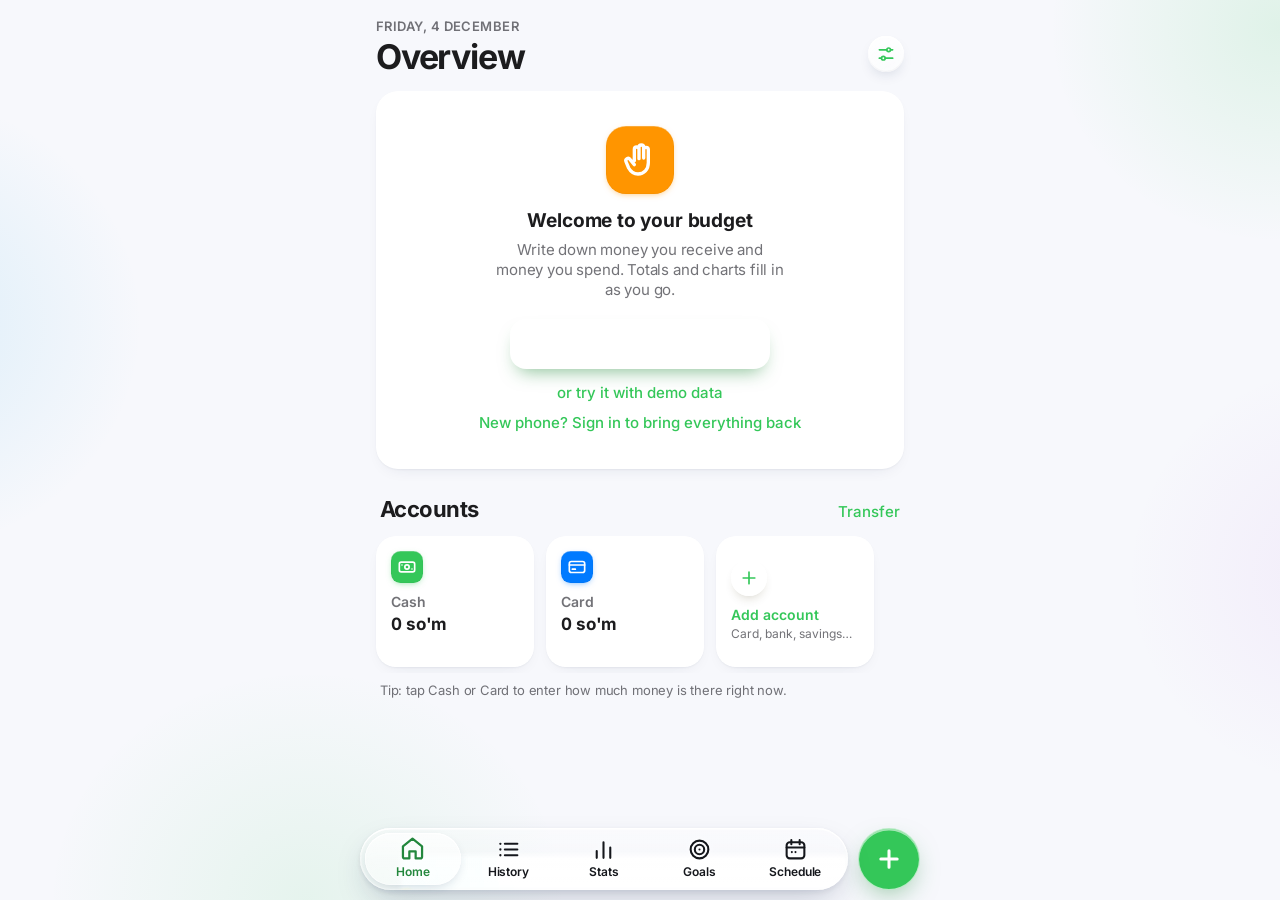
<file: index.html>
<!doctype html>
<html lang="en">
<head>
  <meta charset="utf-8">
  <meta name="viewport" content="width=device-width, initial-scale=1, maximum-scale=1, viewport-fit=cover, interactive-widget=resizes-content">
  <meta name="theme-color" content="#F7F8FC">
  <meta name="robots" content="noindex, nofollow">
  <meta name="mobile-web-app-capable" content="yes">
  <meta name="apple-mobile-web-app-capable" content="yes">
  <meta name="apple-mobile-web-app-status-bar-style" content="default">
  <title>Budget</title>
  <link rel="manifest" href="manifest.webmanifest">
  <link rel="icon" href="icons/icon-192.png">
  <link rel="apple-touch-icon" href="icons/apple-touch-icon.png">
  <link rel="preload" href="fonts/inter-latin.woff2" as="font" type="font/woff2" crossorigin>
  <link rel="stylesheet" href="tokens.css">
<link rel="stylesheet" href="style.css">
  <link rel="stylesheet" href="liquid.css">
  <link rel="stylesheet" href="bridge.css">
  <link rel="stylesheet" href="ios.css">
  <link rel="stylesheet" href="iconfx.css">
  <link rel="stylesheet" href="next.css">
  <link rel="stylesheet" href="datepick.css">
  <link rel="stylesheet" href="fix17.css">
  <link rel="stylesheet" href="fix18.css">
<link rel="stylesheet" href="fix19.css">
<link rel="stylesheet" href="bcolors.css">
  <!-- Stay upright: the installed app could otherwise start sideways or upside down. -->
  <script>try { if (localStorage.getItem('budget-look') === 'glass') document.documentElement.classList.add('glass'); } catch (e) {}</script>
  <script>try { if (localStorage.getItem('budget-hide-money') === '1') document.documentElement.classList.add('hide-money'); } catch (e) {}</script>
  <script>try { screen.orientation.lock('portrait-primary').catch(function () {}); } catch (e) {}</script>
</head>
<body>
  <div class="topbar" id="topbar"><span id="topbar-title"></span></div>
  <main id="view" class="view"></main>

  <nav class="tabbar" id="tabbar">
    <div class="tabs" id="tabs">
      <span class="tab-ind" aria-hidden="true"></span>
      <button data-act="tab" data-tab="home" aria-label="Overview">
        <svg viewBox="0 0 24 24"><path d="M3.5 10.2 12 3.5l8.5 6.7V19.5a1.5 1.5 0 0 1-1.5 1.5h-4.2v-6.2H9.2V21H5a1.5 1.5 0 0 1-1.5-1.5z"/></svg>
        <span>Home</span>
      </button>
      <button data-act="tab" data-tab="history" aria-label="History">
        <svg viewBox="0 0 24 24"><path d="M8.5 6.5h12M8.5 12h12M8.5 17.5h12"/><circle cx="4.2" cy="6.5" r="1.1" class="fill"/><circle cx="4.2" cy="12" r="1.1" class="fill"/><circle cx="4.2" cy="17.5" r="1.1" class="fill"/></svg>
        <span>History</span>
      </button>
      <button data-act="tab" data-tab="stats" aria-label="Stats">
        <svg viewBox="0 0 24 24"><path d="M5.5 20v-6.5M12 20V5M18.5 20v-10"/></svg>
        <span>Stats</span>
      </button>
      <button data-act="tab" data-tab="goals" aria-label="Goals">
        <svg viewBox="0 0 24 24"><circle cx="12" cy="12" r="8.5"/><circle cx="12" cy="12" r="4.5"/><circle cx="12" cy="12" r="1" class="fill"/></svg>
        <span>Goals</span>
      </button>
      <button data-act="tab" data-tab="schedule" aria-label="Schedule">
        <svg viewBox="0 0 24 24"><rect x="3.5" y="5" width="17" height="15.5" rx="3"/><path d="M3.5 10h17M8 3v4M16 3v4"/><circle cx="8.5" cy="14.5" r="1" class="fill"/><circle cx="12" cy="14.5" r="1" class="fill"/></svg>
        <span>Schedule</span>
      </button>
    </div>
    <button class="fab" id="fab" data-act="fab" aria-label="Add">
      <svg viewBox="0 0 24 24"><path d="M12 5v14M5 12h14"/></svg>
    </button>
  </nav>

  <div id="sheet-root"></div>
  <div id="dialog-root"></div>
  <div id="lock-root"></div>
  <div id="toast" class="toast" role="status" aria-live="polite"></div>
  <input type="file" id="import-file" accept="application/json,.json,text/plain,.txt" hidden>

  <script src="icons.js"></script>
  <script src="icons-ios.js"></script>
  <script src="icons-ios2.js"></script>
  <script src="icons-next.js"></script>
  <script src="icons-line.js"></script>
  <script src="js/keep.js"></script>
  <script src="js/account.js"></script>
  <script src="js/core.js"></script>
  <script src="js/money.js"></script>
  <script src="js/groups.js"></script>
  <script src="js/schedule.js"></script>
  <script src="js/rate.js"></script>
  <script src="js/acctui.js"></script>
  <script src="js/pics.js"></script>
  <script src="js/main.js"></script>
  <script src="js/hide.js"></script>
  <script src="js/bridge.js"></script>
  <script src="js/repeat.js"></script>
  <script src="js/safety.js"></script>
  <script src="js/split.js"></script>
  <script src="js/loans.js"></script>
  <script src="js/iconfx.js"></script>
  <script src="liquid.js"></script>
  <script src="js/palette.js"></script>
  <script src="js/next.js"></script>
  <script src="js/bio.js"></script>
  <script src="js/next3.js"></script>
  <script src="js/glass.js"></script>
  <script src="js/datepick.js"></script>
  <script src="js/tabshrink.js"></script>
  <script src="js/glassbend.js"></script>
  <script src="js/settings2.js"></script>
  <script src="js/fix17.js"></script>
<script src="js/fix19.js"></script>
<script src="js/updatenow.js"></script>
<script src="js/bcolors.js"></script>
  <script>
    // Self-repair: if nothing was drawn after 6 seconds (a broken saved copy of the app files), clear that copy once and reload. Your data is not touched.
    setTimeout(function () {
      var r = document.getElementById("view"); if (r && r.children.length) return;
      try { if (sessionStorage.getItem("selfheal")) return; sessionStorage.setItem("selfheal", "1"); } catch (e) { return; }
      (async function () {
        try { var reg = await navigator.serviceWorker.getRegistration(); if (reg) await reg.unregister(); } catch (e) { /* none */ }
        try { var ks = await caches.keys(); for (var k of ks) if (k.indexOf("budget-v") === 0 && k !== "teacher-media") await caches.delete(k); } catch (e) { /* none */ }
        location.replace(location.pathname + "?fresh=" + Date.now());
      })();
    }, 6000);
  </script>
</body>
</html>
</file>
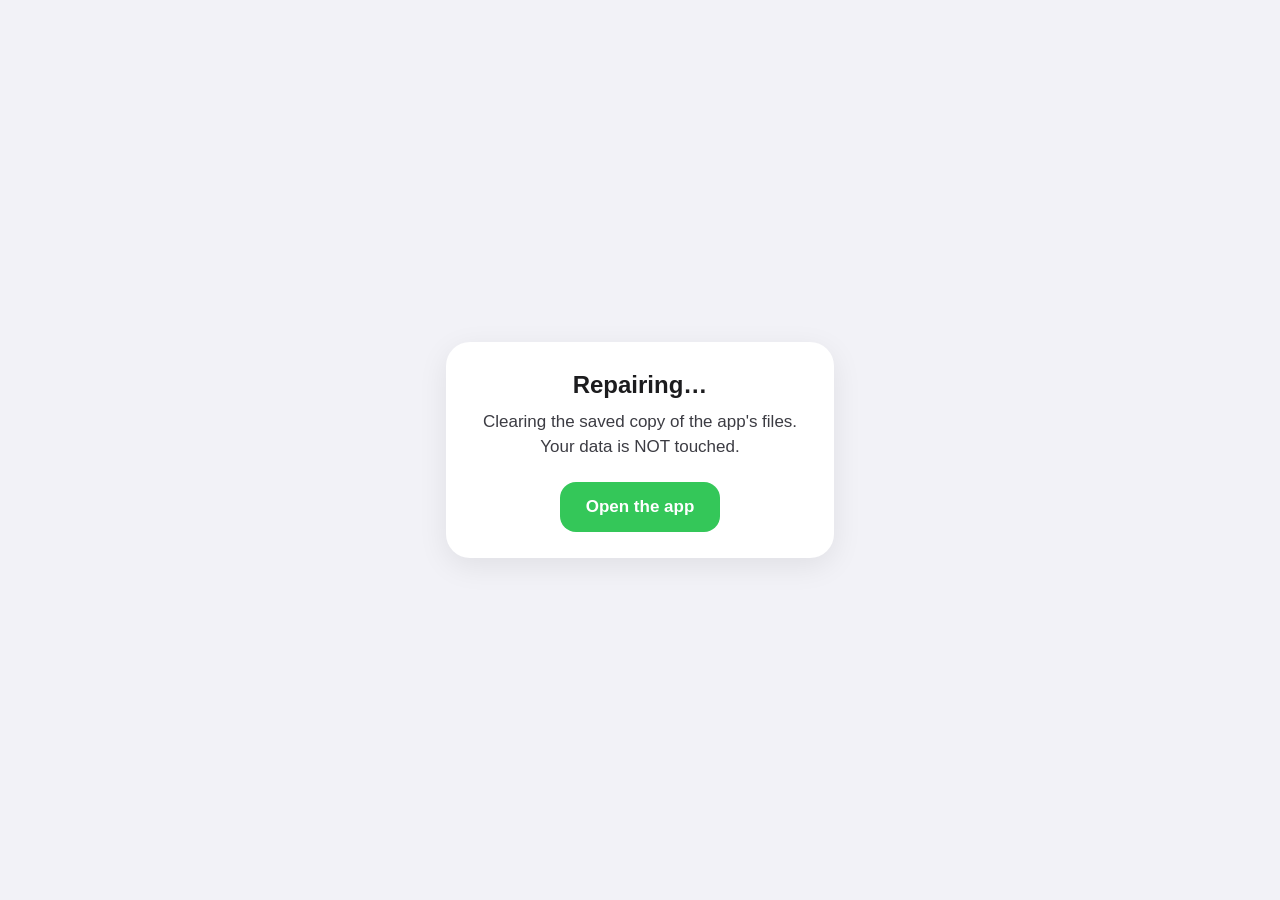
<file: reset.html>
<!doctype html>
<html lang="en">
<head>
<meta charset="utf-8">
<meta name="viewport" content="width=device-width, initial-scale=1">
<meta name="robots" content="noindex, nofollow">
<title>Repair</title>
<style>
  body { margin: 0; min-height: 100vh; display: grid; place-items: center; background: #F2F2F7; color: #1C1C1E; font: 17px/1.45 -apple-system, "Segoe UI", Roboto, sans-serif; }
  .box { max-width: 340px; margin: 24px; padding: 26px 24px; background: #fff; border-radius: 24px; text-align: center; box-shadow: 0 8px 30px rgba(0,0,0,.08); }
  h1 { margin: 0 0 8px; font-size: 24px; }
  p { margin: 8px 0; color: #3C3C43; }
  a.btn { display: inline-block; margin-top: 14px; padding: 13px 26px; border-radius: 16px; background: #34C759; color: #fff; font-weight: 600; text-decoration: none; }
  @media (prefers-color-scheme: dark) { body { background: #000; color: #fff; } .box { background: #1C1C1E; } p { color: #ebebf5; } }
</style>
</head>
<body>
<div class="box">
  <h1>Repairing…</h1>
  <p id="msg">Clearing the saved copy of the app's files. Your data is NOT touched.</p>
  <a class="btn" id="go" href="./" hidden>Open the app</a>
</div>
<script>
(async function () {
  var msg = document.getElementById('msg'), go = document.getElementById('go'), n = 0, c = 0;
  try { var regs = await navigator.serviceWorker.getRegistrations(); var here = new URL('./', location.href).href; for (var r of regs) { if (r.scope === here && (await r.unregister())) n++; } // 10 Nov 2026: only this app, the other apps on the site are left alone } catch (e) { /* no service worker */ }
  try { var keys = await caches.keys(); for (var k of keys) { if (k.indexOf('budget-') === 0 && k !== 'teacher-media' && (await caches.delete(k))) c++; } // only this app's saved files; the downloaded lesson files stay } catch (e) { /* no cache storage */ }
  document.querySelector('h1').textContent = 'Done';
  msg.textContent = 'Removed ' + n + ' old helper and ' + c + ' saved file set(s). Your notes, money and groups are still there. Opening the app…';
  go.hidden = false;
  setTimeout(function () { location.replace('./?fresh=' + Date.now()); }, 2500);
})();
</script>
</body>
</html>
</file>
<file: tokens.css>
/* THE TOKENS (10 Nov 2026) — one set of speeds, curves, corners, sizes, shadows and colors for Teacher and Budget.
   The same file is in both apps: change both. Rules: plan\SYSTEM.md. New and changed styles use these names, never raw numbers. */
:root {
  /* movement: 3 speeds, 2 curves, 1 spring */
  --t-fast: 150ms;   /* press, fade, color */
  --t-base: 300ms;   /* switches, pills, tab change, small sheets */
  --t-slow: 450ms;   /* pushed screen, full sheet */
  --ease: cubic-bezier(.32, .72, 0, 1);         /* everything that moves */
  --ease-fade: ease-out;                         /* everything that only fades */
  --ease-spring: cubic-bezier(.3, 1.35, .5, 1);  /* the one bounce: tab icon, switch thumb, swatches, glass under the finger */

  /* corners */
  --r-chip: 8px; --r-btn: 12px; --r-card: 16px; --r-sheet: 22px; --r-pill: 999px;

  /* text */
  --fs-note: 13px; --fs-sub: 15px; --fs-body: 17px; --fs-card: 20px; --fs-title: 28px; --fs-large: 34px; --fs-chart: 12px;

  /* spacing */
  --sp-1: 4px; --sp-2: 8px; --sp-3: 12px; --sp-4: 16px; --sp-5: 24px; --sp-6: 32px;

  /* the smallest thing a finger can hit */
  --tap: 44px;

  /* shadows: two only */
  --sh-card: 0 1px 2px rgba(20, 40, 80, .05), 0 6px 18px -10px rgba(20, 40, 80, .14);
  --sh-sheet: 0 -10px 40px -10px rgba(20, 40, 80, .25);

  /* colors: each means one thing */
  --c-blue: #007AFF;    /* go somewhere */
  --c-green: #34C759;   /* done, paid, present, switch on */
  --c-red: #FF3B30;     /* delete, canceled, absent, not paid */
  --c-orange: #FF9500;  /* waiting, postponed, warning */
  --c-gray: #8E8E93; --c-gray-line: #C7C7CC; --c-gray-bg: #F2F2F7;

  /* glass (Look = Glass): only on what floats */
  --glass-bg: rgba(255, 255, 255, .16);
  --glass-bg-strong: rgba(255, 255, 255, .30);
  --glass-blur: blur(6px) saturate(1.7);
  --glass-rim: inset 0 1.5px 0 rgba(255, 255, 255, .95), inset 1px 0 0 rgba(255, 255, 255, .5), inset -1px 0 0 rgba(255, 255, 255, .35), inset 0 0 0 .6px rgba(255, 255, 255, .6), inset 0 -1.5px 1px rgba(20, 30, 60, .10), inset 0 10px 14px -10px rgba(255, 255, 255, .7);
  --glass-shadow: 0 10px 30px -8px rgba(20, 40, 80, .22), 0 2px 6px rgba(20, 40, 80, .06);
}
</file>
<file: style.css>
/* Inter (SIL Open Font License, fonts/OFL.txt), stored with the app so nothing waits for Google. */
@font-face { font-family: "Inter"; font-style: normal; font-weight: 100 900; font-display: swap; src: url("fonts/inter-cyrillic-ext.woff2") format("woff2"); unicode-range: U+0460-052F, U+1C80-1C8A, U+20B4, U+2DE0-2DFF, U+A640-A69F, U+FE2E-FE2F; }
@font-face { font-family: "Inter"; font-style: normal; font-weight: 100 900; font-display: swap; src: url("fonts/inter-cyrillic.woff2") format("woff2"); unicode-range: U+0301, U+0400-045F, U+0490-0491, U+04B0-04B1, U+2116; }
@font-face { font-family: "Inter"; font-style: normal; font-weight: 100 900; font-display: swap; src: url("fonts/inter-latin-ext.woff2") format("woff2"); unicode-range: U+0100-02BA, U+02BD-02C5, U+02C7-02CC, U+02CE-02D7, U+02DD-02FF, U+0304, U+0308, U+0329, U+1D00-1DBF, U+1E00-1E9F, U+1EF2-1EFF, U+2020, U+20A0-20AB, U+20AD-20C0, U+2113, U+2C60-2C7F, U+A720-A7FF; }
@font-face { font-family: "Inter"; font-style: normal; font-weight: 100 900; font-display: swap; src: url("fonts/inter-latin.woff2") format("woff2"); unicode-range: U+0000-00FF, U+0131, U+0152-0153, U+02BB-02BC, U+02C6, U+02DA, U+02DC, U+0304, U+0308, U+0329, U+2000-206F, U+20AC, U+2122, U+2191, U+2193, U+2212, U+2215, U+FEFF, U+FFFD; }

/* ---------- Tokens ---------- */
:root {
  color-scheme: light;
  --geo-ring: rgba(255,204,0,.55);
  --geo-t2: rgba(12,129,123,.2);
  --geo-g2: rgba(52,199,89,.25);
  --geo-y2: rgba(255,204,0,.35);
  --geo-t: rgba(12,129,123,.5);
  --geo-g: rgba(52,199,89,.6);
  --geo-y: rgba(255,204,0,.8);
  --bg: #F5F1E6;
  --card: #FFFFFF;
  --elev: #FFFFFF;
  --seg-on: #FFFFFF;
  --fill: rgba(127,101,69,.08);
  --fill-2: rgba(127,101,69,.05);
  --text: #1D1B16;
  --text-2: rgba(29, 27, 22, .6);
  --text-3: rgba(29, 27, 22, .3);
  --sep: rgba(29, 27, 22, .12);
  --accent: #248A3D;
  --accent-soft: rgba(52,199,89,.15);
  --in: #34C759;           /* chart: money in  (validated pair) */
  --out: #FF3B30;          /* chart: money out */
  --in-text: #0C817B;      /* readable green for +amounts */
  --danger: #FF3B30;
  --good: #248A3D;
  --warn: #FF9500;
  --grid: #ECE6D8;
  --axis: #D2CBBB;
  --muted: #8E887A;
  --bar: #FFFDF8; /* solid bars: a live blur behind them made scrolling stutter on phones */
  --overlay: rgba(0, 0, 0, .32);
  --shadow: 0 1px 2px rgba(0, 0, 0, .04), 0 4px 16px rgba(0, 0, 0, .04);
  --r: 16px;
  --font: "Inter", -apple-system, system-ui, "Segoe UI", Roboto, sans-serif;
}
@media (prefers-color-scheme: dark) {
  :root:not([data-theme="light"]) {
    color-scheme: dark;
    --geo-ring: rgba(255,204,0,.38);
    --geo-t2: rgba(12,129,123,.22);
    --geo-g2: rgba(52,199,89,.18);
    --geo-y2: rgba(255,204,0,.18);
    --geo-t: rgba(12,129,123,.5);
    --geo-g: rgba(52,199,89,.45);
    --geo-y: rgba(255,204,0,.5);
    --bg: #13120F;
    --card: #1F1D18;
    --elev: #2A2721;
    --seg-on: #4A463D;
    --fill: rgba(255,247,215,.09);
    --fill-2: rgba(255,247,215,.05);
    --text: #F5F0E4;
    --text-2: rgba(245, 240, 228, .62);
    --text-3: rgba(245, 240, 228, .3);
    --sep: rgba(255,247,215,.12);
    --accent: #34C759;
    --accent-soft: rgba(52,199,89,.18);
    --in: #248A3D;
    --out: #C93400;
    --in-text: #34C759;
    --danger: #FF3B30;
    --warn: #FF9500;
    --grid: #2A2721;
    --axis: #3A362E;
    --bar: rgb(31, 29, 24);
    --overlay: rgba(0, 0, 0, .55);
    --shadow: none;
  }
}
:root[data-theme="dark"] {
  color-scheme: dark;
  --geo-ring: rgba(255,204,0,.38);
  --geo-t2: rgba(12,129,123,.22);
  --geo-g2: rgba(52,199,89,.18);
  --geo-y2: rgba(255,204,0,.18);
  --geo-t: rgba(12,129,123,.5);
  --geo-g: rgba(52,199,89,.45);
  --geo-y: rgba(255,204,0,.5);
  --bg: #13120F;
  --card: #1F1D18;
  --elev: #2A2721;
  --seg-on: #4A463D;
  --fill: rgba(255,247,215,.09);
  --fill-2: rgba(255,247,215,.05);
  --text: #F5F0E4;
  --text-2: rgba(245, 240, 228, .62);
  --text-3: rgba(245, 240, 228, .3);
  --sep: rgba(255,247,215,.12);
  --accent: #34C759;
  --accent-soft: rgba(52,199,89,.18);
  --in: #248A3D;
  --out: #C93400;
  --in-text: #34C759;
  --danger: #FF3B30;
  --warn: #FF9500;
  --grid: #2A2721;
  --axis: #3A362E;
  --bar: rgb(31, 29, 24);
  --overlay: rgba(0, 0, 0, .55);
  --shadow: none;
}

/* ---------- Base ---------- */
* { box-sizing: border-box; -webkit-tap-highlight-color: transparent; }
html { background: var(--bg); }
body {
  margin: 0;
  background: var(--bg);
  color: var(--text);
  font: 400 16px/1.35 var(--font);
  font-feature-settings: "cv11", "ss01";
  -webkit-font-smoothing: antialiased;
  overscroll-behavior-y: contain;
  min-height: 100vh;
}
button { font: inherit; color: inherit; background: none; border: 0; padding: 0; cursor: pointer; }
input, textarea, select { font: inherit; color: inherit; }
svg { display: block; }
.num { font-variant-numeric: tabular-nums; }

.view {
  max-width: 560px;
  margin: 0 auto;
  padding: calc(env(safe-area-inset-top) + 12px) 16px calc(env(safe-area-inset-bottom) + 118px);
  animation: fade .25s ease;
}
@keyframes fade { from { opacity: 0; transform: translateY(4px); } to { opacity: 1; transform: none; } }

/* ---------- Compact top bar (appears on scroll) ---------- */
.topbar {
  position: fixed; inset: 0 0 auto 0; z-index: 20;
  height: calc(env(safe-area-inset-top) + 44px);
  padding-top: env(safe-area-inset-top);
  display: flex; align-items: center; justify-content: center;
  font-weight: 600; font-size: 16px;
  background: var(--bar);
  border-bottom: .5px solid var(--sep);
  opacity: 0; pointer-events: none; transition: opacity .2s;
}
.topbar.show { opacity: 1; }

/* ---------- Large title header ---------- */
.lt { display: flex; align-items: flex-end; justify-content: space-between; gap: 12px; margin: 6px 0 16px; min-height: 52px; }
.lt h1 { margin: 0; font-size: 32px; line-height: 1.1; font-weight: 800; letter-spacing: -.025em; }
.eyebrow { font-size: 13px; font-weight: 600; color: var(--text-2); text-transform: uppercase; letter-spacing: .02em; margin-bottom: 3px; }
.lt-right { display: flex; align-items: center; gap: 10px; padding-bottom: 3px; }
.icon-btn {
  width: 36px; height: 36px; border-radius: 50%;
  display: grid; place-items: center;
  background: var(--fill); color: var(--accent);
}
.icon-btn svg { width: 20px; height: 20px; fill: none; stroke: currentColor; stroke-width: 2; stroke-linecap: round; stroke-linejoin: round; }
.icon-btn.solid { background: var(--accent); color: #fff; }
.icon-btn:active { opacity: .6; }

/* ---------- Segmented control ---------- */
.seg { position: relative; display: flex; background: var(--fill); border-radius: 10px; padding: 2px; isolation: isolate; }
.seg button {
  flex: 1; padding: 6px 12px; border-radius: 7px;
  font-size: 13px; font-weight: 600; white-space: nowrap;
  transition: background .2s;
}
.seg button { position: relative; z-index: 1; transition: color .2s, opacity .2s; }
.seg button:active { opacity: .6; }
.seg-thumb {
  position: absolute; z-index: 0; top: 2px; bottom: 2px; left: 2px;
  width: calc((100% - 4px) / var(--n)); border-radius: 8px;
  background: var(--seg-on); box-shadow: 0 3px 8px rgba(0, 0, 0, .12), 0 3px 1px rgba(0, 0, 0, .04);
  transform: translateX(calc(var(--i) * 100%));
  animation: seg-slide .38s cubic-bezier(.3, .8, .25, 1);
}
@keyframes seg-slide { from { transform: translateX(calc(var(--from) * 100%)); } }
/* Press and slide along a segmented control too */
.seg { touch-action: pan-y; -webkit-user-select: none; user-select: none; }
.seg-thumb { transition: transform .32s cubic-bezier(.3, 1.2, .5, 1); }
.seg.sliding .seg-thumb { transition: none; box-shadow: 0 5px 14px rgba(0, 0, 0, .16), 0 3px 1px rgba(0, 0, 0, .04); }
.seg.seg-lg button { padding: 8px 12px; font-size: 14px; }
.seg.sm button { padding: 5px 10px; font-size: 12px; }
.seg.full { width: 100%; }

/* ---------- Cards & sections ---------- */
.card { background: var(--card); border-radius: var(--r); padding: 16px; box-shadow: var(--shadow); }
.view > .card + .card { margin-top: 12px; }
.stack > * + * { margin-top: 12px; }
.sec-head { display: flex; align-items: baseline; justify-content: space-between; margin: 26px 4px 10px; }
.sec-head h2 { margin: 0; font-size: 21px; font-weight: 700; letter-spacing: -.015em; }
.link { color: var(--accent); font-size: 15px; font-weight: 500; }
.link:active { opacity: .5; }
.card-title { font-size: 17px; font-weight: 700; letter-spacing: -.01em; margin-bottom: 2px; }
.card-sub { font-size: 13px; color: var(--text-2); }
.muted { color: var(--text-2); }

/* ---------- Balance card ---------- */
.label { font-size: 13px; font-weight: 600; color: var(--text-2); }
.hero { font-size: 40px; font-weight: 700; letter-spacing: -.03em; line-height: 1.1; margin: 4px 0 6px; word-break: break-word; }
.hero small { font-size: 20px; font-weight: 600; color: var(--text-2); letter-spacing: -.01em; margin-left: 7px; }
.hero-meta { display: flex; flex-wrap: wrap; gap: 4px 14px; font-size: 13px; color: var(--text-2); }
.hero-meta b { color: var(--text); font-weight: 600; }
.hero-meta .apart-note { display: inline-flex; align-items: center; gap: 5px; }
.hero-meta .apart-note .gl { width: 14px; height: 14px; flex-shrink: 0; }
.chart { position: relative; margin: 14px -4px 0; touch-action: pan-y; user-select: none; -webkit-user-select: none; }
.chart svg text { font: 500 12px var(--font); fill: var(--muted); font-variant-numeric: tabular-nums; }
.chart svg text.cur { fill: var(--text); font-weight: 700; }
.ranges { margin-top: 10px; }
.tip {
  position: absolute; top: -6px; z-index: 2; pointer-events: none;
  background: var(--elev); color: var(--text);
  border-radius: 10px; padding: 7px 10px;
  font-size: 12px; line-height: 1.35; white-space: nowrap;
  box-shadow: 0 4px 18px rgba(0, 0, 0, .14), 0 0 0 .5px var(--sep);
  opacity: 0; transform: translateY(4px); transition: opacity .12s, transform .12s;
}
.tip.show { opacity: 1; transform: none; }
.tip .t-date { color: var(--text-2); font-weight: 500; }
.tip .t-row { display: flex; align-items: center; gap: 6px; font-weight: 600; font-variant-numeric: tabular-nums; }
.key { width: 8px; height: 8px; border-radius: 2px; display: inline-block; flex: none; }
.key.in { background: var(--in); }
.key.out { background: var(--out); }
.key.line { width: 12px; height: 2px; border-radius: 1px; background: var(--accent); }
.legend { display: flex; gap: 14px; font-size: 12px; color: var(--text-2); font-weight: 500; margin-top: 8px; }
.legend span { display: inline-flex; align-items: center; gap: 6px; }

/* ---------- Stat tiles ---------- */
.tiles { display: grid; grid-template-columns: 1fr 1fr; gap: 12px; margin-top: 12px; }
.tiles > .card { margin-top: 0; }
.sec-head + .tiles { margin-top: 0; }

/* ---------- Lists ---------- */
.group { background: var(--card); border-radius: var(--r); overflow: hidden; box-shadow: var(--shadow); }
.row { display: flex; align-items: center; gap: 12px; padding: 10px 16px; min-height: 56px; position: relative; width: 100%; text-align: left; }
.row + .row::before { content: ""; position: absolute; top: 0; left: 64px; right: 0; height: .5px; background: var(--sep); }
.group.plain .row + .row::before { left: 16px; }
button.row:active, .row.tap:active { background: var(--fill-2); }
.row-main { flex: 1; min-width: 0; }
.row-title { font-size: 16px; font-weight: 500; overflow: hidden; overflow-wrap: anywhere; display: -webkit-box; -webkit-box-orient: vertical; -webkit-line-clamp: 2; line-clamp: 2; }
.row-sub { font-size: 13px; color: var(--text-2); white-space: nowrap; overflow: hidden; text-overflow: ellipsis; margin-top: 1px; }
.row-amt { font-size: 16px; font-weight: 600; white-space: nowrap; text-align: right; }
.row-amt.in { color: var(--in-text); }
.row-amt.neutral { color: var(--text-2); font-weight: 500; }
.row-amt small { display: block; font-size: 12px; font-weight: 500; color: var(--text-2); }
.chev { width: 14px; height: 14px; fill: none; stroke: var(--text-3); stroke-width: 2.4; stroke-linecap: round; stroke-linejoin: round; flex: none; }
/* Icon tiles: white line icon on a softly graded colour square (iOS Settings style) */
.ic {
  width: 38px; height: 38px; border-radius: 10px; flex: none;
  display: grid; place-items: center;
  background: linear-gradient(180deg, color-mix(in srgb, var(--c, #8E8E93) 70%, #fff), var(--c, #8E8E93));
  box-shadow: inset 0 0 0 .5px rgba(0, 0, 0, .06), 0 1px 2px color-mix(in srgb, var(--c, #8E8E93) 30%, transparent);
  color: #fff;
}
.ic svg { width: 22px; height: 22px; fill: none; stroke: #fff; stroke-width: 2; stroke-linecap: round; stroke-linejoin: round; }
.ic svg .f { fill: #fff; stroke: none; }
.ic.xs { width: 24px; height: 24px; border-radius: 7px; }
.ic.xs svg { width: 15px; height: 15px; stroke-width: 2.3; }
.ic.sm { width: 32px; height: 32px; border-radius: 9px; }
.ic.sm svg { width: 19px; height: 19px; }
.ic.lg { width: 50px; height: 50px; border-radius: 14px; }
.ic.lg svg { width: 28px; height: 28px; stroke-width: 1.9; }
.ic.xl { width: 68px; height: 68px; border-radius: 19px; }
.ic.xl svg { width: 38px; height: 38px; stroke-width: 1.8; }
.ic.letter { font-size: 16px; font-weight: 700; color: #fff; }
.gl { width: 20px; height: 20px; fill: none; stroke: currentColor; stroke-width: 2; stroke-linecap: round; stroke-linejoin: round; flex: none; }
.gl .f { fill: currentColor; stroke: none; }
.gl.big { width: 40px; height: 40px; stroke-width: 1.8; margin: 0 auto; }
.ring .gl { width: 22px; height: 22px; }
.day-head { display: flex; justify-content: space-between; font-size: 13px; font-weight: 600; color: var(--text-2); margin: 20px 4px 8px; }
.day-head span:first-child { text-transform: uppercase; letter-spacing: .02em; }
.day-head:first-child { margin-top: 4px; }
/* Long History lists: days scrolled far away are not laid out or painted until they come near */
/* (no content-visibility here: rows drawn only when they scroll into view made scrolling stutter) */

/* ---------- Empty states ---------- */
.empty { text-align: center; padding: 34px 20px; }
.empty .big { display: flex; justify-content: center; margin-bottom: 14px; }
.empty h3 { margin: 0 0 6px; font-size: 19px; font-weight: 700; }
.empty p { margin: 0 auto 18px; max-width: 290px; font-size: 15px; color: var(--text-2); }
.empty .btn { max-width: 260px; margin: 0 auto; }
.empty .link { display: inline-block; margin-top: 14px; }

/* ---------- Buttons ---------- */
.btn { display: flex; align-items: center; justify-content: center; gap: 8px; width: 100%; height: 50px; border-radius: 14px; background: var(--accent); color: #fff; font-size: 17px; font-weight: 600; }
.btn:active { opacity: .75; transform: scale(.99); }
.btn.soft { background: var(--accent-soft); color: var(--accent); }
.btn.danger { background: color-mix(in srgb, var(--danger) 14%, transparent); color: var(--danger); }
.btn.grey { background: var(--fill); color: var(--text); }
.btn[disabled] { opacity: .4; pointer-events: none; }
.btn-row { display: flex; gap: 10px; }

/* ---------- Search & filters ---------- */
.search { display: flex; align-items: center; gap: 6px; background: var(--fill); border-radius: 11px; padding: 0 10px; height: 38px; }
.search svg { width: 17px; height: 17px; fill: none; stroke: var(--text-2); stroke-width: 2.2; stroke-linecap: round; flex: none; }
.search input { flex: 1; border: 0; outline: 0; background: none; font-size: 16px; min-width: 0; }
.search input::placeholder { color: var(--text-2); }
.filters { display: flex; gap: 10px; margin: 12px 0 8px; }
.filters .seg { flex: 1; }

/* ---------- Goals ---------- */
.strip { display: flex; gap: 12px; overflow-x: auto; margin: 0 -16px; padding: 2px 16px 6px; scroll-snap-type: x mandatory; scroll-padding: 0 16px; scrollbar-width: none; }
.strip::-webkit-scrollbar { display: none; }
.goal-mini { flex: 0 0 148px; scroll-snap-align: start; text-align: left; padding: 14px; }
.goal-mini .gm-name { font-size: 15px; font-weight: 600; margin-top: 10px; white-space: nowrap; overflow: hidden; text-overflow: ellipsis; }
.goal-mini .gm-sub { font-size: 12px; color: var(--text-2); margin-top: 2px; white-space: nowrap; overflow: hidden; text-overflow: ellipsis; }
.goal-mini.add { display: flex; flex-direction: column; align-items: flex-start; justify-content: space-between; color: var(--accent); background: var(--card); }
.ring { position: relative; flex: none; }
.ring .ring-txt { position: absolute; inset: 0; display: grid; place-items: center; font-weight: 700; font-size: 13px; }
.ring .emoji { font-size: 22px; }
.goal-card { display: block; width: 100%; text-align: left; }
.goal-card:active { transform: scale(.99); }
.gc-top { display: flex; align-items: center; gap: 12px; }
.gc-name { font-size: 17px; font-weight: 700; letter-spacing: -.01em; }
.gc-date { font-size: 13px; color: var(--text-2); margin-top: 1px; }
.meter { height: 8px; border-radius: 4px; background: var(--accent-soft); margin: 14px 0 8px; overflow: hidden; }
.meter i { display: block; height: 100%; border-radius: 4px; background: var(--accent); transform-origin: left; animation: fill-x .9s cubic-bezier(.2, .8, .2, 1) backwards; }
.meter.tint { background: color-mix(in srgb, var(--mc) 18%, transparent); }
.meter.tint i { background: var(--mc); }
.meter.done i { background: var(--good); }
.gc-nums { display: flex; flex-wrap: wrap; justify-content: space-between; align-items: baseline; gap: 2px 12px; font-size: 14px; }
.gc-nums > * { min-width: 0; }
.gc-nums > :last-child:not(:first-child) { margin-left: auto; text-align: right; }
.gc-nums b { font-size: 16px; font-weight: 700; }
.gc-pace { display: flex; align-items: center; gap: 8px; margin-top: 12px; padding-top: 12px; border-top: .5px solid var(--sep); font-size: 13px; color: var(--text-2); }
.gc-pace b { color: var(--text); font-weight: 600; }
.gc-pace .gl { width: 16px; height: 16px; color: var(--text-2); }
.chip { display: inline-flex; align-items: center; gap: 5px; font-size: 12px; font-weight: 600; padding: 3px 9px; border-radius: 20px; white-space: nowrap; }
.chip.good { background: color-mix(in srgb, var(--good) 15%, transparent); color: var(--in-text); }
.chip.warn { background: color-mix(in srgb, var(--warn) 18%, transparent); color: var(--text); }
.chip.info { background: var(--accent-soft); color: var(--accent); }
/* 17 Nov 2026: a paused goal (grey = switched off, not good and not late) and the red bin in the Categories list */
.chip.off { background: var(--fill); color: var(--text-2); }
.goal-card.paused .g3, .goal-card.paused .g3-leg, .goal-card.paused .gc-top .ic { opacity: .45; }
.cat-del { flex: none; width: 40px; height: 44px; display: grid; place-items: center; color: var(--danger); }
.cat-del .gl { width: 20px; height: 20px; }
.cat-del:active { transform: scale(.88); }

/* ---------- Stats ---------- */
.period-nav { display: flex; align-items: center; justify-content: space-between; margin: 14px 0 12px; }
.period-nav .pn-title { font-size: 17px; font-weight: 700; }
.period-nav .icon-btn[disabled] { opacity: .3; pointer-events: none; }
.sl-row { display: flex; align-items: center; justify-content: space-between; gap: 12px; padding: 5px 0; }
.sl-label { display: flex; align-items: center; gap: 8px; flex: 1 1 0; min-width: 0; font-size: 15px; font-weight: 500; }
.sl-row b { font-size: 17px; font-weight: 700; letter-spacing: -.01em; white-space: nowrap; flex: none; }
.sl-row.total { border-top: .5px solid var(--sep); margin-top: 6px; padding-top: 11px; }
.sl-row.total b { font-size: 20px; }
.rate-line { margin-top: 12px; padding-top: 12px; border-top: .5px solid var(--sep); font-size: 13px; color: var(--text-2); }
.rate-line b { color: var(--text); }
.brk { display: flex; align-items: center; gap: 12px; padding: 9px 0; }
.brk + .brk { border-top: .5px solid var(--sep); }
.brk-main { flex: 1; min-width: 0; }
.brk-top { display: flex; justify-content: space-between; gap: 8px; font-size: 15px; }
.brk-top .n { font-weight: 500; white-space: nowrap; overflow: hidden; text-overflow: ellipsis; }
.brk-top .a { font-weight: 600; white-space: nowrap; }
.brk-bar { display: flex; align-items: center; gap: 8px; margin-top: 6px; }
.brk-bar i { display: block; transform-origin: left; height: 6px; border-radius: 0 3px 3px 0; min-width: 3px; animation: fill-x .8s cubic-bezier(.2, .8, .2, 1) backwards; }
.brk-bar i.out { background: var(--out); }
.brk-bar i.in { background: var(--in); }
.brk-bar span { font-size: 12px; color: var(--text-2); font-variant-numeric: tabular-nums; }

/* ---------- Tab bar: floating pill + round add button ---------- */
.tabbar {
  position: fixed; z-index: 30; left: 50%; transform: translateX(-50%);
  bottom: calc(env(safe-area-inset-bottom) + 10px);
  width: min(560px, calc(100% - 24px));
  display: flex; align-items: center; gap: 10px;
}
.tabs {
  --n: 5;
  position: relative; flex: 1; height: 62px; display: flex; padding: 5px;
  border-radius: 31px;
  background: var(--bar);
  box-shadow: 0 10px 30px rgba(0, 0, 0, .14), 0 1px 3px rgba(0, 0, 0, .06), inset 0 0 0 .5px var(--sep);
}
.tab-ind {
  position: absolute; top: 5px; bottom: 5px; left: 5px;
  width: calc((100% - 10px) / var(--n)); border-radius: 26px;
  background: var(--accent-soft);
  transform: translateX(calc(var(--i, 0) * 100%));
  transition: transform .45s cubic-bezier(.3, 1.25, .45, 1);
}
.tabs button {
  position: relative; flex: 1; min-width: 0;
  display: flex; flex-direction: column; align-items: center; justify-content: center; gap: 2px;
  color: var(--muted); font-size: 12px; font-weight: 600; border-radius: 26px;
  transition: color .25s;
}
.tabs button svg { width: 25px; height: 25px; fill: none; stroke: currentColor; stroke-width: 1.9; stroke-linecap: round; stroke-linejoin: round; transition: transform .35s cubic-bezier(.3, 1.4, .5, 1); }
.tabs button svg .fill { fill: currentColor; stroke: none; }
.tabs button span { white-space: nowrap; }
.tabs button.on { color: var(--accent); }
.tabs button.on svg { transform: translateY(-1px) scale(1.08); }
.tabs button:active svg { transform: scale(.88); }
.fab {
  flex: none; width: 62px; height: 62px; border-radius: 50%;
  display: grid; place-items: center;
  background: linear-gradient(180deg, color-mix(in srgb, var(--accent) 80%, #fff), var(--accent));
  box-shadow: 0 10px 26px color-mix(in srgb, var(--accent) 45%, transparent), 0 2px 4px rgba(0, 0, 0, .1);
  transition: transform .25s cubic-bezier(.3, 1.4, .5, 1);
}
.fab svg { width: 28px; height: 28px; fill: none; stroke: #fff; stroke-width: 2.6; stroke-linecap: round; }
.fab:active { transform: scale(.9); }
/* Press and slide along the bar: the highlight follows the finger */
.tabbar { -webkit-user-select: none; user-select: none; -webkit-touch-callout: none; }
.tabs { touch-action: none; }
.tab-ind { transition: transform .45s cubic-bezier(.3, 1.25, .45, 1), background .25s; }
.tabs.sliding .tab-ind { transition: background .2s; background: color-mix(in srgb, var(--accent) 22%, transparent); box-shadow: 0 6px 18px color-mix(in srgb, var(--accent) 22%, transparent); }
.tabs.sliding button.on:not(.over) { color: var(--muted); }
.tabs.sliding button.on:not(.over) svg { transform: none; }
.tabs.sliding button.over { color: var(--accent); }
.tabs.sliding button.over svg { transform: translateY(-1px) scale(1.12); }

/* ---------- Sheets ---------- */
/* a row that was just added fades in where it belongs (see animateChange in core.js) */
/* the automatic dollar rate in Settings */
.rate-sub { display: block; font-size: 13px; color: var(--text-2); margin-top: 1px; }
.rate-now b { margin-left: auto; font-size: 17px; }
.rate-when { font-size: 12px; text-align: right; max-width: 60%; line-height: 1.3; }
.appear { animation: appear .4s cubic-bezier(.2, .9, .3, 1) both; }
@keyframes appear { from { opacity: 0; transform: translateY(-8px) scale(.97); } }
.overlay { position: fixed; inset: 0; background: var(--overlay); opacity: 0; transition: opacity .3s; z-index: 40; touch-action: none; }
.sheet { overscroll-behavior: contain; }
.sheet-grab, .sheet-head { touch-action: none; }
.overlay.show { opacity: 1; }
.sheet {
  position: fixed; left: 0; right: 0; bottom: 0; z-index: 41;
  max-width: 560px; margin: 0 auto;
  max-height: calc(100% - env(safe-area-inset-top) - 44px);
  background: var(--bg);
  border-radius: 24px 24px 0 0;
  display: flex; flex-direction: column;
  transform: translateY(100%);
  transition: transform .42s cubic-bezier(.32, .72, 0, 1);
  box-shadow: 0 -6px 30px rgba(0, 0, 0, .12);
}
.sheet.show { transform: none; }
.sheet { will-change: transform; }
.sheet.dragging { transition: none; }
.sheet-grab { padding: 8px 0 2px; display: grid; place-items: center; touch-action: none; cursor: grab; }
.sheet-grab i { width: 36px; height: 5px; border-radius: 3px; background: var(--text-3); }
.sheet-head { display: grid; grid-template-columns: 1fr auto 1fr; align-items: center; padding: 8px 16px 10px; touch-action: none; }
.sheet-head h3 { margin: 0; font-size: 17px; font-weight: 700; text-align: center; min-width: 0; max-width: min(54vw, 340px); white-space: nowrap; overflow: hidden; text-overflow: ellipsis; }
.sheet-head .l { justify-self: start; }
.sheet-head .r { justify-self: end; font-weight: 700; }
.sheet-head button { color: var(--accent); font-size: 17px; padding: 6px 0; }
.sheet-head button[disabled] { opacity: .35; }
.sheet-body { flex: 1 1 auto; min-height: 0; overflow-y: auto; padding: 4px 16px calc(env(safe-area-inset-bottom) + 28px); overscroll-behavior: contain; }

/* ---------- Form ---------- */
.amount-box { text-align: center; padding: 14px 0 6px; }

/* A screenshot kept with an entry (js/pics.js) */
.pic-row { gap: 8px; }
.pic-row .pill-btn { margin: 0; }
.pic-row.pic-in .pic-thumb, .pic-row.pic-in .pill-btn { animation: pop .3s ease; }
.pic-thumb { width: 30px; height: 40px; margin: -6px 0; border-radius: 6px; overflow: hidden; background: var(--fill); box-shadow: inset 0 0 0 .5px rgba(0, 0, 0, .12); flex: none; }
.pic-thumb img { width: 100%; height: 100%; object-fit: cover; object-position: top; display: block; }
.pic-thumb img:not([src]) { visibility: hidden; }
.pic-thumb.missing { opacity: .4; }
.pic-x { width: 30px; height: 30px; border-radius: 50%; display: grid; place-items: center; background: var(--fill); color: var(--danger); flex: none; }
.pic-x .gl { width: 16px; height: 16px; stroke-width: 2.4; }
.row-title .pic-mark { display: inline-block; width: 15px; height: 15px; margin-left: 6px; vertical-align: -2px; color: var(--text-3); }
.pic-view { position: fixed; inset: 0; z-index: 200; background: rgba(0, 0, 0, .92); display: flex; flex-direction: column; opacity: 0; transition: opacity .25s ease; }
.pic-view.show { opacity: 1; }
.pic-scroll { flex: 1; overflow: auto; overscroll-behavior: contain; padding: calc(env(safe-area-inset-top) + 12px) 12px 12px; }
.pic-scroll img { display: block; width: 100%; max-width: 560px; margin: 0 auto; border-radius: 10px; transform: scale(.96); transition: transform .3s cubic-bezier(.2, .9, .3, 1); }
.pic-view.show .pic-scroll img { transform: none; }
.pic-bar { display: flex; gap: 10px; padding: 10px 16px calc(env(safe-area-inset-bottom) + 14px); }
.pic-bar button { flex: 1; display: inline-flex; align-items: center; justify-content: center; gap: 8px; padding: 13px; border-radius: 14px; background: rgba(255, 255, 255, .14); color: #fff; font-size: 16px; font-weight: 600; }
.pic-bar button:last-child { background: var(--accent); }
.pic-bar .gl { width: 19px; height: 19px; }
.amount-input { border: 0; outline: 0; background: none; text-align: center; font-size: 46px; font-weight: 700; letter-spacing: -.03em; width: 100%; max-width: 330px; padding: 0; caret-color: var(--accent); }
.amount-input::placeholder { color: var(--text-3); }
.cur-pill { display: inline-flex; margin-top: 8px; }
.form-label { font-size: 13px; font-weight: 600; color: var(--text-2); text-transform: uppercase; letter-spacing: .02em; margin: 22px 4px 8px; }
.field { display: flex; align-items: center; gap: 12px; min-height: 50px; padding: 0 16px; }
.field > span { font-size: 16px; flex: none; min-width: 64px; }
.field > .ic, .field > .tick, .field > .day-dot { min-width: 0; }
.field input, .field textarea { flex: 1; min-width: 0; border: 0; outline: 0; background: none; font-size: 16px; text-align: right; padding: 12px 0; }
.field input::placeholder, .field textarea::placeholder { color: var(--text-3); }
.field input[type="date"] { text-align: right; min-height: 44px; }
.field input[type="date"]::-webkit-date-and-time-value { text-align: right; }
.quick { display: flex; gap: 8px; overflow-x: auto; padding: 10px 0 6px; margin: 0 -16px -6px; padding-left: 16px; padding-right: 16px; scrollbar-width: none; }
.quick::-webkit-scrollbar { display: none; }
.quick button { flex: none; background: var(--card); border-radius: 20px; padding: 7px 13px; font-size: 14px; font-weight: 500; box-shadow: var(--shadow); }
.quick button.on { background: var(--accent); color: #fff; }
.cats { display: grid; grid-template-columns: repeat(4, 1fr); gap: 14px 6px; background: var(--card); border-radius: var(--r); padding: 16px 8px; }
.cat { display: flex; flex-direction: column; align-items: center; gap: 6px; font-size: 12px; font-weight: 500; color: var(--text-2); text-align: center; line-height: 1.2; }
.cat .ic { transition: transform .15s; }
.cat.on { color: var(--text); font-weight: 600; }
.cat.on .ic { box-shadow: 0 0 0 2.5px var(--card), 0 0 0 4.5px var(--accent); }
.cat:active .ic { transform: scale(.92); }
.emojis { display: grid; grid-template-columns: repeat(6, 1fr); gap: 8px; background: var(--card); border-radius: var(--r); padding: 12px; }
.emojis button { display: grid; place-items: center; padding: 5px 0; border-radius: 13px; }
.emojis button .ic { transition: transform .15s; }
.emojis button.on .ic { box-shadow: 0 0 0 2.5px var(--card), 0 0 0 4.5px var(--accent); }
.emojis button:active .ic { transform: scale(.92); }
.kinds { display: grid; grid-template-columns: repeat(5, 1fr); gap: 6px; background: var(--card); border-radius: var(--r); padding: 14px 6px; }
.swatches { display: flex; justify-content: space-between; background: var(--card); border-radius: var(--r); padding: 14px 16px; }
.swatches button { width: 30px; height: 30px; border-radius: 50%; background: var(--c); transition: transform .15s; }
.swatches button.on { box-shadow: 0 0 0 2.5px var(--card), 0 0 0 4.5px var(--c); }
.swatches button:active { transform: scale(.9); }

/* Account picker in the entry form */
.acc-pick { display: flex; gap: 8px; overflow-x: auto; margin: 0 -16px; padding: 2px 16px 4px; scrollbar-width: none; }
.acc-pick::-webkit-scrollbar { display: none; }
.acc-pick button { flex: none; display: flex; align-items: center; gap: 8px; background: var(--card); border-radius: 22px; padding: 6px 14px 6px 6px; font-size: 15px; font-weight: 500; box-shadow: var(--shadow), inset 0 0 0 1.5px transparent; }
.acc-pick button.on { box-shadow: var(--shadow), inset 0 0 0 2px var(--accent); font-weight: 600; }
.hint { font-size: 13px; color: var(--text-2); margin: 8px 4px 0; line-height: 1.4; }
.actions { margin-top: 26px; }
.actions > * + * { margin-top: 10px; }

/* Toggle switch */
.switch { position: relative; width: 51px; height: 31px; flex: none; }
.switch input { position: absolute; opacity: 0; inset: -7px 0; margin: 0; cursor: pointer; z-index: 1; }
.switch i { position: absolute; inset: 0; border-radius: 16px; background: var(--fill); transition: background .2s; }
.switch i::after { content: ""; position: absolute; top: 2px; left: 2px; width: 27px; height: 27px; border-radius: 50%; background: #fff; box-shadow: 0 3px 8px rgba(0, 0, 0, .15), 0 1px 1px rgba(0, 0, 0, .16); transition: transform .25s cubic-bezier(.32, .72, 0, 1); }
.switch input:checked + i { background: #34C759; }
.switch input:checked + i::after { transform: translateX(20px); }

/* Goal detail */
.gd-hero { text-align: center; padding: 10px 0 4px; }
.gd-hero .ring, .gd-hero .ic { margin: 0 auto; }
.gd-name { font-size: 22px; font-weight: 800; letter-spacing: -.02em; margin-top: 12px; }
.gd-amt { font-size: 15px; color: var(--text-2); margin-top: 4px; }
.gd-amt b { color: var(--text); font-size: 17px; }

/* ---------- Dialog (action sheet) ---------- */
.dlg-wrap { position: fixed; inset: 0; z-index: 85; display: flex; align-items: flex-end; justify-content: center; padding: 0 10px calc(env(safe-area-inset-bottom) + 10px); }
.dlg-wrap .overlay { z-index: 0; }
.dlg { position: relative; width: 100%; max-width: 420px; transform: translateY(110%); transition: transform .35s cubic-bezier(.32, .72, 0, 1); }
.dlg.show { transform: none; }
.dlg-box { background: var(--elev); border-radius: 14px; overflow: hidden; }
.dlg-msg { padding: 16px 18px 14px; text-align: center; font-size: 13px; color: var(--text-2); line-height: 1.4; }
.dlg-msg b { display: block; font-size: 14px; color: var(--text); margin-bottom: 4px; font-weight: 600; }
.dlg-box button { display: block; width: 100%; height: 56px; font-size: 19px; color: var(--accent); border-top: .5px solid var(--sep); }
.dlg-box button.destructive { color: var(--danger); }
.dlg-box button:active { background: var(--fill-2); }
.dlg-cancel { margin-top: 8px; font-weight: 600; }
.dlg-cancel button { border-top: 0; }

/* ---------- Lock screen ---------- */
.lock { position: fixed; inset: 0; z-index: 80; background: var(--bg); display: flex; flex-direction: column; align-items: center; justify-content: center; padding: env(safe-area-inset-top) 24px env(safe-area-inset-bottom); animation: fade .2s; }
.lock-ic { width: 60px; height: 60px; border-radius: 16px; overflow: hidden; margin-bottom: 18px; }
.lock-ic img { width: 100%; height: 100%; }
.lock-title { font-size: 20px; font-weight: 700; }
.lock-sub { font-size: 14px; color: var(--text-2); margin-top: 6px; min-height: 19px; text-align: center; }
.dots { display: flex; gap: 18px; margin: 26px 0 36px; }
.dots i { width: 13px; height: 13px; border-radius: 50%; border: 1.5px solid var(--text); transition: background .1s; }
.dots i.on { background: var(--text); }
.dots.shake { animation: shake .4s; }
@keyframes shake { 20%, 60% { transform: translateX(-9px); } 40%, 80% { transform: translateX(9px); } }
.pad { display: grid; grid-template-columns: repeat(3, minmax(0, 76px)); gap: 16px 24px; width: min(100%, 276px); justify-content: center; }
.pad button { width: 100%; max-width: 76px; height: auto; aspect-ratio: 1; justify-self: center; border-radius: 50%; background: var(--fill); font-size: 30px; font-weight: 500; }
.pad button:active { background: var(--text-3); }
.pad button.ghost { background: none; font-size: 16px; font-weight: 600; color: var(--accent); }
.pad button.ghost svg { width: 28px; height: 28px; margin: auto; fill: none; stroke: var(--text); stroke-width: 1.9; stroke-linecap: round; stroke-linejoin: round; }
.lock-foot { margin-top: 26px; }

/* ---------- Toast & banner ---------- */
.toast {
  position: fixed; left: 50%; top: calc(env(safe-area-inset-top) + 10px); z-index: 90;
  transform: translate(-50%, -160%); opacity: 0; transition: transform .35s cubic-bezier(.32, .72, 0, 1), opacity .25s;
  background: var(--elev); color: var(--text); padding: 10px 18px; border-radius: 24px;
  font-size: 14px; font-weight: 600; box-shadow: 0 6px 24px rgba(0, 0, 0, .16), 0 0 0 .5px var(--sep);
  width: max-content; max-width: calc(100% - 32px); text-align: center;
}
.toast.show { transform: translate(-50%, 0); opacity: 1; }
.toast { display: flex; align-items: center; gap: 14px; }
.toast-btn { color: var(--accent); font-weight: 700; font-size: 14px; padding: 2px 0; }
.banner { display: flex; align-items: center; gap: 12px; background: var(--accent-soft); border-radius: 14px; padding: 12px 14px; margin-bottom: 12px; font-size: 14px; width: 100%; text-align: left; }
.banner .ic { box-shadow: none; }
.banner b { display: block; font-weight: 600; }
.banner span.s { color: var(--text-2); font-size: 13px; }
.banner.demo { background: color-mix(in srgb, var(--warn) 16%, transparent); }

/* Accounts */
.acc-card { flex: 0 0 158px; scroll-snap-align: start; text-align: left; padding: 14px; }
.acc-card .acc-name { font-size: 14px; font-weight: 600; color: var(--text-2); margin-top: 10px; white-space: nowrap; overflow: hidden; text-overflow: ellipsis; }
.acc-card .acc-bal { font-size: 17px; font-weight: 700; letter-spacing: -.02em; line-height: 1.2; margin-top: 2px; overflow-wrap: anywhere; }
.acc-card .acc-sub { font-size: 12px; color: var(--text-2); margin-top: 1px; overflow-wrap: anywhere; }
.acc-card.add { color: var(--accent); }
.acc-card.add .acc-name { color: var(--accent); }
.acc-hero-bal { font-size: 30px; font-weight: 700; letter-spacing: -.02em; margin-top: 4px; }

/* History filter chips */
.fchips { display: flex; align-items: center; gap: 8px; overflow-x: auto; margin: 4px -16px -4px; padding: 8px 16px 8px; scrollbar-width: none; }
.fchips::-webkit-scrollbar { display: none; }
.fchip { flex: none; padding: 6px 13px; border-radius: 16px; background: var(--card); font-size: 14px; font-weight: 500; box-shadow: var(--shadow); }
.fchip.on { background: var(--accent); color: #fff; }
.fsep { flex: none; width: 1px; height: 20px; background: var(--sep); }

/* ================= Motion ================= */
@keyframes rise { from { opacity: 0; transform: translateY(14px) scale(.985); } }
@keyframes fill-x { from { transform: scaleX(0); } }
@keyframes pop { 0% { transform: scale(.4); opacity: 0; } 70% { transform: scale(1.12); } 100% { transform: scale(1); opacity: 1; } }
@keyframes flash { 0%, 40% { background: var(--accent-soft); } 100% { background: transparent; } }
@keyframes draw { to { stroke-dashoffset: 0; } }
@keyframes fade-in { from { opacity: 0; } }
@keyframes fade-out { to { opacity: 0; } }
@keyframes grow-y { from { transform: scaleY(0); } }
@keyframes ring-in { from { stroke-dashoffset: var(--c); } }
@keyframes swap-in { from { opacity: 0; transform: translateY(10px); } }
@keyframes slide-l { from { opacity: 0; transform: translateX(-28px); } }
@keyframes slide-r { from { opacity: 0; transform: translateX(28px); } }
@keyframes pulse { 0%, 100% { box-shadow: 0 0 0 0 color-mix(in srgb, var(--danger) 55%, transparent); } 50% { box-shadow: 0 0 0 6px transparent; } }
.view { animation: none; }
.view.enter > * { animation: rise .5s cubic-bezier(.2, .8, .2, 1) backwards; animation-delay: calc(var(--i, 0) * 40ms); }
/* Another tab: the new page slides in from its side */
.view.slide { animation: page-in .34s cubic-bezier(.2, .8, .2, 1) .07s both; }
@keyframes page-in { from { opacity: 0; transform: translate3d(calc(var(--dir, 1) * 44px), 0, 0); } }
/* A new choice in a segmented control: what's below it slides in from that side */
.sub-in { animation: sub-in .36s cubic-bezier(.2, .8, .2, 1) backwards; animation-delay: calc(var(--i, 0) * 28ms); }
@keyframes sub-in { from { opacity: 0; transform: translate3d(calc(var(--dir, 1) * 30px), 0, 0); } }
.row.flash { animation: flash 1.6s ease-out; }
.chart .line.anim { stroke-dasharray: 1; stroke-dashoffset: 1; animation: draw 1s cubic-bezier(.45, 0, .2, 1) forwards; }
.chart .area.anim { animation: fade-in 1s ease .25s backwards; }
.chart .end-dot.anim { transform-box: fill-box; transform-origin: center; animation: pop .45s ease .85s backwards; }
.chart .bar.anim { transform-box: fill-box; transform-origin: 50% 100%; animation: grow-y .6s cubic-bezier(.2, .8, .2, 1) backwards; animation-delay: calc(var(--i, 0) * 45ms); }
.ring-prog { animation: ring-in 1s cubic-bezier(.2, .8, .2, 1) backwards; }
.sheet.swap > * { animation: swap-in .3s cubic-bezier(.2, .8, .2, 1) backwards; }
.lock.out { animation: fade-out .25s forwards; }
.card, .btn, .banner, .row, .fchip, .quick button, .acc-pick button, .grp-pick button, .act-pick button, .dur-pick button, .pill-btn {
  transition: transform .18s cubic-bezier(.3, .7, .4, 1), background-color .2s, opacity .2s;
}
button.card:active, .banner:active, .pill-btn:active { transform: scale(.97); }
.fchip:active, .quick button:active, .acc-pick button:active, .grp-pick button:active, .act-pick button:active, .dur-pick button:active { transform: scale(.94); }

/* Fingers: anything smaller than 44px gets an invisible hit area of at least 44 x 44 (a clear layer; nothing moves or grows) */
.sheet-head button,
.icon-btn,
.pic-x,
.stepper button,
.pill-btn,
.toast-btn,
.cal-today,
.fchip,
.quick button,
.dur-pick button,
.act-pick button,
.grp-pick button,
.blk-days button,
.drag,
.swatches button,
.pay-btn,
button.chip,
.seg button { position: relative; }
.sheet-head button::before,
.icon-btn::before,
.pic-x::before,
.stepper button::before,
.pill-btn::before,
.toast-btn::before,
.cal-today::before,
.fchip::before,
.quick button::before,
.dur-pick button::before,
.act-pick button::before,
.grp-pick button::before,
.blk-days button::before,
.drag::before,
.swatches button::before,
.pay-btn::before,
button.chip::before,
.seg button::before { content: ""; position: absolute; inset: min(0px, calc((100% - var(--tap)) / 2)); }

/* ================= Shared pieces ================= */
.ic.badge { font-size: max(12px, var(--fs, 13px)); font-weight: 800; letter-spacing: -.02em; color: #fff; line-height: 1; }
.ic.sm.badge { font-size: max(12px, calc(var(--fs, 13px) * .85)); }
.ic.lg.badge { font-size: max(12px, calc(var(--fs, 13px) * 1.3)); }
.ic.xl.badge { font-size: max(12px, calc(var(--fs, 13px) * 1.75)); }
.pill-btn { display: inline-flex; align-items: center; gap: 6px; flex: none; padding: 8px 14px; border-radius: 20px; background: var(--accent-soft); color: var(--accent); font-size: 14px; font-weight: 600; }
.pill-btn .gl { width: 16px; height: 16px; }
.pill-btn.on { background: var(--accent); color: #fff; }
.stepper { display: flex; align-items: center; gap: 4px; background: var(--fill); border-radius: 20px; padding: 3px; flex: none; }
.stepper button { width: 32px; height: 30px; border-radius: 16px; display: grid; place-items: center; color: var(--accent); }
.stepper button:active { background: var(--card); }
.stepper .gl { width: 16px; height: 16px; stroke-width: 2.4; }
.stepper b { min-width: 46px; text-align: center; font-size: 14px; font-weight: 700; }
.stepper.sm b { min-width: 40px; font-size: 13px; }
.stepper.sm button { width: 28px; height: 28px; }
.glyph-grid { display: grid; grid-template-columns: repeat(7, 1fr); gap: 6px; background: var(--card); border-radius: var(--r); padding: 10px; }
.glyph-grid button { aspect-ratio: 1; border-radius: 12px; display: grid; place-items: center; color: var(--text-2); transition: background .2s, color .2s, transform .15s; }
.glyph-grid button .gl { width: 22px; height: 22px; }
.glyph-grid button.on { background: var(--c); color: #fff; box-shadow: 0 3px 10px color-mix(in srgb, var(--c) 40%, transparent); }
.glyph-grid button:active { transform: scale(.9); }
.swatches { flex-wrap: wrap; gap: 10px; justify-content: flex-start; }
.swatches button { width: calc((100% - 60px) / 7); height: auto; aspect-ratio: 1; }
.cat.add { color: var(--accent); }
.cat.add .ic { background: var(--fill); box-shadow: none; }
.cat.add .ic .gl { width: 22px; height: 22px; color: var(--accent); }
.grp-pick, .act-pick { display: flex; flex-wrap: wrap; gap: 8px; }
.grp-pick button, .act-pick button { display: inline-flex; align-items: center; gap: 7px; padding: 8px 14px; border-radius: 20px; background: var(--card); font-size: 14px; font-weight: 600; box-shadow: var(--shadow), inset 0 0 0 2px transparent; }
.grp-pick button i, .act-pick button i { width: 10px; height: 10px; border-radius: 50%; background: var(--c, var(--muted)); }
.grp-pick button.on, .act-pick button.on { box-shadow: var(--shadow), inset 0 0 0 2px var(--c, var(--accent)); background: color-mix(in srgb, var(--c, var(--accent)) 12%, var(--card)); }
.grp-pick.take button { transition: background-color .2s, transform .15s; }
.grp-pick.take small { font-size: 12px; font-weight: 500; color: var(--text-2); }
.take-hint .warn-t, .hint .warn-t { color: var(--danger); font-weight: 600; }
.goal-mini .gm-open { height: 46px; display: flex; align-items: center; }
.act-pick button.free i { background: transparent; border: 1.5px dashed var(--muted); }
.act-pick button.add { color: var(--accent); background: var(--accent-soft); box-shadow: none; }
.act-pick button.add .gl { width: 16px; height: 16px; }
.dur-pick { display: flex; flex-wrap: wrap; gap: 8px; }
.dur-pick button { padding: 8px 14px; border-radius: 20px; background: var(--card); font-size: 14px; font-weight: 600; box-shadow: var(--shadow); }
.dur-pick button.on { background: var(--accent); color: #fff; }
.drag { flex: none; width: 34px; height: 44px; display: grid; place-items: center; color: var(--text-3); touch-action: none; cursor: grab; }
.drag .gl { width: 20px; height: 20px; }
[data-sort] { transition: transform .22s cubic-bezier(.2, .8, .2, 1); }
[data-sort].lifting { transition: none; position: relative; z-index: 5; box-shadow: 0 12px 30px rgba(0, 0, 0, .18); border-radius: 14px; background: var(--card); }
.sort-list .row { padding-right: 6px; }
.sort-list .row + .row::before { left: 64px; }
.row-link { flex: 1; min-width: 0; display: flex; align-items: center; gap: 12px; text-align: left; }
.sorting { user-select: none; -webkit-user-select: none; }
textarea { font: inherit; color: inherit; }
.group textarea { display: block; width: 100%; border: 0; outline: 0; background: none; resize: vertical; padding: 14px 16px; font-size: 16px; line-height: 1.5; min-height: 150px; }
.group textarea::placeholder { color: var(--text-3); }
.tick { width: 24px; height: 24px; border-radius: 50%; display: grid; place-items: center; box-shadow: inset 0 0 0 1.5px var(--text-3); color: transparent; transition: background .2s; }
.tick .gl { width: 15px; height: 15px; stroke-width: 2.8; }
.tick.on { background: var(--accent); box-shadow: none; color: #fff; animation: pop .3s ease; }
.day-dot { width: 12px; height: 12px; border-radius: 50%; background: var(--dc); flex: none; }

/* ================= Stats & report ================= */
.report-cta { display: flex; align-items: center; gap: 12px; width: 100%; text-align: left; margin-bottom: 12px; }
.report-cta b { display: block; font-size: 16px; font-weight: 700; }
.report-cta span { font-size: 13px; color: var(--text-2); }
.rep-hero { position: relative; overflow: hidden; border-radius: 24px; padding: 22px 20px 20px; color: #fff; background: linear-gradient(135deg, #34C759, #248A3D 55%, #0C817B); box-shadow: 0 12px 30px rgba(12,129,123,.3); }
.rep-hero::after { content: ""; position: absolute; inset: 0; background: radial-gradient(circle at 20% 10%, rgba(255, 255, 255, .3), transparent 60%); pointer-events: none; }
.rep-eyebrow { font-size: 12px; font-weight: 700; letter-spacing: .12em; text-transform: uppercase; opacity: .85; }
.rep-title { font-size: 28px; font-weight: 800; letter-spacing: -.02em; margin-top: 2px; }
.rep-label { font-size: 14px; font-weight: 600; opacity: .85; margin-top: 16px; }
.rep-big { font-size: 38px; font-weight: 800; letter-spacing: -.03em; line-height: 1.1; }
.rep-sub { font-size: 14px; opacity: .92; margin-top: 4px; }
.rep-hl { display: grid; grid-template-columns: 1fr 1fr; gap: 12px; margin-top: 10px; }
.rep-hl > div { background: var(--fill-2); border-radius: 14px; padding: 12px; min-width: 0; }
.rep-hl span { display: block; font-size: 12px; color: var(--text-2); font-weight: 600; }
.rep-hl b { display: block; font-size: 18px; font-weight: 700; margin-top: 3px; white-space: nowrap; overflow: hidden; text-overflow: ellipsis; }
.rep-hl small { display: block; font-size: 12px; color: var(--text-2); margin-top: 2px; white-space: nowrap; overflow: hidden; text-overflow: ellipsis; }
.btn .gl { width: 20px; height: 20px; }

/* ================= Groups ================= */
.les-card { display: block; width: 100%; text-align: left; }
.les-top { display: flex; align-items: center; gap: 14px; }
.les-big { font-size: 26px; font-weight: 800; letter-spacing: -.02em; margin: 2px 0; word-break: break-word; }
.les-big small { font-size: 15px; font-weight: 600; color: var(--text-2); letter-spacing: 0; }
.les-ring { font-size: 14px; font-weight: 800; }
.les-groups { display: flex; flex-wrap: wrap; gap: 6px; margin-top: 14px; }
.les-chip { display: inline-flex; align-items: center; gap: 6px; padding: 5px 10px; border-radius: 14px; background: color-mix(in srgb, var(--c) 12%, transparent); font-size: 13px; font-weight: 600; }
.les-chip i { width: 8px; height: 8px; border-radius: 50%; background: var(--c); }
.les-chip b { color: var(--text-2); font-weight: 600; }
.sum-card .meter { margin: 12px 0 8px; }
.grp-card { display: block; width: 100%; text-align: left; }
.grp-card .chev { margin-left: 4px; }
.roster .row { min-height: 60px; }
.pay-st { width: 28px; height: 28px; border-radius: 50%; flex: none; display: grid; place-items: center; }
.pay-st.paid { background: var(--good); color: #fff; animation: pop .4s ease backwards; }
.pay-st.paid .gl { width: 16px; height: 16px; stroke-width: 3; }
.pay-st.part { background: conic-gradient(var(--warn) var(--p), var(--fill) 0); }
.pay-btn { flex: none; padding: 6px 12px; border-radius: 16px; background: var(--accent-soft); color: var(--accent); font-size: 13px; font-weight: 700; }
.row.none .row-sub { color: var(--text-3); }
.gq { display: flex; align-items: center; gap: 12px; margin-top: 12px; padding: 12px 14px; }
.gq b { display: block; font-size: 15px; }
.gq span { font-size: 13px; color: var(--text-2); }
.fchip i { display: inline-block; width: 8px; height: 8px; border-radius: 50%; background: var(--c); margin-right: 6px; vertical-align: 1px; }
.fchip.on i { background: #fff; }

/* ================= Schedule ================= */
.sched-seg { width: 132px; }
/* Day: this week's dates in one slim row (dots = that day's lessons) */
.wstrip { position: relative; isolation: isolate; display: grid; grid-template-columns: repeat(7, 1fr); background: var(--card); border-radius: 18px; padding: 7px 4px 6px; box-shadow: var(--shadow); margin-bottom: 12px; touch-action: pan-y; -webkit-user-select: none; user-select: none; }
.wstrip button { position: relative; z-index: 1; display: flex; flex-direction: column; align-items: center; gap: 3px; padding: 1px 0; }
.wstrip small { font-size: 12px; line-height: 15px; font-weight: 600; color: var(--text-2); }
.wstrip b { width: 34px; height: 34px; border-radius: 50%; display: grid; place-items: center; font-size: 16px; font-weight: 600; transition: color .2s, transform .15s; }
.wstrip .today b { color: var(--accent); }
.wstrip .sel b { color: #fff; }
.wstrip button:active b { transform: scale(.9); }
/* The blue circle is its own piece: it glides from day to day, follows a finger sliding along the
   row, and moves along with a swipe of the day below */
.ws-ind { position: absolute; z-index: 0; top: 26px; left: 4px; width: calc((100% - 8px) / 7); height: 34px; pointer-events: none; transform: translateX(calc(var(--i) * 100%)); animation: seg-slide .38s cubic-bezier(.3, .8, .25, 1); transition: transform .32s cubic-bezier(.3, 1.2, .5, 1); }
.ws-ind::before { content: ""; position: absolute; top: 0; bottom: 0; left: 50%; width: 34px; margin-left: -17px; border-radius: 50%; background: var(--accent); }
.wstrip.moving .ws-ind::before { box-shadow: 0 4px 12px color-mix(in srgb, var(--accent) 35%, transparent); }
.wstrip.glide .sel b { animation: ws-lit .38s ease both; } /* turns white as the circle arrives */
@keyframes ws-lit { 0%, 45% { color: var(--text); } }
.wstrip.moving .sel b { color: var(--text); animation: none; }
.wstrip.moving .today b { color: var(--accent); }
.wstrip.moving .lit b { color: #fff; }
.wstrip.moving button:active b { transform: none; }
.wdots { display: flex; gap: 3px; height: 5px; }
.wdots i { width: 5px; height: 5px; border-radius: 50%; background: var(--c); }
/* What's on now */
.nowc { padding: 14px 16px; margin-bottom: 12px; background: linear-gradient(135deg, color-mix(in srgb, var(--c) 16%, var(--card)), var(--card)); }
.nc-top { display: flex; align-items: center; gap: 8px; font-size: 13px; font-weight: 600; color: var(--text-2); }
.nc-top .r { margin-left: auto; }
.nc-badge { background: var(--danger); color: #fff; font-size: 12px; font-weight: 800; letter-spacing: .04em; padding: 2px 7px; border-radius: 8px; }
.nowc.free .nc-badge { background: var(--in); }
.nowc.soon .nc-badge { background: var(--fill); color: var(--text-2); }
.nc-name { font-size: 24px; font-weight: 800; letter-spacing: -.02em; margin-top: 6px; }
.nc-prog { height: 6px; border-radius: 3px; background: color-mix(in srgb, var(--c) 18%, transparent); margin: 10px 0; overflow: hidden; }
.nc-prog i { display: block; height: 100%; border-radius: 3px; background: var(--c); }
.nc-next { font-size: 14px; color: var(--text-2); padding-top: 10px; border-top: .5px solid var(--sep); }
.nc-next b { color: var(--text); }
.dsum { font-size: 13px; color: var(--text-2); margin: 4px 4px 8px; }
.dsum b { color: var(--text); font-weight: 600; }
/* Day: the list — the same slim row whatever the length */
.dlist { padding: 4px 0; }
.drow { display: flex; align-items: center; gap: 12px; width: 100%; min-height: 54px; padding: 9px 16px; position: relative; text-align: left; }
.drow + .drow::before { content: ""; position: absolute; top: 0; left: 76px; right: 0; height: .5px; background: var(--sep); }
.drow:active { background: var(--fill-2); }
.dt { width: 46px; flex: none; display: flex; flex-direction: column; }
.dt b { font-size: 15px; font-weight: 700; }
.dt span { font-size: 12px; color: var(--text-2); }
.dbar { width: 4px; align-self: stretch; border-radius: 2px; background: var(--c); flex: none; }
.dmain { flex: 1; min-width: 0; }
.dmain b { display: flex; align-items: center; gap: 8px; font-size: 16px; font-weight: 600; }
.dmain > span { display: block; font-size: 13px; color: var(--text-2); }
.dmain em { font-style: normal; font-size: 12px; font-weight: 800; letter-spacing: .04em; color: #fff; background: var(--danger); border-radius: 6px; padding: 2px 6px; }
.dd { font-size: 14px; font-weight: 600; color: var(--text-2); }
.drow.now { background: color-mix(in srgb, var(--c) 10%, transparent); }
.drow.free { min-height: var(--tap); padding-top: 5px; padding-bottom: 5px; }
.drow.free .dt b { font-size: 13px; font-weight: 600; color: var(--text-2); }
.drow.free .dbar { width: 2px; margin: 0 1px; background: repeating-linear-gradient(to bottom, var(--text-3) 0 3px, transparent 3px 6px); }
.drow.free .dmain { font-size: 13px; font-style: italic; color: var(--text-2); }
.drow.free.now { background: color-mix(in srgb, var(--in) 10%, transparent); }
.dadd { width: 26px; height: 26px; border-radius: 50%; display: grid; place-items: center; color: var(--accent); background: var(--accent-soft); flex: none; }
.dadd .gl { width: 15px; height: 15px; stroke-width: 2.6; }
.dfoot { text-align: center; margin-top: 14px; }
.dfoot .link { font-size: 14px; }
/* Pages that follow the finger sideways (a day here, a month in Stats and the History calendar):
   the pages next to it (.pg-side) come in from the sides */
.pager { position: relative; touch-action: pan-y; }
.pager.from-r { animation: slide-r .35s cubic-bezier(.2, .8, .2, 1); }
.pager.from-l { animation: slide-l .35s cubic-bezier(.2, .8, .2, 1); }
.pager.paging { will-change: transform; }
.pager.settling { pointer-events: none; }
.pg-side { position: absolute; top: 0; left: 0; width: 100%; pointer-events: none; }
.pager > :first-child, .pg-side > :first-child { margin-top: 0; } /* so the pages next to it line up exactly */
.view { overflow-x: clip; } /* the pages waiting at the sides never widen the page */
/* Week: every day as a short list, with a line for each free gap */
.wday { padding: 2px 0 8px; }
.wday + .wday { margin-top: 10px; }
.wdh { display: flex; align-items: center; gap: 8px; width: 100%; min-height: var(--tap); padding: 10px 16px 6px; text-align: left; }
.wdh b { font-size: 17px; font-weight: 700; }
.wdh .r { margin-left: auto; font-size: 13px; color: var(--text-2); }
.wday.today .wdh b { color: var(--accent); }
.wli { display: flex; align-items: center; gap: 10px; width: 100%; min-height: var(--tap); padding: 5px 16px; font-size: 15px; text-align: left; }
.wli .t { width: 44px; flex: none; font-weight: 700; }
.wli i { width: 10px; height: 10px; border-radius: 50%; background: var(--c); flex: none; }
.wli.other i { background: none; box-shadow: inset 0 0 0 2px var(--c); }
.wli .n { flex: 1; min-width: 0; font-weight: 500; white-space: nowrap; overflow: hidden; text-overflow: ellipsis; }
.wli.other .n { color: var(--text-2); }
.wli .d { color: var(--text-2); font-size: 13px; }
.wli.free { font-size: 13.5px; padding-top: 3px; padding-bottom: 3px; min-height: var(--tap); }
.wli.free i { width: 10px; height: 10px; background: none; border-radius: 3px; box-shadow: inset 0 0 0 1.5px color-mix(in srgb, var(--in) 75%, transparent); }
.wli.free .n, .wli.free .d { color: var(--in-text); font-weight: 600; }
.wli:active, .wdh:active { background: var(--fill-2); }
.wdf { margin: 6px 16px 0; padding-top: 7px; border-top: .5px solid var(--sep); font-size: 12.5px; color: var(--text-2); }
.wdf b { color: var(--in-text); font-weight: 600; }
.woff { padding: 0 16px 6px; font-size: 14px; color: var(--text-2); font-style: italic; }
/* Block sheet */
.blk-preview { border-radius: 20px; padding: 16px 18px; background: linear-gradient(135deg, color-mix(in srgb, var(--c) 30%, var(--card)), color-mix(in srgb, var(--c) 14%, var(--card))); box-shadow: inset 0 0 0 1px color-mix(in srgb, var(--c) 30%, transparent); transition: background .3s; }
.bp-time { font-size: 14px; font-weight: 700; color: var(--text-2); }
.bp-title { font-size: 26px; font-weight: 800; letter-spacing: -.02em; margin-top: 2px; }
.bp-sub { font-size: 13px; color: var(--text-2); margin-top: 2px; }
.blk-days { display: grid; grid-template-columns: repeat(7, 1fr); gap: 6px; touch-action: pan-y; -webkit-user-select: none; user-select: none; }
.blk-days button { height: 40px; border-radius: 12px; background: var(--card); box-shadow: var(--shadow); font-size: 13px; font-weight: 700; color: var(--dc); transition: background .2s, color .2s, transform .15s; }
.blk-days button.sib:not(.on) { box-shadow: var(--shadow), inset 0 0 0 1.5px color-mix(in srgb, var(--dc) 55%, transparent); }
.blk-days button.on { background: var(--dc); color: #fff; box-shadow: 0 6px 14px color-mix(in srgb, var(--dc) 35%, transparent); }
.blk-days button:active { transform: scale(.93); }
.trow { gap: 10px; }
.trow > span:first-child { flex: 1; }
.tbtn { width: 44px; height: 44px; border-radius: 50%; flex: none; display: grid; place-items: center; background: var(--accent-soft); color: var(--accent); touch-action: manipulation; -webkit-user-select: none; user-select: none; transition: transform .12s, background .2s; }
.tbtn .gl { width: 20px; height: 20px; stroke-width: 2.6; }
.tbtn:active { transform: scale(.9); background: color-mix(in srgb, var(--accent) 26%, transparent); }
.trow .tval { position: relative; flex: none; width: 86px; min-width: 0; text-align: center; font-size: 22px; font-weight: 700; letter-spacing: -.01em; }
.tval input { position: absolute; inset: 0; width: 100%; height: 100%; min-height: 0; padding: 0; opacity: 0; cursor: pointer; }
label.tval b { border-bottom: 1.5px dashed var(--text-3); }
.blk-warn {
  display: flex; align-items: flex-start; gap: 10px; margin-top: 12px; padding: 12px 14px; border-radius: 16px;
  background: color-mix(in srgb, var(--warn) 14%, var(--card)); box-shadow: inset 0 0 0 1px color-mix(in srgb, var(--warn) 35%, transparent);
  animation: swap-in .25s ease;
}
.blk-warn .gl { width: 20px; height: 20px; flex: none; color: var(--warn); margin-top: 1px; }
.blk-warn b { display: block; font-size: 14px; font-weight: 700; }
.blk-warn span { display: block; font-size: 13px; color: var(--text-2); margin-top: 2px; line-height: 1.35; }

/* ================= Goals ↔ balance ================= */
.alloc { margin-bottom: 0; }
.alloc + .alloc { margin-top: 12px; }
.al-total { font-size: 28px; font-weight: 800; letter-spacing: -.02em; margin-top: 2px; }
.al-bar { display: flex; gap: 2px; overflow: hidden; height: 16px; border-radius: 8px; margin: 12px 0 10px; }
.al-bar i { display: block; transform-origin: left; height: 100%; background: var(--c); flex: none; animation: fill-x .8s cubic-bezier(.2, .8, .2, 1) backwards; }
.al-bar i.free { background: repeating-linear-gradient(135deg, color-mix(in srgb, var(--in) 40%, transparent) 0 5px, color-mix(in srgb, var(--in) 18%, transparent) 5px 10px); box-shadow: none; }
.al-legend { display: flex; flex-wrap: wrap; gap: 6px 16px; font-size: 13px; color: var(--text-2); }
.al-legend span { display: inline-flex; align-items: center; gap: 6px; }
.al-legend b { color: var(--text); font-weight: 700; }
.al-legend i { width: 10px; height: 10px; border-radius: 3px; }
.al-legend i.g { background: linear-gradient(90deg, #FF3B30, #007AFF, #34C759); }
.al-legend i.f { background: color-mix(in srgb, var(--in) 45%, transparent); }
.mv-sub { font-size: 14px; color: var(--text-2); margin-top: 6px; }
.mv-sub b { color: var(--text); }
.mv-chips { flex-wrap: wrap; margin: 2px 0 -6px; padding-top: 6px; }
.mv-chips button { background: var(--accent-soft); color: var(--accent); font-weight: 600; box-shadow: none; }
.banner.warn { background: color-mix(in srgb, var(--warn) 16%, transparent); }
.btn.soft .gl { width: 20px; height: 20px; }
/* A goal as one bar: already paid (darker) · in the envelope · still needed (empty) */
.g3 { display: flex; gap: 2px; height: 10px; border-radius: 5px; overflow: hidden; background: var(--fill); margin: 14px 0 10px; }
.g3.big { height: 14px; border-radius: 7px; margin-top: 2px; }
.g3 i { display: block; transform-origin: left; height: 100%; flex: none; animation: fill-x .9s cubic-bezier(.2, .8, .2, 1) backwards; }
.g3-leg { display: grid; gap: 6px; font-size: 14px; color: var(--text-2); }
.g3-leg.open { margin-top: 14px; }
.g3-leg div { display: flex; align-items: center; gap: 8px; }
.g3-leg i { width: 10px; height: 10px; border-radius: 3px; flex: none; }
.g3-leg b { margin-left: auto; color: var(--text); font-weight: 600; white-space: nowrap; }
.gl-last { display: flex; align-items: center; gap: 10px; margin-top: 10px; font-size: 14px; font-weight: 600; color: var(--text); }
.gl-last > span { flex: 1; }

/* ================= Home: one total ================= */
.split-h { margin-top: 14px; }
.split { display: flex; gap: 2px; height: 12px; border-radius: 6px; overflow: hidden; margin: 8px 0 10px; }
.split i { display: block; transform-origin: left; height: 100%; min-width: 3px; flex: none; animation: fill-x .8s cubic-bezier(.2, .8, .2, 1) backwards; }
.split-leg { display: grid; gap: 6px; font-size: 14px; color: var(--text-2); }
.split-leg div { display: flex; align-items: center; gap: 8px; min-width: 0; }
.split-leg i { width: 10px; height: 10px; border-radius: 3px; flex: none; }
.split-leg b { margin-left: auto; color: var(--text); font-weight: 600; white-space: nowrap; }
.split-leg .muted { color: var(--text-3); white-space: nowrap; }
.mon-card { display: block; width: 100%; text-align: left; }
.mon3 { display: grid; grid-template-columns: repeat(3, minmax(0, 1fr)); gap: 8px; }
.mon3 span { display: block; font-size: 12px; font-weight: 600; color: var(--text-2); }
.mon3 b { display: block; font-size: 18px; font-weight: 700; letter-spacing: -.02em; margin-top: 2px; line-height: 1.2; overflow-wrap: anywhere; }
.mon3 b.in { color: var(--in-text); }
.mon-prev { font-size: 12.5px; color: var(--text-2); margin-top: 10px; padding-top: 10px; border-top: .5px solid var(--sep); }

/* ================= Stats: where the money went, as a ring ================= */
.donut { position: relative; display: flex; justify-content: center; margin: 14px 0 6px; }
.donut svg { animation: donut-in .6s cubic-bezier(.2, .8, .2, 1) backwards; }
@keyframes donut-in { from { opacity: 0; transform: rotate(-60deg) scale(.92); } }
.pg-side .donut svg { animation: none; }
.donut-c { position: absolute; inset: 0; display: grid; place-items: center; text-align: center; pointer-events: none; }
.donut-c b { display: block; font-size: 22px; font-weight: 800; letter-spacing: -.02em; }
.donut-c span { font-size: 12px; color: var(--text-2); }
.leg-row { display: flex; align-items: center; gap: 10px; width: 100%; min-height: var(--tap); padding: 9px 0; font-size: 15px; text-align: left; }
.leg-row + .leg-row { border-top: .5px solid var(--sep); }
.leg-row > i { width: 12px; height: 12px; border-radius: 4px; flex: none; }
.leg-row .n { flex: 1; min-width: 0; font-weight: 500; white-space: nowrap; overflow: hidden; text-overflow: ellipsis; }
.leg-row b { font-weight: 600; white-space: nowrap; }
.leg-row .p { width: 38px; text-align: right; font-size: 13px; color: var(--text-2); }
.leg-row .chev, .chev-sp { width: 14px; flex: none; }
button.leg-row:active { opacity: .6; }

/* ================= History: calendar ================= */
.cal-top { display: flex; align-items: center; gap: 8px; margin: 14px 0 2px; min-height: 36px; }
.cal-title { display: flex; align-items: center; gap: 5px; font-size: 22px; font-weight: 700; letter-spacing: -.02em; color: var(--text); background: none; border: 0; padding: 0; }
.cal-title span { color: var(--accent); }
.cal-title .gl { width: 16px; height: 16px; color: var(--accent); }
.cal-today { font-size: 13px; font-weight: 600; color: var(--accent); background: var(--accent-soft); border-radius: 99px; padding: 6px 11px; }
.cal-top .cal-mode, .cal-top .yr-arrows { margin-left: auto; }
.cal-top .cal-mode { flex: none; width: 168px; }
.yr-arrows { display: flex; gap: 8px; }
.yr-title { font-size: 26px; font-weight: 700; letter-spacing: -.02em; color: var(--accent); }
.cal-sum { font-size: 13px; color: var(--text-2); margin: 2px 0 10px; }
.cal-sum b { color: var(--text); font-weight: 600; }
.cal-h.we { color: color-mix(in srgb, var(--out) 70%, var(--text-2)); }
.cal-d.hol b { color: var(--danger); }
.cal.plain .cal-d { background: none; box-shadow: none; min-height: 50px; gap: 4px; padding: 3px 0 0; }
.cal.plain .cal-d b { width: 34px; height: 34px; border-radius: 50%; display: grid; place-items: center; font-size: 16px; font-weight: 500; transition: background .2s, color .2s; }
.cal.plain .cal-d.we:not(.hol) b { color: var(--text-2); }
.cal.plain .cal-d.today b { background: var(--accent); color: #fff; font-weight: 700; }
.cal.plain .cal-d.sel { background: none; box-shadow: none; }
.cal.plain .cal-d.sel b { box-shadow: inset 0 0 0 2px var(--accent); color: var(--accent); font-weight: 700; }
.cal.plain .cal-d.today.sel b { box-shadow: none; color: #fff; }
.cal.plain .cal-d.fut { opacity: 1; }
.cal-dots { display: flex; gap: 3px; height: 5px; }
.cal-dots i, .cal-key i { width: 5px; height: 5px; border-radius: 50%; }
.cal-key i { display: inline-block; width: 7px; height: 7px; margin-right: 5px; vertical-align: 1px; }
.cal-key span { margin-right: 12px; }
.cal-dots .o, .cal-key .o { background: var(--out); }
.cal-dots .g, .cal-key .g { background: var(--in); }
.cal-key .r { background: var(--danger); }
.cal.money .cal-d { background: color-mix(in srgb, var(--out) calc(var(--h, 0) * 62%), var(--card)); justify-content: center; min-height: 54px; gap: 1px; padding: 4px 1px; }
.cal.money .cal-d small { color: var(--text); opacity: .75; }
.cal.money .cal-d.hot b, .cal.money .cal-d.hot small { color: #fff; opacity: 1; }
.cal.money .cal-d.fut { opacity: 1; background: none; box-shadow: none; }
.cal.money .cal-d.fut b { color: var(--text-2); font-weight: 500; }
.cal.money .cal-d.fut.hol b { color: var(--danger); }
.cal.money .cal-d.today { box-shadow: inset 0 0 0 2px var(--accent); }
.cal.money .cal-d.sel { background: color-mix(in srgb, var(--out) calc(var(--h, 0) * 62%), var(--card)); box-shadow: inset 0 0 0 2px var(--text); }
.cal.money .cal-d.today.sel { box-shadow: inset 0 0 0 2px var(--accent); }
.cal-heat i { display: inline-block; width: 64px; height: 8px; border-radius: 99px; margin: 0 4px; vertical-align: 0; background: linear-gradient(90deg, var(--card), var(--out)); box-shadow: inset 0 0 0 .5px var(--sep); }
.cal-hol { display: flex; align-items: center; gap: 8px; margin: 14px 0 0; padding: 10px 12px; border-radius: 12px; font-size: 14px; background: color-mix(in srgb, var(--danger) 10%, var(--card)); }
.cal-hol b { color: var(--danger); font-weight: 600; }
.cal-fade { animation: cal-fade .28s ease-out; }
.cal-zoom-in { animation: cal-zoom-in .3s cubic-bezier(.2, .8, .2, 1); }
.cal-zoom-out { animation: cal-zoom-out .3s cubic-bezier(.2, .8, .2, 1); }
@keyframes cal-fade { from { opacity: .35; } }
@keyframes cal-zoom-in { from { opacity: 0; transform: scale(.9); } }
@keyframes cal-zoom-out { from { opacity: 0; transform: scale(1.08); } }
.yr { display: grid; grid-template-columns: repeat(3, 1fr); gap: 14px 10px; margin-top: 6px; }
.yr-m { display: flex; flex-direction: column; align-items: stretch; text-align: left; background: none; border: 0; padding: 6px; margin: -6px; border-radius: 12px; color: var(--text); transition: background .15s, transform .12s; }
.yr-m:active { transform: scale(.96); background: var(--fill); }
.yr-m.now { box-shadow: inset 0 0 0 1.5px var(--accent); }
.yr-n { font-size: 15px; font-weight: 700; color: var(--accent); }
.yr-m.past .yr-n { color: var(--text); }
.yr-o { font-size: 12px; font-weight: 600; color: var(--out); height: 14px; margin-bottom: 2px; }
.yr-g { display: grid; grid-template-columns: repeat(7, 1fr); row-gap: 1px; }
.yr-g b { font-size: 12px; font-weight: 500; text-align: center; height: 13px; line-height: 13px; border-radius: 50%; }
.yr-g b.h { color: var(--danger); font-weight: 700; }
.yr-g b.t { background: var(--accent); color: #fff; font-weight: 700; }
/* 11 Nov 2026: the "reduce motion" switch-off was removed. Battery Saver on the phone reports "reduce motion", and then every page and pop-up appeared at once with no slide. The app always moves the same way now. */
.cal-t { text-align: center; }
.cal { display: grid; grid-template-columns: repeat(7, 1fr); gap: 4px; }
.cal-h { font-size: 12px; font-weight: 600; color: var(--text-2); text-align: center; padding: 0 0 4px; }
.cal-d { min-height: 54px; border-radius: 10px; background: var(--card); box-shadow: var(--shadow); display: flex; flex-direction: column; align-items: center; gap: 3px; padding: 6px 1px 4px; transition: background .2s, transform .12s; }
.cal-d b { font-size: 14px; font-weight: 600; }
.cal-d small { font-size: 12px; font-weight: 600; color: var(--out); letter-spacing: -.02em; white-space: nowrap; }
.cal-in { display: inline-block; width: 6px; height: 6px; border-radius: 50%; background: var(--in); }
.cal-d.today b { color: var(--accent); }
.cal-d.sel { background: var(--accent-soft); box-shadow: inset 0 0 0 2px var(--accent); }
.cal-d.fut { opacity: .4; }
.cal-d:active { transform: scale(.94); }
.cal-key { margin: 8px 4px 0; }
.cal-none { text-align: center; margin: 22px 0 0; }

/* ================= Entry form: "Again?" ================= */
.again button { display: flex; flex-direction: column; align-items: flex-start; gap: 1px; padding: 8px 13px; border-radius: 14px; text-align: left; }
.again button b { font-weight: 600; }
.again button small { font-size: 12px; color: var(--text-2); font-weight: 500; }
.again button.on small { color: rgba(255, 255, 255, .82); }

/* Very narrow phone (320px): a tab label that does not fit is cut with "..." instead of crowding its neighbors */
@media (max-width: 359px) { .tabs button span { max-width: 100%; overflow: hidden; text-overflow: ellipsis; } }

/* Phone turned sideways: a slimmer tab bar leaves more room for the table */
@media (max-height: 500px) {
  .tabs { height: 50px; }
  .tabs button span { display: none; }
  .tab-ind { border-radius: 20px; }
  .fab { width: 50px; height: 50px; }
  .view { padding-bottom: calc(env(safe-area-inset-bottom) + 90px); }
}



/* Split money in: the bar in its sheet glides to new sizes; the box in the Money in form */
.split.still i { animation: none; transition: width .35s cubic-bezier(.2, .9, .3, 1), min-width .35s; }
.split-box #split-lines span { display: block; margin-top: 3px; }
.split-box #split-lines b { display: inline; font-size: inherit; color: var(--text); }
#split-lines { transition: opacity .2s; }
#split-lines.off { opacity: .55; }
.link.inl { font-size: inherit; padding: 0; }
.row.dim { opacity: .55; }
.stepper b.bump { animation: split-bump .3s cubic-bezier(.2, .9, .3, 1.4); }
@keyframes split-bump { 40% { transform: scale(1.18); } }

/* A page put back on the screen (after the other tabs were prepared, or coming back to a tab) keeps
   its finished look: nothing inside it plays its entrance animation again. */
.view.settled *, .view.settled *::before, .view.settled *::after { animation: none !important; }
.view.settled .chart .line.anim { stroke-dashoffset: 0; }

/* ---------- Geometric look (matches the app icon): the icon's circles in the corner of the balance card
   and of the small account and goal cards; a yellow ring around the + button ---------- */
.hero-card { background:
  radial-gradient(circle at calc(100% - 20px) 2px, var(--geo-y) 0 44px, transparent 45px),
  radial-gradient(circle at calc(100% - 74px) -14px, var(--geo-g) 0 46px, transparent 47px),
  radial-gradient(circle at calc(100% + 6px) 58px, var(--geo-t) 0 30px, transparent 31px), var(--card); }
.acc-card, .goal-mini { position: relative; overflow: hidden; }
.acc-card > *, .goal-mini > * { position: relative; z-index: 1; }
.acc-card::after, .goal-mini::after { content: ""; position: absolute; right: -22px; top: -22px; width: 64px; height: 64px; border-radius: 50%; background: var(--geo-c, var(--geo-y2)); pointer-events: none; }
.strip > .card:nth-child(3n+2) { --geo-c: var(--geo-g2); }
.strip > .card:nth-child(3n) { --geo-c: var(--geo-t2); }
.acc-card.add::after, .goal-mini.add::after { display: none; }
.fab { box-shadow: 0 0 0 5px var(--geo-ring), 0 10px 26px color-mix(in srgb, var(--accent) 40%, transparent), 0 2px 4px rgba(0, 0, 0, .1); }

/* Pages set aside (js/core.js): a hidden fixed layer that keeps its layout, so coming back needs no work */
.view.building, .view.parked { position: fixed; left: 0; right: 0; top: 0; visibility: hidden; pointer-events: none; }

.view.parked * { animation-play-state: paused; }

/* Every tappable row answers the finger with a small press, like the Teacher app */
button.row, .row.tap, .drow, .wli, .wdh, .icon-btn, .tbtn, .goal-card, .yr-m, .cal-d { transition: transform .2s cubic-bezier(.3, 1.2, .5, 1), background .25s, opacity .2s; }
button.row:active, .row.tap:active, .drow:active, .wli:active, .wdh:active { transform: scale(.985); }
.icon-btn:active { transform: scale(.9); }

/* Set-aside pages take no space and no graphics memory (a phone dropped the tab bar while several tall fixed layers existed) */
.view.parked { display: none; }
.tabbar { will-change: transform; transform: translate3d(-50%, 0, 0); }

/* Tab change: a screen-sized cover fades away over the new page (one light layer; the tall page itself isn't animated) */
.tab-veil { position: fixed; inset: 0; z-index: 25; background: var(--bg); pointer-events: none; animation: veil .24s ease-out forwards; }
@keyframes veil { from { opacity: 1; } to { opacity: 0; } }

/* ---------- Glass look (Settings → Appearance → Look): only the effect; the app's colours stay ---------- */
html.glass, html.glass body { background: transparent !important; }
html.glass { --gloss: linear-gradient(150deg, rgba(255,255,255,.5) 0%, rgba(255,255,255,.08) 34%, transparent 55%); --glass-bg: radial-gradient(300px 280px at 100% 4%, rgba(255,204,0,.55) 0, transparent 72%),
  radial-gradient(340px 320px at -8% 34%, rgba(0,199,190,.50) 0, transparent 72%),
  radial-gradient(320px 300px at 106% 62%, rgba(0,199,190,.42) 0, transparent 72%),
  radial-gradient(360px 320px at 24% 100%, rgba(255,204,0,.45) 0, transparent 72%),
  #FBF8F1; background: #FBF8F1 !important; }
html.glass::before { content: ""; position: fixed; inset: 0; z-index: -1; pointer-events: none; background: var(--glass-bg); transform: translateZ(0); }
html.glass .tab-veil { background: var(--glass-bg); }
html.glass .topbar { background: rgba(251,248,241,.6) !important; -webkit-backdrop-filter: blur(16px) saturate(170%); backdrop-filter: blur(16px) saturate(170%); }
html.glass .overlay { background: rgba(70,62,40,.2); }

/* every box is glass: see-through, frosted, bright rim, soft light from the top-left */
html.glass .card, html.glass .banner, html.glass .mon-card, html.glass .goal-card, html.glass .group, html.glass .acc-card, html.glass .goal-mini {
  position: relative; border: 1px solid rgba(255,255,255,.75);
  background-color: rgba(255,255,255,.46) !important;
  box-shadow: inset 0 1.5px 0 rgba(255,255,255,.95), 0 10px 18px -12px rgba(70,60,20,.30) !important; }
html.glass .card.hero-card { background-color: rgba(255,255,255,.4) !important;
  background-image: var(--gloss), radial-gradient(circle at calc(100% - 20px) 2px, var(--geo-y) 0 44px, transparent 45px), radial-gradient(circle at calc(100% - 74px) -14px, var(--geo-g) 0 46px, transparent 47px), radial-gradient(circle at calc(100% + 6px) 58px, var(--geo-t) 0 30px, transparent 31px); }
html.glass .card:not(.acc-card):not(.goal-mini):not(.hero-card) { background-image: var(--gloss); }
html.glass .row, html.glass .group .row { background: transparent !important; }

/* glass tab bar, + button, and every control */
html.glass .tabs { background: rgba(255,255,255,.34) !important; -webkit-backdrop-filter: blur(18px) saturate(200%) brightness(1.06); backdrop-filter: blur(18px) saturate(200%) brightness(1.06);
  box-shadow: inset 0 0 0 1px rgba(255,255,255,.55), inset 0 2px 1px -1px rgba(255,255,255,1), inset 1.5px 2px 3px -1px rgba(255,255,255,.9), inset -1.5px -2px 3px -1px rgba(255,255,255,.5), 0 16px 30px -12px rgba(70,60,20,.32) !important; }
html.glass .tab-ind { background: rgba(36,138,61,.16) !important; box-shadow: inset 0 1px 0 rgba(255,255,255,.8), inset 0 0 0 1px rgba(255,255,255,.4); }
html.glass .fab { border: 1px solid rgba(255,255,255,.65);
  box-shadow: inset 0 2px 0 rgba(255,255,255,.65), inset 0 -8px 14px rgba(0,60,30,.18), 0 0 0 5px rgba(255,204,0,.45), 0 12px 24px -8px rgba(36,138,61,.6) !important; }
html.glass .seg { background: rgba(255,255,255,.34) !important; box-shadow: inset 0 0 0 1px rgba(255,255,255,.6), inset 0 1px 0 rgba(255,255,255,.9) !important; }
html.glass .seg-thumb { background: rgba(255,255,255,.88) !important; box-shadow: inset 0 1px 0 #fff, 0 4px 10px -4px rgba(70,60,20,.3) !important; }
html.glass .icon-btn { background: rgba(255,255,255,.5) !important; box-shadow: inset 0 1px 0 rgba(255,255,255,.95), inset 0 0 0 1px rgba(255,255,255,.6), 0 6px 12px -6px rgba(70,60,20,.3) !important; }
html.glass .fchip, html.glass .quick button, html.glass .acc-pick button, html.glass .grp-pick button, html.glass .pill-btn, html.glass .cat, html.glass .emojis button, html.glass .search {
  background: rgba(255,255,255,.5) !important; box-shadow: inset 0 1px 0 rgba(255,255,255,.95), inset 0 0 0 1px rgba(255,255,255,.6), 0 6px 12px -8px rgba(70,60,20,.28) !important; }
html.glass .fchip.on, html.glass .quick button.on, html.glass .acc-pick button.on, html.glass .grp-pick button.on { box-shadow: inset 0 1px 0 rgba(255,255,255,.9), inset 0 0 0 2px var(--accent), 0 6px 12px -8px rgba(36,138,61,.5) !important; }
html.glass .btn { box-shadow: inset 0 2px 0 rgba(255,255,255,.5), 0 10px 18px -8px rgba(36,138,61,.55); }
html.glass .sheet { background: rgba(251,249,243,.72) !important; -webkit-backdrop-filter: blur(28px) saturate(190%); backdrop-filter: blur(28px) saturate(190%); box-shadow: inset 0 1.5px 0 rgba(255,255,255,.95), 0 -12px 40px rgba(60,50,20,.2) !important; }
html.glass .dlg-box { background: rgba(255,253,248,.7) !important; -webkit-backdrop-filter: blur(24px) saturate(180%); backdrop-filter: blur(24px) saturate(180%); box-shadow: inset 0 1px 0 rgba(255,255,255,.95), 0 20px 40px -12px rgba(60,50,20,.35) !important; }
html.glass .banner { background-color: rgba(36,138,61,.16) !important; }

/* dark */
html.glass[data-theme="dark"] { --gloss: linear-gradient(150deg, rgba(255,255,255,.12) 0%, rgba(255,255,255,.02) 34%, transparent 55%); --glass-bg: radial-gradient(300px 280px at 100% 4%, rgba(255,204,0,.20) 0, transparent 72%),
  radial-gradient(340px 320px at -8% 34%, rgba(52,199,89,.24) 0, transparent 72%),
  radial-gradient(320px 300px at 106% 62%, rgba(12,129,123,.22) 0, transparent 72%),
  radial-gradient(360px 320px at 24% 100%, rgba(255,204,0,.16) 0, transparent 72%),
  #13120F; background: #13120F !important; }
html.glass[data-theme="dark"]::before { content: ""; position: fixed; inset: 0; z-index: -1; pointer-events: none; background: var(--glass-bg); transform: translateZ(0); }
html.glass[data-theme="dark"] .tab-veil { background: var(--glass-bg); }
html.glass[data-theme="dark"] .topbar { background: rgba(19,18,15,.6) !important; }
html.glass[data-theme="dark"] .overlay { background: rgba(0,0,0,.45); }
html.glass[data-theme="dark"] .card, html.glass[data-theme="dark"] .banner, html.glass[data-theme="dark"] .mon-card, html.glass[data-theme="dark"] .goal-card, html.glass[data-theme="dark"] .group, html.glass[data-theme="dark"] .acc-card, html.glass[data-theme="dark"] .goal-mini { border-color: rgba(255,255,255,.14); background-color: rgba(255,255,255,.07) !important;
  box-shadow: inset 0 1.5px 0 rgba(255,255,255,.22), 0 10px 18px -12px rgba(0,0,0,.6) !important; }
html.glass[data-theme="dark"] .banner { background-color: rgba(52,199,89,.16) !important; }
html.glass[data-theme="dark"] .tabs { background: rgba(255,255,255,.09) !important; box-shadow: inset 0 0 0 1px rgba(255,255,255,.16), inset 0 2px 1px -1px rgba(255,255,255,.3), 0 16px 30px -12px rgba(0,0,0,.6) !important; }
html.glass[data-theme="dark"] .tab-ind { background: rgba(52,199,89,.22) !important; }
html.glass[data-theme="dark"] .seg { background: rgba(255,255,255,.09) !important; box-shadow: inset 0 0 0 1px rgba(255,255,255,.14), inset 0 1px 0 rgba(255,255,255,.2) !important; }
html.glass[data-theme="dark"] .seg-thumb { background: rgba(255,255,255,.2) !important; box-shadow: inset 0 1px 0 rgba(255,255,255,.3) !important; }
html.glass[data-theme="dark"] .icon-btn, html.glass[data-theme="dark"] .fchip, html.glass[data-theme="dark"] .quick button, html.glass[data-theme="dark"] .acc-pick button, html.glass[data-theme="dark"] .grp-pick button, html.glass[data-theme="dark"] .pill-btn, html.glass[data-theme="dark"] .cat, html.glass[data-theme="dark"] .emojis button, html.glass[data-theme="dark"] .search { background: rgba(255,255,255,.09) !important; box-shadow: inset 0 1px 0 rgba(255,255,255,.22), inset 0 0 0 1px rgba(255,255,255,.12) !important; }
html.glass[data-theme="dark"] .sheet { background: rgba(31,29,24,.66) !important; box-shadow: inset 0 1.5px 0 rgba(255,255,255,.22), 0 -12px 40px rgba(0,0,0,.5) !important; }
html.glass[data-theme="dark"] .dlg-box { background: rgba(40,37,31,.72) !important; box-shadow: inset 0 1px 0 rgba(255,255,255,.2), 0 20px 40px -12px rgba(0,0,0,.6) !important; }
@media (prefers-color-scheme: dark) {

html.glass:not([data-theme="light"]):not([data-theme="dark"]) { --gloss: linear-gradient(150deg, rgba(255,255,255,.12) 0%, rgba(255,255,255,.02) 34%, transparent 55%); --glass-bg: radial-gradient(300px 280px at 100% 4%, rgba(255,204,0,.20) 0, transparent 72%),
  radial-gradient(340px 320px at -8% 34%, rgba(52,199,89,.24) 0, transparent 72%),
  radial-gradient(320px 300px at 106% 62%, rgba(12,129,123,.22) 0, transparent 72%),
  radial-gradient(360px 320px at 24% 100%, rgba(255,204,0,.16) 0, transparent 72%),
  #13120F; background: #13120F !important; }
html.glass:not([data-theme="light"]):not([data-theme="dark"])::before { content: ""; position: fixed; inset: 0; z-index: -1; pointer-events: none; background: var(--glass-bg); transform: translateZ(0); }
html.glass:not([data-theme="light"]):not([data-theme="dark"]) .tab-veil { background: var(--glass-bg); }
html.glass:not([data-theme="light"]):not([data-theme="dark"]) .topbar { background: rgba(19,18,15,.6) !important; }
html.glass:not([data-theme="light"]):not([data-theme="dark"]) .overlay { background: rgba(0,0,0,.45); }
html.glass:not([data-theme="light"]):not([data-theme="dark"]) .card, html.glass:not([data-theme="light"]):not([data-theme="dark"]) .banner, html.glass:not([data-theme="light"]):not([data-theme="dark"]) .mon-card, html.glass:not([data-theme="light"]):not([data-theme="dark"]) .goal-card, html.glass:not([data-theme="light"]):not([data-theme="dark"]) .group, html.glass:not([data-theme="light"]):not([data-theme="dark"]) .acc-card, html.glass:not([data-theme="light"]):not([data-theme="dark"]) .goal-mini { border-color: rgba(255,255,255,.14); background-color: rgba(255,255,255,.07) !important;
  box-shadow: inset 0 1.5px 0 rgba(255,255,255,.22), 0 10px 18px -12px rgba(0,0,0,.6) !important; }
html.glass:not([data-theme="light"]):not([data-theme="dark"]) .banner { background-color: rgba(52,199,89,.16) !important; }
html.glass:not([data-theme="light"]):not([data-theme="dark"]) .tabs { background: rgba(255,255,255,.09) !important; box-shadow: inset 0 0 0 1px rgba(255,255,255,.16), inset 0 2px 1px -1px rgba(255,255,255,.3), 0 16px 30px -12px rgba(0,0,0,.6) !important; }
html.glass:not([data-theme="light"]):not([data-theme="dark"]) .tab-ind { background: rgba(52,199,89,.22) !important; }
html.glass:not([data-theme="light"]):not([data-theme="dark"]) .seg { background: rgba(255,255,255,.09) !important; box-shadow: inset 0 0 0 1px rgba(255,255,255,.14), inset 0 1px 0 rgba(255,255,255,.2) !important; }
html.glass:not([data-theme="light"]):not([data-theme="dark"]) .seg-thumb { background: rgba(255,255,255,.2) !important; box-shadow: inset 0 1px 0 rgba(255,255,255,.3) !important; }
html.glass:not([data-theme="light"]):not([data-theme="dark"]) .icon-btn, html.glass:not([data-theme="light"]):not([data-theme="dark"]) .fchip, html.glass:not([data-theme="light"]):not([data-theme="dark"]) .quick button, html.glass:not([data-theme="light"]):not([data-theme="dark"]) .acc-pick button, html.glass:not([data-theme="light"]):not([data-theme="dark"]) .grp-pick button, html.glass:not([data-theme="light"]):not([data-theme="dark"]) .pill-btn, html.glass:not([data-theme="light"]):not([data-theme="dark"]) .cat, html.glass:not([data-theme="light"]):not([data-theme="dark"]) .emojis button, html.glass:not([data-theme="light"]):not([data-theme="dark"]) .search { background: rgba(255,255,255,.09) !important; box-shadow: inset 0 1px 0 rgba(255,255,255,.22), inset 0 0 0 1px rgba(255,255,255,.12) !important; }
html.glass:not([data-theme="light"]):not([data-theme="dark"]) .sheet { background: rgba(31,29,24,.66) !important; box-shadow: inset 0 1.5px 0 rgba(255,255,255,.22), 0 -12px 40px rgba(0,0,0,.5) !important; }
html.glass:not([data-theme="light"]):not([data-theme="dark"]) .dlg-box { background: rgba(40,37,31,.72) !important; box-shadow: inset 0 1px 0 rgba(255,255,255,.2), 0 20px 40px -12px rgba(0,0,0,.6) !important; }
}

/* Glass: a chosen chip and a solid button keep their color (30 Oct 2026). The see-through glass above painted them white,
   so their white text and icons disappeared: the chosen "Cash", the "+" on Goals, the chosen filter and period chips. */
html.glass .fchip.on, html.glass .quick button.on, html.glass .pill-btn.on, html.glass .icon-btn.solid { background: var(--accent) !important; color: #fff !important; }
html.glass .fchip.on i { background: #fff; }

/* 30 Oct: "Open Teacher" on a lesson from the Teacher app is a link styled as a button */
a.btn{text-decoration:none;display:flex;align-items:center;justify-content:center}

/* 1 Nov 2026 draft: All / In / Out stay on the page, every other filter sits behind one Filter button */
.hrow { display: flex; gap: 8px; align-items: center; margin-top: 12px; } .hrow .seg { flex: 1; }
.hfbtn { flex: none; display: flex; align-items: center; gap: 6px; padding: 9px 14px; border-radius: 14px; background: var(--card); box-shadow: var(--shadow); font-weight: 600; font-size: 14.5px; }
.hfbtn.on { background: var(--accent); color: #fff; } .hfbtn b { background: var(--accent); color: #fff; border-radius: 10px; min-width: 18px; height: 18px; font-size: 12px; display: grid; place-items: center; } .hfbtn.on b { background: #fff; color: var(--accent); }
.fchips[hidden] { display: none; }

/* a lesson on a Teacher break (holiday): kept in the plan, greyed out */
.drow.brk, .wli.brk { opacity: .5; }
.drow.brk .dmain b, .wli.brk .n { text-decoration: line-through; }

/* the evening question / weekly check: a card above the tab bar for 8 seconds */
.safe-pop { position: fixed; left: 50%; bottom: calc(env(safe-area-inset-bottom) + 92px); z-index: 80; width: calc(100% - 28px); max-width: 420px; transform: translate(-50%, 140%); opacity: 0; transition: transform .4s cubic-bezier(.32, .72, 0, 1), opacity .3s;
  background: var(--elev); color: var(--text); border-radius: 20px; padding: 14px 16px 16px; box-shadow: 0 10px 34px rgba(0, 0, 0, .22), 0 0 0 .5px var(--sep); overflow: hidden; }
.safe-pop.show { transform: translate(-50%, 0); opacity: 1; }
.safe-pop b { display: block; font-size: 16px; margin-bottom: 2px; }
.safe-pop span { display: block; font-size: 13px; color: var(--text-2); margin-bottom: 10px; }
.safe-pop div { display: flex; gap: 8px; flex-wrap: wrap; }
.safe-pop button { border-radius: 14px; padding: 9px 13px; font-size: 14px; font-weight: 600; background: var(--accent); color: #fff; }
.safe-pop button.n { background: var(--fill); color: var(--text); }
.safe-pop .sp-bar { position: absolute; left: 0; bottom: 0; height: 3px; width: 100%; background: var(--accent); transform-origin: left; animation: spbar 8s linear forwards; }
@keyframes spbar { to { transform: scaleX(0); } }
</file>
<file: liquid.css>
/* ===== Liquid glass tab bar (draft, both apps) =====
   The bar is clear glass. The round highlight is a glass bubble BEHIND the real icons. Press or slide: the bubble swells and the
   real icon under it grows in place (no second copy of it anywhere). */
html .tabs {
  background: color-mix(in srgb, var(--bar, #fff) 52%, transparent) !important;
  -webkit-backdrop-filter: blur(16px) saturate(1.9) brightness(1.04); backdrop-filter: blur(16px) saturate(1.9) brightness(1.04);
  box-shadow: inset 0 0 0 .6px rgba(255,255,255,.75), inset 0 1.5px 1px -.5px rgba(255,255,255,.95), inset 0 -1.5px 2px -1px rgba(255,255,255,.35),
    0 12px 30px rgba(20,25,60,.15), 0 1.5px 3px rgba(20,25,60,.08) !important;
}
html .tab-ind {
  z-index: 0; pointer-events: none;
  background: linear-gradient(180deg, rgba(255,255,255,.85), rgba(255,255,255,.45) 60%, rgba(255,255,255,.65)) !important;
  -webkit-backdrop-filter: none !important; backdrop-filter: none !important;
  box-shadow: inset 0 0 0 1px rgba(255,255,255,.9), inset 2px 2.5px 3px -1px #fff, inset -2px -2.5px 4px -1px rgba(255,255,255,.7), 0 4px 12px rgba(20,25,60,.14), 0 1px 2px rgba(20,25,60,.1) !important;
  transition: transform .5s cubic-bezier(.3,1.25,.45,1) !important;
}
html .tabs.sliding .tab-ind { transition: none !important; }
html .tabs.press .tab-ind {
  box-shadow: inset 0 0 0 1px #fff, inset 2px 2.5px 4px -1px #fff, inset -2px -2.5px 5px -1px rgba(255,255,255,.8), 0 10px 24px rgba(20,25,60,.24), 0 2px 5px rgba(20,25,60,.14) !important;
}
/* the real icon and label grow where they are */
.tabs button svg, .tabs button > span { transition: transform .35s cubic-bezier(.3,1.5,.5,1), color .25s !important; transform-origin: 50% 60%; }
.tabs.press button.on svg, .tabs.press button.over svg { transform: translateY(-2px) scale(1.32) !important; }
.tabs.press button.on > span, .tabs.press button.over > span { transform: translateY(1px) scale(1.1); }
.tabs.sliding button.on:not(.over) svg { transform: none !important; }
.tabs.sliding button.on:not(.over) > span { transform: none; }
@media (prefers-color-scheme: dark) {
  html:not([data-theme="light"]) .tabs { box-shadow: inset 0 0 0 .6px rgba(255,255,255,.16), inset 0 1.5px 1px -.5px rgba(255,255,255,.3), 0 12px 30px rgba(0,0,0,.4) !important; }
  html:not([data-theme="light"]) .tab-ind { background: linear-gradient(180deg, rgba(255,255,255,.3), rgba(255,255,255,.1) 60%, rgba(255,255,255,.18)) !important; box-shadow: inset 0 0 0 1px rgba(255,255,255,.25), inset 2px 2.5px 3px -1px rgba(255,255,255,.4), 0 4px 12px rgba(0,0,0,.4) !important; }
}
/* Instant taps: no 300 ms wait, no grey flash */
html, button, a, [data-act], [data-tab], [data-sheet], [data-push] { touch-action: manipulation; -webkit-tap-highlight-color: transparent; }
/* 11 Nov 2026: the "reduce motion" switch-off was removed. Battery Saver on the phone reports "reduce motion", and then every page and pop-up appeared at once with no slide. The app always moves the same way now. */

/* ===== The same glass for every sliding highlight: segmented controls and the week strip ===== */
html .seg-thumb { background: none !important; box-shadow: none !important; }
html .seg-thumb::before {
  content: ''; position: absolute; inset: 0; border-radius: inherit; pointer-events: none;
  background: linear-gradient(180deg, color-mix(in srgb, var(--seg-on, #fff) 96%, transparent), color-mix(in srgb, var(--seg-on, #fff) 62%, transparent) 62%, color-mix(in srgb, var(--seg-on, #fff) 80%, transparent));
  box-shadow: inset 0 0 0 1px rgba(255,255,255,.85), inset 1.5px 2px 2px -1px #fff, inset -1.5px -2px 3px -1px rgba(255,255,255,.6), 0 2px 6px rgba(20,25,60,.14), 0 1px 1px rgba(20,25,60,.08);
  transition: transform .3s cubic-bezier(.3,1.5,.5,1);
}
html .seg.press .seg-thumb::before, html .seg.sliding .seg-thumb::before {
  transform: scale(1.1, 1.22);
  box-shadow: inset 0 0 0 1px #fff, inset 1.5px 2px 3px -1px #fff, inset -1.5px -2px 4px -1px rgba(255,255,255,.75), 0 8px 18px rgba(20,25,60,.22), 0 2px 4px rgba(20,25,60,.12);
}
/* the real label grows in place (one picture, never two) */
.seg button { transition: color .2s, opacity .2s, transform .3s cubic-bezier(.3,1.5,.5,1) !important; }
.seg.press button.on, .seg.sliding button.over { transform: scale(1.12); }
.seg.sliding button.on:not(.over) { transform: none; }
/* the week strip's circle */
html .ws-ind::before {
  background: linear-gradient(180deg, color-mix(in srgb, var(--accent) 68%, #fff) 0%, var(--accent) 72%);
  box-shadow: inset 0 0 0 1px rgba(255,255,255,.55), inset 1.5px 2px 3px -1px rgba(255,255,255,.9), inset -1px -2px 3px -1px rgba(255,255,255,.3), 0 4px 10px color-mix(in srgb, var(--accent) 30%, transparent);
  transition: transform .3s cubic-bezier(.3,1.5,.5,1);
}
html .wstrip.press .ws-ind::before, html .wstrip.moving .ws-ind::before {
  transform: scale(1.22);
  box-shadow: inset 0 0 0 1px rgba(255,255,255,.7), inset 1.5px 2px 4px -1px #fff, inset -1px -2px 4px -1px rgba(255,255,255,.4), 0 10px 20px color-mix(in srgb, var(--accent) 38%, transparent);
}
.wstrip b { transition: color .2s, transform .3s cubic-bezier(.3,1.5,.5,1); }
.wstrip.press button.sel b, .wstrip.moving button.lit b { transform: scale(1.2) !important; }
.wstrip.moving button.sel:not(.lit) b { transform: none !important; }
</file>
<file: bridge.css>
/* Student fee part of the entry form (bridge draft) */
.br-line { background: var(--card); border-radius: 16px; padding: 12px 12px 10px; margin: 0 0 10px; box-shadow: var(--shadow); min-width: 0; max-width: 100%; overflow: hidden; }
.br-pick { min-width: 0; max-width: 100%; }
.br-lh { display: flex; align-items: center; gap: 10px; margin-bottom: 8px; }
.br-lh .tx { flex: 1; min-width: 0; }
.br-lh b { display: block; font-size: 16px; font-weight: 700; }
.br-lh small, .br-st small { display: block; color: var(--text-2); font-size: 12.5px; margin-top: 1px; }
.br-x { position: relative; width: 30px; height: 30px; border-radius: 50%; background: var(--fill); color: var(--text-2); font-size: 13px; flex: none; }
.br-ml { font-size: 12.5px; font-weight: 600; color: var(--text-2); margin: 10px 2px 6px; }
.br-ml small { font-weight: 500; opacity: .8; }
.br-months { display: flex; gap: 6px; overflow-x: auto; margin: -4px -12px -4px; padding: 6px 12px 8px; scrollbar-width: none; scroll-behavior: smooth; contain: inline-size; overscroll-behavior-x: contain; }
.br-months::-webkit-scrollbar { display: none; }
.br-m { flex: none; min-width: 54px; padding: 8px 10px; border-radius: 12px; font-size: 13.5px; font-weight: 600; background: var(--fill); color: var(--text); position: relative; }
.br-m::before { content: ""; position: absolute; inset: min(0px, calc((100% - var(--tap)) / 2)); }
.br-m.auto { background: var(--accent-soft); color: var(--accent); }
.br-m.owe { box-shadow: inset 0 0 0 1.5px rgba(255, 59, 48, .55); }
.br-m.part { box-shadow: inset 0 0 0 1.5px rgba(255, 149, 0, .7); }
.br-m.done { color: var(--in-text); background: rgba(52,199,89,.13); }
.br-m.done::after { content: '✓'; margin-left: 3px; font-size: 12px; }
.br-m.fut { color: var(--text-2); }
.br-m.cur:not(.on) { text-decoration: underline; text-underline-offset: 3px; }
.br-m.on { background: var(--accent); color: #fff; box-shadow: none; }
.br-m.on::after { color: #fff; }
.br-pv { display: flex; gap: 8px; align-items: flex-start; margin-top: 10px; font-size: 13.5px; line-height: 1.45; }
.br-pv .ok { color: var(--in-text); flex: none; margin-top: 1px; }
.br-pv .ok svg { width: 16px; height: 16px; }
.br-pv b { font-weight: 700; }
.br-pv em { font-style: normal; font-size: 12.5px; }
.br-pv em.warn { color: var(--warn); font-weight: 600; }
.br-pv em.info { color: var(--text-2); }
.br-add { width: 100%; padding: 13px; border-radius: 14px; background: var(--accent-soft); color: var(--accent); font-weight: 700; font-size: 15px; margin: 2px 0 4px; }
.br-pick { margin-bottom: 6px; }
.br-dot { display: inline-block; width: 8px; height: 8px; border-radius: 50%; margin-right: 6px; }
.br-list { max-height: 232px; overflow-y: auto; overscroll-behavior: contain; margin-top: 10px; background: var(--card); border-radius: 16px; box-shadow: var(--shadow); padding: 2px 0; -webkit-overflow-scrolling: touch; }
.br-st { display: flex; align-items: center; gap: 10px; width: 100%; padding: 9px 12px; text-align: left; border-bottom: .5px solid var(--sep); }
.br-st:last-child { border-bottom: 0; }
.br-st .tx { flex: 1; min-width: 0; }
.br-st b { display: block; font-size: 15px; font-weight: 600; }
.br-st .plus { color: var(--accent); font-weight: 800; font-size: 18px; }
.br-st:active { background: var(--fill-2); }
/* one-time "link old groups" */
#br-banner { position: fixed; left: 12px; right: 12px; top: calc(env(safe-area-inset-top, 0px) + 10px); z-index: 9998; }
#br-banner button { display: block; width: 100%; max-width: 520px; margin: 0 auto; text-align: left; padding: 12px 14px; border-radius: 18px; background: var(--card); color: var(--text); box-shadow: 0 12px 34px rgba(0,0,0,.18), 0 0 0 1.5px var(--warn); }
#br-banner b { display: block; font-size: 15px; }
#br-banner span { display: block; font-size: 12.5px; color: var(--text-2); margin-top: 2px; }
.br-sel { width: 100%; font: inherit; font-size: 15px; padding: 10px 12px; border-radius: 12px; border: 0; background: var(--fill); color: var(--text); margin-bottom: 6px; }
/* the inbox: payments from the Teacher app (30 Oct 2026) */
.br-two { display: grid; grid-template-columns: 1fr 1fr; gap: 8px; margin-top: 10px; }
.br-two button { padding: 11px 10px; border-radius: 13px; font-weight: 700; font-size: 13.5px; background: rgba(120,120,128,.14); color: var(--text); }
.br-two .br-yes { background: #34C759; color: #fff; }
.br-two .br-no { background: #FF3B30; color: #fff; }
.br-x::before, .br-two button::before { content: ""; position: absolute; inset: min(0px, calc((100% - var(--tap)) / 2)); }
.br-two button { position: relative; }
.br-line.del .tx b { color: #D70015; }
</file>
<file: ios.css>
/* 4 Nov 2026 (user): a fresher, more iPhone-like Budget. Loaded last, so it only changes the look, never how the app works.
   iOS grouped background, white cards with bigger rounded corners, iOS system colors, a soft "Apple Card" balance card,
   the hide-balance eye, and smoother motion. Dark mode follows the iPhone's dark palette. */
:root {
  --geo-ring: transparent; --geo-t: transparent; --geo-g: transparent; --geo-y: transparent; --geo-t2: transparent; --geo-g2: transparent; --geo-y2: transparent;
  --bg: #F2F2F7; --card: #FFFFFF; --elev: #FFFFFF; --seg-on: #FFFFFF;
  --fill: rgba(118, 118, 128, .12); --fill-2: rgba(118, 118, 128, .07);
  --text: #000000; --text-2: rgba(60, 60, 67, .62); --text-3: rgba(60, 60, 67, .3); --sep: rgba(60, 60, 67, .16);
  --accent: #34C759; --accent-soft: rgba(52, 199, 89, .14);
  --in: #34C759; --out: #FF9500; --in-text: #248A3D; --danger: #FF3B30; --good: #34C759; --warn: #FF9500;
  --grid: #EBEBF0; --axis: #C7C7CC; --muted: #8E8E93; --bar: rgba(249, 249, 249, .94);
  --shadow: 0 1px 1px rgba(0, 0, 0, .02), 0 8px 24px -12px rgba(0, 0, 0, .14);
  --r: 22px;
  --ios-ease: cubic-bezier(.32, .72, 0, 1);
}
@media (prefers-color-scheme: dark) {
  :root:not([data-theme="light"]) {
    --bg: #000000; --card: #1C1C1E; --elev: #2C2C2E; --seg-on: #636366;
    --fill: rgba(118, 118, 128, .24); --fill-2: rgba(118, 118, 128, .14);
    --text: #FFFFFF; --text-2: rgba(235, 235, 245, .62); --text-3: rgba(235, 235, 245, .3); --sep: rgba(84, 84, 88, .6);
    --accent: #34C759; --accent-soft: rgba(52,199,89,.18); --in: #34C759; --out: #FF9500; --in-text: #34C759;
    --grid: #2C2C2E; --axis: #48484A; --bar: rgba(22, 22, 24, .94); --shadow: none;
  }
}
:root[data-theme="dark"] {
  --bg: #000000; --card: #1C1C1E; --elev: #2C2C2E; --seg-on: #636366;
  --fill: rgba(118, 118, 128, .24); --fill-2: rgba(118, 118, 128, .14);
  --text: #FFFFFF; --text-2: rgba(235, 235, 245, .62); --text-3: rgba(235, 235, 245, .3); --sep: rgba(84, 84, 88, .6);
  --accent: #34C759; --accent-soft: rgba(52,199,89,.18); --in: #34C759; --out: #FF9500; --in-text: #34C759;
  --grid: #2C2C2E; --axis: #48484A; --bar: rgba(22, 22, 24, .94); --shadow: none;
}

/* the balance card: a soft mint "Apple Card" glow instead of the old circles */
.hero-card { background:
  radial-gradient(120% 90% at 100% 0%, rgba(52, 199, 89, .16), transparent 60%),
  radial-gradient(90% 80% at 0% 100%, rgba(50,173,230,.12), transparent 60%), var(--card) !important;
  border-radius: 28px; padding: 18px 18px 14px; }
.hero { font-size: 44px; letter-spacing: -.035em; }
.acc-card::after, .goal-mini::after { display: none; }
.card { border-radius: var(--r); }
.acc-card { border-radius: 20px; }
.fab { box-shadow: 0 10px 26px -6px rgba(52, 199, 89, .65), inset 0 1px 0 rgba(255, 255, 255, .35); background: linear-gradient(160deg, #34C759, #34C759); }
.btn { border-radius: 16px; background: linear-gradient(160deg, #34C759, #34C759); box-shadow: 0 8px 20px -10px rgba(52, 199, 89, .8); }
.seg { border-radius: 11px; }
.sec-head h2 { font-size: 22px; letter-spacing: -.02em; }

/* the hide-balance eye (js/hide.js): next to "Total balance"; the choice is remembered */
.hero-lab { display: flex; align-items: center; gap: 6px; }
.eye-btn { position: relative; width: 30px; height: 30px; border-radius: 50%; display: grid; place-items: center; background: var(--fill); color: var(--text-2); margin-left: auto; transition: transform .25s var(--ios-ease), background .25s; }
.eye-btn::before { content: ""; position: absolute; inset: min(0px, calc((100% - var(--tap)) / 2)); }
.eye-btn:active { transform: scale(.86); }
.eye-btn svg { width: 17px; height: 17px; fill: none; stroke: currentColor; stroke-width: 2; stroke-linecap: round; stroke-linejoin: round; }
.eye-btn .off { display: none; } html.hide-money .eye-btn .on { display: none; } html.hide-money .eye-btn .off { display: block; }
/* hidden money: the numbers are replaced by **** in js/hide.js (no blur) */

/* smoother, calmer motion: cards rise in with the iOS curve, presses spring back */
.card, .acc-card, .btn, .fab { transition: transform .35s var(--ios-ease), background .3s; }
.acc-card:active, button.card:active { transform: scale(.97); }


/* iPhone-style tiles: the iOS system colour with a soft light from the top, rounder corners, filled white symbols (icons-ios.js) */
.ic { background: linear-gradient(180deg, color-mix(in srgb, var(--c, #8E8E93) 80%, #fff) 0%, var(--c, #8E8E93) 62%, color-mix(in srgb, var(--c, #8E8E93) 92%, #000) 100%);
  box-shadow: inset 0 .5px 0 rgba(255,255,255,.45), inset 0 0 0 .5px rgba(0,0,0,.05), 0 2px 6px -2px color-mix(in srgb, var(--c, #8E8E93) 55%, transparent); border-radius: 11px; }
.ic.sm { border-radius: 9.5px; } .ic.xs { border-radius: 7px; } .ic.lg { border-radius: 15px; } .ic.xl { border-radius: 20px; }
.ic svg { width: 23px; height: 23px; } .ic.lg svg { width: 30px; height: 30px; } .ic.xl svg { width: 40px; height: 40px; } .ic.sm svg { width: 20px; height: 20px; } .ic.xs svg { width: 15px; height: 15px; }

/* ---------- Stronger liquid glass (4 Nov 2026; the same rules as the Teacher app's glass.css) ----------
   Behind the glass: a hard blur with richer colours. The glass: lightly white, brighter at the top-left. Its edge: a bright
   rim top-left, a softer one bottom-right, a soft glow inside. Pop-ups turn to glass only after they finish growing. */
:root {
  --gl-bg: linear-gradient(135deg, rgba(255,255,255,.62) 0%, rgba(255,255,255,.28) 46%, rgba(255,255,255,.44) 100%);
  --gl-blur: blur(24px) saturate(2.2) brightness(1.06);
  --gl-rim: inset 1px 1.2px 0 rgba(255,255,255,.95), inset -1px -1px 0 rgba(255,255,255,.4), inset 0 0 0 .6px rgba(255,255,255,.55), inset 0 0 22px rgba(255,255,255,.22);
  --gl-lift: 0 14px 34px -8px rgba(20,25,60,.2), 0 2px 6px rgba(20,25,60,.08);
}
@media (prefers-color-scheme: dark) {
  :root:not([data-theme="light"]) {
    --gl-bg: linear-gradient(135deg, rgba(255,255,255,.16) 0%, rgba(255,255,255,.05) 46%, rgba(255,255,255,.1) 100%);
    --gl-blur: blur(24px) saturate(1.8) brightness(.9);
    --gl-rim: inset 1px 1.2px 0 rgba(255,255,255,.3), inset -1px -1px 0 rgba(255,255,255,.1), inset 0 0 0 .6px rgba(255,255,255,.14), inset 0 0 22px rgba(255,255,255,.05);
    --gl-lift: 0 14px 34px -8px rgba(0,0,0,.6);
  }
}
html .tabs { background: var(--gl-bg) !important; -webkit-backdrop-filter: var(--gl-blur); backdrop-filter: var(--gl-blur); box-shadow: var(--gl-rim), var(--gl-lift) !important; }
html .tab-ind { background: radial-gradient(120% 90% at 30% 0%, rgba(255,255,255,.95), rgba(255,255,255,.5) 55%, rgba(255,255,255,.7)) !important;
  box-shadow: inset 1px 1.5px 0 #fff, inset -1px -1.5px 1px rgba(255,255,255,.6), inset 0 0 10px rgba(255,255,255,.5), 0 6px 16px rgba(20,25,60,.16), 0 1px 2px rgba(20,25,60,.1) !important; }
.fab { background: radial-gradient(110% 90% at 30% 10%, #34C759 0%, #34C759 48%, #248A3D 100%) !important;
  box-shadow: inset 1px 1.5px 0 rgba(255,255,255,.65), inset -1px -1px 0 rgba(0,0,0,.08), inset 0 0 14px rgba(255,255,255,.25), 0 12px 28px -6px rgba(52,199,89,.7) !important; }
.lt-right > .icon-btn:not(.solid), .eye-btn { background: var(--gl-bg) !important; -webkit-backdrop-filter: var(--gl-blur); backdrop-filter: var(--gl-blur); box-shadow: var(--gl-rim), 0 6px 16px -6px rgba(20,25,60,.2) !important; }
.toast { background: rgba(28,28,30,.72) !important; color: #fff; -webkit-backdrop-filter: blur(24px) saturate(1.8); backdrop-filter: blur(24px) saturate(1.8); box-shadow: inset 1px 1px 0 rgba(255,255,255,.18), inset 0 0 0 .5px rgba(255,255,255,.12), 0 14px 30px rgba(0,0,0,.25) !important; }
.dlg-box { background: rgba(250,250,252,.78) !important; -webkit-backdrop-filter: blur(30px) saturate(1.9); backdrop-filter: blur(30px) saturate(1.9); box-shadow: inset 0 1px 0 rgba(255,255,255,.9), inset 0 0 0 .6px rgba(255,255,255,.5), 0 20px 50px rgba(0,0,0,.2); border-radius: 22px !important; }
/* 11 Nov 2026: the "reduce motion" switch-off was removed. Battery Saver on the phone reports "reduce motion", and then every page and pop-up appeared at once with no slide. The app always moves the same way now. */
:root[data-theme="dark"] .dlg-box { background: rgba(44,44,46,.78) !important; }
@media (prefers-color-scheme: dark) { :root:not([data-theme="light"]) .dlg-box { background: rgba(44,44,46,.78) !important; } } /* theme "System" on a dark phone: dark box for the white text (audit G2) */


/* 5 Nov 2026 (user: "once it opens, it reloads one more time"): big pop-ups no longer turn to live glass when the zoom ends
   (the blur switching on looked like a second load, and blurring a big area every frame made phones skip frames).
   They look frosted from the first frame to the last: one soft colour, a light rim at the top, one shadow. Nothing changes
   when the zoom ends, so it simply settles. (The tab bar and the small buttons keep the live glass.) */
.sheet { background: #F4F4F8; box-shadow: inset 0 1.5px 0 rgba(255,255,255,.95), inset 0 0 0 .6px rgba(255,255,255,.7); }
@media (prefers-color-scheme: dark) { :root:not([data-theme="light"]) .sheet { background: #1C1C1E; box-shadow: inset 0 1px 0 rgba(255,255,255,.12); } }
:root[data-theme="dark"] .sheet { background: #1C1C1E; box-shadow: inset 0 1px 0 rgba(255,255,255,.12); }
html.glass .sheet { -webkit-backdrop-filter: none !important; backdrop-filter: none !important; background: #F4F4F8 !important; } /* the "glass" look in Settings: pop-ups stay frosted, never a live blur (smoothness) */

/* 5 Nov 2026: an account's money by currency (js/split.js) */
.sp-card .sp-row { min-height: 60px; }
.sp-sym { font-size: 12px; font-weight: 800; color: #fff; letter-spacing: -.02em; }
.sp-amt { font-size: 16px; margin-left: auto; white-space: nowrap; }
.sp-chg { position: relative; margin-left: 10px; border-radius: 99px; padding: 6px 12px; font-size: 13.5px; font-weight: 600; color: var(--accent); background: var(--accent-soft); transition: transform .25s var(--ios-ease), background .25s; }
.sp-chg::before { content: ""; position: absolute; inset: min(0px, calc((100% - var(--tap)) / 2)); }
.sp-chg:active { transform: scale(.92); }
.sp-tot .row-title { font-weight: 600; } .sp-tot b { font-size: 17px; }
.sp-ex { margin-top: 10px; }
/* 6 Nov 2026 (user: "there are lags" on the phone): the small round buttons had their own live blur, redrawn on every frame of
   a scroll on Android, with nothing behind them to blur. Now solid frosted; only the tab bar keeps the live blur, a little lighter. */
:root { --gl-blur: blur(18px) saturate(1.8); }
.lt-right > .icon-btn, .eye-btn { -webkit-backdrop-filter: none !important; backdrop-filter: none !important; }
.lt-right > .icon-btn:not(.solid) { background: linear-gradient(135deg, rgba(255,255,255,.97), rgba(255,255,255,.86)) !important; }
.eye-btn { background: var(--fill) !important; box-shadow: none !important; }


/* ---------- 6 Nov 2026 (user: "the background feels dark, the colour grade is off, the writing isn't right"): a brighter, cleaner iPhone look ----------
   A lighter page, white cards with a hair-thin edge, one set of iPhone colours everywhere, and iPhone-style writing:
   the system font first (real SF on an iPhone), Inter as the close cousin everywhere else, tighter letter spacing, clearer sizes. */
:root {
  --font: -apple-system, BlinkMacSystemFont, "SF Pro Text", "Inter", system-ui, "Segoe UI", Roboto, sans-serif;
  --bg: #F7F8FC; --card: #FFFFFF;
  --text: #1C1C1E; --text-2: rgba(60, 60, 67, .72); --text-3: rgba(60, 60, 67, .38); --sep: rgba(60, 60, 67, .13);
  --shadow: 0 0 0 .5px rgba(60, 60, 67, .07), 0 6px 18px -10px rgba(40, 50, 90, .16);
  --grid: #EEF0F6; --axis: #D1D4DE; --muted: #8E8E93;
  --good: #34C759; --warn: #FF9500; --in-text: #248A3D;
}
@media (prefers-color-scheme: dark) { :root:not([data-theme="light"]) { --text: #FFFFFF; --text-2: rgba(235, 235, 245, .66); --shadow: none; } }
:root[data-theme="dark"] { --text: #FFFFFF; --text-2: rgba(235, 235, 245, .66); --shadow: none; }
html, body { background: var(--bg); }
body { font-family: var(--font); font-size: 16px; letter-spacing: -.011em; -webkit-font-smoothing: antialiased; text-rendering: optimizeLegibility; color: var(--text); }
button, input, select, textarea { font-family: var(--font); }
.card, .acc-card, .group, .hero-card { box-shadow: var(--shadow); }
.hero-card { background:
  radial-gradient(120% 90% at 100% 0%, rgba(52, 199, 89, .13), transparent 60%),
  radial-gradient(90% 80% at 0% 100%, rgba(50,173,230,.1), transparent 60%), var(--card) !important; }

/* writing: SF-style sizes and weights (heavy 800 becomes 700, body text a little bigger, small text clearer) */
.lt h1 { font-size: 34px; font-weight: 700; letter-spacing: -.035em; line-height: 1.08; }
.eyebrow { font-size: 13px; font-weight: 600; letter-spacing: .035em; color: var(--text-2); }
.sec-head h2 { font-size: 22px; font-weight: 700; letter-spacing: -.026em; }
.hero { font-weight: 700; letter-spacing: -.04em; }
.row-title { font-size: 17px; font-weight: 500; letter-spacing: -.02em; }
.row-sub, .card-sub { font-size: 14px; color: var(--text-2); letter-spacing: -.008em; }
.row-amt { font-weight: 600; letter-spacing: -.02em; }
.label, .form-label { font-weight: 600; letter-spacing: -.005em; }
.day-head { font-size: 13px; font-weight: 600; letter-spacing: .02em; text-transform: uppercase; color: var(--text-2); }
.btn { font-size: 17px; font-weight: 600; letter-spacing: -.02em; }
.seg button { font-weight: 600; letter-spacing: -.012em; }
.tabs button span { font-size: 12px; font-weight: 600; letter-spacing: -.005em; }
.num, .hero, .row-amt { font-variant-numeric: tabular-nums; }

/* one set of colours (the iPhone ones): no leftover yellows or slates */
.banner.demo { background: rgba(255, 204, 0, .16); }
.toast { font-weight: 500; letter-spacing: -.012em; }


/* 6 Nov 2026 (user: "the message at the top is unclear"): in the Glass look the toast turned pale cream while its text stayed white.
   Now the toast is ONE clear dark card with white text in every look (light, glass, dark): easy to read over any page. */
.toast, html.glass .toast, html.glass[data-theme="dark"] .toast { background: rgba(28, 28, 30, .94) !important; color: #fff !important; font-size: 15px; font-weight: 500; letter-spacing: -.012em;
  -webkit-backdrop-filter: none; backdrop-filter: none; border-radius: 18px; box-shadow: 0 12px 30px rgba(0, 0, 0, .28) !important; }
.toast .toast-btn { color: #34C759; }

/* 6 Nov 2026 (user, from a phone screenshot: "the background colour is not that bright"): the Glass look still had the old cream page with strong
   yellow and green glows. Now the page is the same bright cool white as the normal look, with only a faint mint, sky and lilac light behind the glass. */
html.glass { --glass-bg: radial-gradient(320px 300px at 100% 3%, rgba(52, 199, 89, .12) 0, transparent 72%),
  radial-gradient(340px 320px at -8% 36%, rgba(50,173,230,.14) 0, transparent 72%),
  radial-gradient(320px 300px at 106% 64%, rgba(175,82,222,.08) 0, transparent 72%),
  radial-gradient(360px 320px at 24% 100%, rgba(52, 199, 89, .09) 0, transparent 72%), #F7F8FC; background: #F7F8FC !important; }

/* ===== 10 Nov 2026: the iPhone-style Glass look (the same recipe as the Teacher app; user approved the sample). Only when Look = Glass.
   Glass is only on what floats: tab bar, top edge, round buttons, pop-ups. Cards are content and stay solid white. The lens and the
   scroll code are at the end of liquid.js. Colors of the app are not changed. ===== */
html.glass:root {
  --g2-bg: rgba(255, 255, 255, .16);
  --g2-bg-strong: rgba(255, 255, 255, .30);
  --g2-blur: blur(6px) saturate(1.7);
  --g2-rim: inset 0 1.5px 0 rgba(255, 255, 255, .95), inset 1px 0 0 rgba(255, 255, 255, .5), inset -1px 0 0 rgba(255, 255, 255, .35), inset 0 0 0 .6px rgba(255, 255, 255, .6), inset 0 -1.5px 1px rgba(20, 30, 60, .10), inset 0 10px 14px -10px rgba(255, 255, 255, .7);
  --g2-shadow: 0 10px 30px -8px rgba(20, 40, 80, .22), 0 2px 6px rgba(20, 40, 80, .06);
  --g2-spring: cubic-bezier(.3, 1.35, .5, 1);
}
html.glass:root .tabs {
  background: var(--g2-bg) !important;
  -webkit-backdrop-filter: var(--g2-blur) !important; backdrop-filter: var(--g2-blur) !important;
  box-shadow: var(--g2-rim), var(--g2-shadow) !important; border: 0 !important;
  transform-origin: 30% 100%; transition: transform .45s var(--g2-spring) !important;
}
html.glass.g2-lens:root .tabs { -webkit-backdrop-filter: url(#g2lens-tabs) blur(1.5px) saturate(1.6) !important; backdrop-filter: url(#g2lens-tabs) blur(1.5px) saturate(1.6) !important; }
html.glass:root .tabs button { text-shadow: 0 0 6px rgba(255, 255, 255, .9); }
html.glass:root .tabs button span { transition: opacity .2s ease-out; }
html.glass:root .tab-ind {
  background: linear-gradient(180deg, rgba(255, 255, 255, .70), rgba(255, 255, 255, .38)) !important;
  box-shadow: inset 0 1px 0 #fff, inset 0 0 0 .6px rgba(255, 255, 255, .8), 0 4px 12px -4px rgba(20, 40, 80, .22) !important;
}
html.glass.g2-down:root .tabs { transform: translateY(5px) scale(.88) !important; }
html.glass.g2-down:root .tabs button span { opacity: 0; }
/* the top: no bar. The page fades softly under the status area */
html.glass:root .topbar {
  background: linear-gradient(to bottom, rgba(247, 248, 252, .9), rgba(247, 248, 252, 0)) !important; border: 0 !important; box-shadow: none !important;
  -webkit-backdrop-filter: blur(10px) !important; backdrop-filter: blur(10px) !important;
  -webkit-mask-image: linear-gradient(to bottom, #000 55%, transparent); mask-image: linear-gradient(to bottom, #000 55%, transparent);
}
/* round buttons at the top */
html.glass:root .lt-right > .icon-btn:not(.solid), html.glass:root .icon-btn.glassy {
  background: var(--g2-bg-strong) !important; -webkit-backdrop-filter: var(--g2-blur) !important; backdrop-filter: var(--g2-blur) !important;
  box-shadow: var(--g2-rim), 0 4px 14px -6px rgba(20, 40, 80, .25) !important; border: 0 !important;
}
/* cards are content: solid, one soft shadow; a row shows the press again */
html.glass:root .card, html.glass:root .group { background: #fff !important; background-image: none !important; -webkit-backdrop-filter: none !important; backdrop-filter: none !important; box-shadow: 0 1px 2px rgba(20, 40, 80, .05), 0 6px 18px -10px rgba(20, 40, 80, .14) !important; }
html.glass:root button.row:active, html.glass:root a.row:active { background: rgba(20, 30, 60, .06) !important; }
/* pop-ups: a glass sheet with a bright top edge */
html.glass:root .sheet {
  background: rgba(248, 249, 252, .80) !important;
  -webkit-backdrop-filter: blur(28px) saturate(1.8) !important; backdrop-filter: blur(28px) saturate(1.8) !important;
  box-shadow: inset 0 1px 0 #fff, 0 -10px 40px -10px rgba(20, 40, 80, .25) !important;
}
html.glass:root .sheet .sheet-head { background: transparent !important; }
html.glass:root .toast { -webkit-backdrop-filter: blur(18px) saturate(1.8) !important; backdrop-filter: blur(18px) saturate(1.8) !important; box-shadow: inset 0 1px 0 rgba(255, 255, 255, .18), var(--g2-shadow) !important; }
html.glass:root .fab { box-shadow: inset 0 1.5px 0 rgba(255, 255, 255, .55), 0 10px 26px -8px rgba(36,138,61,.5) !important; }

/* 11 Nov 2026: Glass look, the soft screen edges (the same as in Teacher): the page melts softly under the tab bar, and under the top edge once it is scrolled */
.g2-edge { display: none; }
html.glass .g2-edge { display: block; position: fixed; left: 0; right: 0; pointer-events: none; z-index: 19; }
html.glass .g2-edge.b { bottom: 0; height: 64px; -webkit-backdrop-filter: blur(3px); backdrop-filter: blur(3px); -webkit-mask-image: linear-gradient(to top, #000 25%, transparent); mask-image: linear-gradient(to top, #000 25%, transparent); }
html.glass .g2-edge.t { top: 0; height: 64px; opacity: 0; transition: opacity .25s ease-out; -webkit-backdrop-filter: blur(10px); backdrop-filter: blur(10px); -webkit-mask-image: linear-gradient(to bottom, #000 45%, transparent); mask-image: linear-gradient(to bottom, #000 45%, transparent); }
html.glass.g2-scrolled .g2-edge.t { opacity: 1; }

/* 11 Nov 2026 (user: "the icons and the names on the bar below are not that visible"): Glass tab bar, easier to read (the same as in Teacher) */
html.glass:root .tabs { background: rgba(255, 255, 255, .46) !important; }
html.glass.g2-lens:root .tabs { -webkit-backdrop-filter: url(#g2lens-tabs) blur(7px) saturate(1.7) !important; backdrop-filter: url(#g2lens-tabs) blur(7px) saturate(1.7) !important; }
html.glass:root .tabs button { color: #15171C !important; text-shadow: 0 0 3px #fff, 0 0 8px rgba(255, 255, 255, .95); }
html.glass:root .tabs button.on { color: color-mix(in srgb, var(--accent) 68%, #000) !important; }
html.glass:root .tabs button svg { stroke-width: 2.3px; filter: drop-shadow(0 0 2px rgba(255, 255, 255, .9)); }
html.glass:root .tabs button span { font-weight: 700; }
html.glass.g2-down:root .tabs button span { opacity: 1; }
/* 11 Nov (user): the blur at the top is lighter */
html.glass .g2-edge.t { height: 56px; -webkit-backdrop-filter: blur(3px); backdrop-filter: blur(3px); }

/* 11 Nov 2026, from the phone (lag): the lens behind the tab bar and the blur strips at the screen edges are OFF; the tab bar keeps a light, cheap blur. */
html.glass .g2-edge { display: none !important; }
html.glass.g2-lens:root .tabs, html.glass:root .tabs { -webkit-backdrop-filter: blur(10px) saturate(1.5) !important; backdrop-filter: blur(10px) saturate(1.5) !important; }

/* 11 Nov 2026 (user): while a finger slides over the tab bar, the GREEN goes with the glass under the finger, not with the page that is still open */
.tabs.sliding button.on:not(.over), html.glass:root .tabs.sliding button.on:not(.over) { color: var(--muted) !important; }
html.glass:root .tabs.sliding button.on:not(.over) { color: #15171C !important; }
.tabs.sliding button.over { color: var(--accent) !important; }
html.glass:root .tabs.sliding button.over { color: color-mix(in srgb, var(--accent) 68%, #000) !important; }

/* =====================================================================================================================
   11 Nov 2026, evening: the FINAL glass, the same recipe as in Teacher (ffpal.css, last block).
   Live blur only on the tab bar, the toast and nothing else. The bent "lens" edge of the approved sample is a still ring
   (thin, bright, a little color), because the real bending filter lagged on the phone. Colors of the app are not changed.
   ===================================================================================================================== */
html.glass{
  --g3-rim:inset 0 1.5px 0 rgba(255,255,255,.95),inset 0 0 0 .6px rgba(255,255,255,.6),inset 0 -1px 1px rgba(20,30,60,.08),inset 0 9px 12px -9px rgba(255,255,255,.85),inset 0 -7px 10px -8px rgba(255,255,255,.5),inset 7px 0 10px -8px rgba(255,255,255,.45),inset -7px 0 10px -8px rgba(255,255,255,.45);
  --g3-fringe:conic-gradient(from 200deg,rgba(255,255,255,.95),rgba(50,173,230,.62) 12%,rgba(255,255,255,.28) 24%,rgba(255,45,85,.5) 38%,rgba(255,255,255,.92) 50%,rgba(255,204,0,.55) 62%,rgba(255,255,255,.28) 74%,rgba(0,199,190,.5) 88%,rgba(255,255,255,.95));
}
html.glass:root .tabs{
  background:linear-gradient(180deg,rgba(255,255,255,.5),rgba(255,255,255,.32)) !important;
  -webkit-backdrop-filter:blur(10px) saturate(1.6) !important;backdrop-filter:blur(10px) saturate(1.6) !important;
  box-shadow:var(--g3-rim),0 12px 30px -10px rgba(20,40,80,.3),0 2px 6px rgba(20,40,80,.06) !important}
/* small round buttons at the top: the same glass without blur (behind them is only the page color) */
html.glass:root .lt-right > .icon-btn:not(.solid),html.glass:root .icon-btn.glassy,html.glass:root .eye-btn{
  background:linear-gradient(160deg,rgba(255,255,255,.86),rgba(255,255,255,.52)) !important;
  -webkit-backdrop-filter:none !important;backdrop-filter:none !important;
  box-shadow:var(--g3-rim),0 6px 16px -8px rgba(20,40,80,.32) !important;border:0 !important}
/* the lens edge */
html.glass:root .tabs::after{
  content:"";position:absolute;inset:0;border-radius:inherit;padding:1.3px;background:var(--g3-fringe);
  -webkit-mask:linear-gradient(#000 0 0) content-box,linear-gradient(#000 0 0);-webkit-mask-composite:xor;mask-composite:exclude;pointer-events:none;opacity:.85;z-index:1}
/* the small title at the top while the page is scrolled: a soft fade of the page color, no blur and no mask */
html.glass:root .topbar{
  -webkit-backdrop-filter:none !important;backdrop-filter:none !important;-webkit-mask-image:none !important;mask-image:none !important;
  height:calc(env(safe-area-inset-top) + 58px);align-items:flex-start;padding-top:calc(env(safe-area-inset-top) + 11px);
  background:linear-gradient(to bottom,rgba(247,248,252,.97) 0,rgba(247,248,252,.92) 58%,rgba(247,248,252,0)) !important}

/* buttons (every look): no grey flash box from the browser; a category tile keeps a round shape when it is pressed or focused */
button,a{-webkit-tap-highlight-color:transparent}
.cats .cat{border-radius:16px}
/* three small buttons that had no tall tap area yet (Transfer / See all, Filter, the account chips): an invisible 44px area, they look the same */
.link,.hfbtn,.acc-pick button{position:relative}
.link::before,.hfbtn::before,.acc-pick button::before{content:"";position:absolute;inset:min(0px,calc((100% - var(--tap)) / 2))}

/* The real lens is back on the tab bar (11 Nov, evening), only while the page stands still ("mv" = something moves, set by liquid.js). */
html.glass.g2-lens:root .tabs:not(.mv){-webkit-backdrop-filter:url(#g2lens-tabs) blur(7px) saturate(1.7) !important;backdrop-filter:url(#g2lens-tabs) blur(7px) saturate(1.7) !important}
html.glass.g2-lens:root .tabs{background:rgba(255,255,255,.46) !important}
html.glass.g2-lens:root .tabs::after{display:none}
/* 11 Nov, evening (user): no rainbow edge on the buttons; the names on the tab bar are not extra bold */
html.glass:root .tabs button span{font-weight:600 !important}
html.glass:root .tabs button svg{stroke-width:2px !important}
</file>
<file: iconfx.css>
/* 6 Nov 2026: small motion for every icon tile (js/iconfx.js plays it).
   It plays: when an entry is saved (its row), when you tap an icon, when you pick an icon or category, and every few
   seconds on the big icons (empty pages, pop-up headers). Only transform and opacity move, so it stays smooth on a phone. */
:root { --ic-spring: cubic-bezier(.34, 1.45, .55, 1); --ic-out: cubic-bezier(.22, 1, .36, 1); }

/* glyphs: a soft top-to-bottom white (not flat), so every symbol has a little depth */
html .ic svg .f { fill: url(#ic-white) #fff; }
.ic svg { overflow: visible; }
.ic svg g[class^="a-"] { transform-box: fill-box; transform-origin: center; }

/* ---- whole-icon motions (data-m on the tile) ---- */
.ic svg { transform-origin: 50% 50%; }
.ic.play svg, .row.flash .ic svg { animation-duration: .95s; animation-fill-mode: both; animation-timing-function: var(--ic-out); }
.row.flash .ic svg { animation-delay: .5s; }
.ic[data-m="hop"].play svg, .row.flash .ic[data-m="hop"] svg { animation-name: m-hop; }
.ic[data-m="beat"].play svg, .row.flash .ic[data-m="beat"] svg { animation-name: m-beat; }
.ic[data-m="spin"].play svg, .row.flash .ic[data-m="spin"] svg { animation-name: m-spin; animation-duration: 1.1s; }
.ic[data-m="flick"].play svg, .row.flash .ic[data-m="flick"] svg { animation-name: m-flick; }
.ic[data-m="drive"].play svg, .row.flash .ic[data-m="drive"] svg { animation-name: m-drive; }
.ic[data-m="fly"].play svg, .row.flash .ic[data-m="fly"] svg { animation-name: m-fly; animation-duration: 1.1s; }
.ic[data-m="wiggle"].play svg, .row.flash .ic[data-m="wiggle"] svg { animation-name: m-wiggle; }
.ic[data-m="float"].play svg, .row.flash .ic[data-m="float"] svg { animation-name: m-float; animation-duration: 1.1s; }
.ic[data-m="pulse"].play svg, .row.flash .ic[data-m="pulse"] svg { animation-name: m-pulse; }
.ic[data-m="twirl"].play svg, .row.flash .ic[data-m="twirl"] svg { animation-name: m-twirl; animation-duration: 1.1s; }
.ic[data-m="nod"].play svg, .row.flash .ic[data-m="nod"] svg { animation-name: m-nod; }
.ic[data-m="swing"].play svg, .row.flash .ic[data-m="swing"] svg { animation-name: m-swing; transform-origin: 50% 12%; animation-duration: 1.1s; }

@keyframes m-hop { 0% { transform: none; } 18% { transform: translateY(1px) scale(1.1, .86); } 46% { transform: translateY(-4.5px) scale(.93, 1.1); } 72% { transform: translateY(0) scale(1.06, .94); } 100% { transform: none; } }
@keyframes m-beat { 0% { transform: none; } 16% { transform: scale(1.26); } 32% { transform: scale(.94); } 48% { transform: scale(1.18); } 70%, 100% { transform: none; } }
@keyframes m-spin { 0% { transform: perspective(70px) rotateY(0); } 100% { transform: perspective(70px) rotateY(360deg); } }
@keyframes m-flick { 0% { transform: none; } 14% { transform: scale(1.28) rotate(-8deg); } 28% { transform: scale(.88) rotate(6deg); } 44% { transform: scale(1.18) rotate(-3deg); } 62%, 100% { transform: none; } }
@keyframes m-drive { 0% { transform: translateX(-6px); } 38% { transform: translateX(3px); } 62% { transform: translateX(-1.4px); } 82% { transform: translateX(.6px); } 100% { transform: none; } }
@keyframes m-fly { 0% { transform: translate(-4px, 4px) rotate(-10deg); } 45% { transform: translate(3px, -3px) rotate(6deg); } 100% { transform: none; } }
@keyframes m-wiggle { 0% { transform: none; } 16% { transform: rotate(-13deg); } 36% { transform: rotate(11deg); } 56% { transform: rotate(-6deg); } 76% { transform: rotate(3deg); } 100% { transform: none; } }
@keyframes m-float { 0% { transform: none; } 30% { transform: translateY(-3.6px) rotate(-3deg); } 60% { transform: translateY(1px) rotate(2deg); } 100% { transform: none; } }
@keyframes m-pulse { 0% { transform: none; } 24% { transform: scale(1.2); } 48% { transform: scale(.94); } 68% { transform: scale(1.06); } 100% { transform: none; } }
@keyframes m-twirl { 0% { transform: rotate(0) scale(.86); } 60% { transform: rotate(210deg) scale(1.1); } 100% { transform: rotate(360deg) scale(1); } }
@keyframes m-nod { 0% { transform: none; } 24% { transform: translateY(2px) rotate(-5deg); } 54% { transform: translateY(-2px) rotate(4deg); } 100% { transform: none; } }
@keyframes m-swing { 0% { transform: none; } 18% { transform: rotate(20deg); } 38% { transform: rotate(-15deg); } 58% { transform: rotate(8deg); } 78% { transform: rotate(-3deg); } 100% { transform: none; } }

/* ---- the tile itself: a new entry arrives with a pop and one soft ring in its own colour ---- */
.row.flash .ic { animation: ic-pop .7s var(--ic-spring) .3s both, ic-ring 1.1s var(--ic-out) .3s both; }
@keyframes ic-pop { 0% { transform: scale(.4); opacity: 0; } 60% { transform: scale(1.14); opacity: 1; } 100% { transform: none; opacity: 1; } }
@keyframes ic-ring { 0% { box-shadow: 0 0 0 0 color-mix(in srgb, var(--c) 55%, transparent); } 100% { box-shadow: 0 0 0 11px color-mix(in srgb, var(--c) 0%, transparent); } }
.ic.play { animation: ic-tap .5s var(--ic-spring) both; }
@keyframes ic-tap { 0% { transform: none; } 30% { transform: scale(.9); } 100% { transform: none; } }

/* ---- moving parts inside some icons ---- */
.ic.play .a-coin, .row.flash .a-coin { animation: a-drop 1s var(--ic-out) both; }
@keyframes a-drop { 0% { transform: translateY(-1px); opacity: 1; } 55% { transform: translateY(5.4px); opacity: 1; } 75% { transform: translateY(6.2px) scale(.7); opacity: 0; } 100% { transform: translateY(-1px); opacity: 1; } }
.ic.play .a-arrow, .row.flash .a-arrow { animation: a-rise .9s var(--ic-spring) both; }
@keyframes a-rise { 0% { transform: translate(-2px, 3px); } 55% { transform: translate(1.4px, -1.4px); } 100% { transform: none; } }
.ic.play .a-dots circle, .row.flash .a-dots circle { animation: a-bob .8s var(--ic-out) both; transform-box: fill-box; transform-origin: center; }
.ic.play .a-dots circle:nth-child(2), .row.flash .a-dots circle:nth-child(2) { animation-delay: .12s; }
.ic.play .a-dots circle:nth-child(3), .row.flash .a-dots circle:nth-child(3) { animation-delay: .24s; }
@keyframes a-bob { 0% { transform: none; } 35% { transform: translateY(-2.4px) scale(1.2); } 100% { transform: none; } }
.ic.play .a-rec, .row.flash .a-rec { animation: a-blink .9s steps(1) both; }
@keyframes a-blink { 0%, 100% { opacity: 1; } 25%, 75% { opacity: 0; } 50% { opacity: 1; } }
.ic.play .a-day, .row.flash .a-day { animation: a-pop .8s var(--ic-spring) both; }
@keyframes a-pop { 0% { transform: scale(.2); } 100% { transform: none; } }
.ic.play .a-minute, .row.flash .a-minute { animation: a-hand 1.1s var(--ic-out) both; transform-box: view-box; transform-origin: 12px 12px; }
.ic.play .a-hour, .row.flash .a-hour { animation: a-hand .8s var(--ic-out) both reverse; transform-box: view-box; transform-origin: 12px 12px; }
@keyframes a-hand { 0% { transform: rotate(0); } 100% { transform: rotate(360deg); } }
.ic.play .a-rays, .row.flash .a-rays { animation: a-turn 1s var(--ic-out) both; transform-box: view-box; transform-origin: 12px 12px; }
@keyframes a-turn { 0% { transform: rotate(0) scale(.9); } 100% { transform: rotate(90deg) scale(1); } }
.ic.play .a-core, .row.flash .a-core { animation: a-lick .9s ease-in-out both; transform-origin: 50% 100%; }
@keyframes a-lick { 0%, 100% { transform: none; } 25% { transform: scale(.8, 1.22); } 55% { transform: scale(1.14, .86); } 80% { transform: scale(.92, 1.1); } }
.ic.play .a-fil, .row.flash .a-fil { animation: a-blink .9s steps(1) both; }
.ic.play .a-ice, .row.flash .a-ice { animation: a-clink 1s var(--ic-out) both; }
@keyframes a-clink { 0% { transform: none; } 30% { transform: translateY(-1.6px) rotate(-8deg); } 60% { transform: translateY(.8px) rotate(5deg); } 100% { transform: none; } }
.ic.play .a-slice, .row.flash .a-slice { animation: a-sway 1s var(--ic-out) both; transform-origin: 50% 90%; }
@keyframes a-sway { 0% { transform: none; } 30% { transform: rotate(-9deg); } 60% { transform: rotate(6deg); } 100% { transform: none; } }
.ic.play .a-gem, .row.flash .a-gem { animation: a-glint 1s var(--ic-spring) both; }
@keyframes a-glint { 0% { transform: scale(1); } 35% { transform: translateY(-1.6px) scale(1.2); } 100% { transform: none; } }
.ic.play .a-petals, .row.flash .a-petals { animation: a-bloom 1.1s var(--ic-out) both; transform-box: view-box; transform-origin: 12px 12px; }
@keyframes a-bloom { 0% { transform: rotate(-72deg) scale(.6); } 100% { transform: none; } }
.ic.play .a-star, .row.flash .a-star { animation: a-twinkle 1s var(--ic-spring) both; }
.ic.play .a-tw, .row.flash .a-tw { animation: a-twinkle 1s var(--ic-spring) .1s both; }
@keyframes a-twinkle { 0% { transform: scale(.1) rotate(-60deg); opacity: 0; } 55% { transform: scale(1.35) rotate(10deg); opacity: 1; } 100% { transform: none; opacity: 1; } }
.ic.play .a-b, .row.flash .a-b { animation: a-up 1.2s var(--ic-out) both; transform-origin: 50% 100%; }
@keyframes a-up { 0% { transform: translateY(3px) scale(.92); } 45% { transform: translateY(-3.4px) rotate(4deg); } 75% { transform: translateY(.6px) rotate(-2deg); } 100% { transform: none; } }
.ic.play .a-head, .row.flash .a-head { animation: a-twist .9s var(--ic-out) both; }
@keyframes a-twist { 0% { transform: none; } 40% { transform: rotate(-40deg); } 100% { transform: none; } }
.ic.play .a-lens, .row.flash .a-lens { animation: a-focus .9s var(--ic-out) both; }
@keyframes a-focus { 0% { transform: none; } 30% { transform: scale(1.5); } 60% { transform: scale(.7); } 100% { transform: none; } }
.ic.play .a-cross, .row.flash .a-cross { animation: a-pop2 .9s var(--ic-spring) both; }
@keyframes a-pop2 { 0% { transform: scale(.3); } 55% { transform: scale(1.3); } 100% { transform: none; } }
.ic.play .a-lamp, .row.flash .a-lamp { animation: a-blink .9s steps(1) both; }
.ic.play .a-bell, .row.flash .a-bell { animation: m-swing 1.1s var(--ic-out) both; transform-box: view-box; transform-origin: 12px 3px; }
.ic[data-g="bell"].play svg, .row.flash .ic[data-g="bell"] svg { animation-name: none; }
/* in a new row everything waits for the tile to pop in */
.row.flash .ic [class^="a-"], .row.flash .ic [class^="a-"] circle { animation-delay: .5s; }

/* the picker: the chosen icon is a coloured tile, the rest are small neutral ones */
.icon-picker { display: flex; flex-direction: column; gap: 14px; }
.icon-picker h4 { margin: 0 0 6px 4px; font-size: 13px; font-weight: 600; color: var(--text-2); letter-spacing: .01em; }
.icon-grid { display: grid; grid-template-columns: repeat(6, 1fr); gap: 8px; background: var(--card); border-radius: var(--r); padding: 12px 10px; }
.icon-grid button { display: grid; place-items: center; aspect-ratio: 1; border-radius: 14px; transition: transform .25s var(--ic-spring), background .2s; }
.icon-grid button:active { transform: scale(.88); }
.icon-grid button .ic { width: 100%; max-width: 44px; height: auto; aspect-ratio: 1; opacity: .92; transform: scale(.92); transition: opacity .2s, transform .35s var(--ic-spring), box-shadow .25s; }
.icon-grid button .ic svg { width: 62%; height: 62%; }
.icon-grid button.on .ic { opacity: 1; transform: scale(1.06); box-shadow: 0 0 0 2.5px var(--card), 0 0 0 4.5px var(--c), 0 6px 14px -4px color-mix(in srgb, var(--c) 60%, transparent); }

/* 11 Nov 2026: the "reduce motion" switch-off was removed. Battery Saver on the phone reports "reduce motion", and then every page and pop-up appeared at once with no slide. The app always moves the same way now. */
</file>
<file: next.css>
@import url('https://fonts.googleapis.com/css2?family=Caveat:wght@500;700&display=swap');
/* NEXT — 15 Nov 2026 (draft): the entry detail page, the notepad diary, the History buttons */
.fchips[hidden]{display:flex !important}
.hfbtn{display:none !important}
.nx-dbtn svg{width:22px;height:22px;fill:none;stroke:currentColor;stroke-width:1.9;stroke-linecap:round;stroke-linejoin:round}
.nx-detail{display:flex;flex-direction:column;align-items:center;text-align:center;padding:6px 0 18px;gap:4px}
.nx-detail .ic.xl{margin-bottom:8px}
.nx-damt{font-size:40px;font-weight:700;letter-spacing:-.035em}
.nx-damt.in{color:var(--in-text, #248A3D)}
.nx-dtitle{font-size:17px;color:var(--muted)}
.nx-dv{max-width:60%;text-align:right;overflow:hidden;text-overflow:ellipsis;white-space:nowrap}

/* the notepad: spiral on top, cream lined paper, dark blue handwriting, pages flip up */
.nx-dsheet{padding-top:18px}
.np{position:relative;height:560px;perspective:1600px;margin-top:6px}
.np-spiral{position:absolute;top:-12px;left:16px;right:16px;display:flex;justify-content:space-between;z-index:300;pointer-events:none}
.np-spiral i{width:11px;height:28px;border-radius:7px;border:3px solid #9aa0aa;border-bottom-color:#c9ced6;box-shadow:0 2px 2px rgba(0,0,0,.15)}
.np-page{position:absolute;inset:0;border-radius:6px 6px 14px 14px;padding:48px 16px 20px 50px;color:#1b2f72;font-family:Caveat,'Segoe Print',cursive;overflow:hidden;
  background:linear-gradient(90deg,transparent 38px,rgba(255,59,48,.5) 38px,rgba(255,59,48,.5) 39.5px,transparent 39.5px),repeating-linear-gradient(180deg,transparent 0 33px,#bcd0e8 33px 34px),#fdfbf3;
  background-position:0 0,0 44px,0 0;box-shadow:0 12px 30px rgba(0,0,0,.14),0 1px 0 #e9e3cf;transform-origin:50% 0;transition:transform .7s cubic-bezier(.3,.7,.2,1),opacity .6s;backface-visibility:hidden}
.np-page.flip{transform:rotateX(105deg);opacity:0;pointer-events:none}
.np-holes{position:absolute;top:8px;left:16px;right:16px;display:flex;justify-content:space-between}
.np-holes i{width:11px;height:8px;border-radius:50%;background:#d8d3c4;box-shadow:inset 0 1px 2px rgba(0,0,0,.3)}
.np-page h4{font-size:26px;font-weight:700;line-height:34px;margin:0}
.np-page p{font-size:21px;line-height:34px;font-weight:500;margin:0;white-space:nowrap;overflow:hidden;text-overflow:ellipsis}
.np-page .tm{color:#5871b3;font-size:18px}
.np-page s{color:#7f8fbb}
.np-n{position:absolute;right:16px;bottom:8px;font-size:20px;color:#7f8fbb}
.np-nav{display:flex;align-items:center;justify-content:space-between;margin:14px 2px 4px}
.np-nav span{font-size:14px;color:var(--muted);font-weight:600}
.np-nav .icon-btn{font-size:26px;line-height:1}
/* the pop-up from Teacher: cards like iPhone notifications */
#br-banner button{border-radius:22px !important;padding:14px 16px !important;background:rgba(255,255,255,.82) !important;-webkit-backdrop-filter:blur(20px) saturate(1.8);backdrop-filter:blur(20px) saturate(1.8);box-shadow:0 12px 30px -10px rgba(20,40,80,.3),inset 0 0 0 .5px rgba(255,255,255,.8) !important}
.sheet .br-line{border-radius:22px;padding:14px;box-shadow:0 1px 2px rgba(20,40,80,.05),0 10px 24px -14px rgba(20,40,80,.25)}
.sheet .br-lh b{font-size:17px}
.sheet .br-two{grid-template-columns:1.3fr 1fr}
.sheet .br-two button{border-radius:999px;padding:12px 10px;font-size:14.5px}
.sheet .br-two .br-yes{background:radial-gradient(120% 120% at 30% 0%,#34C759,#34C759 60%,#34C759);box-shadow:inset 0 1px 0 rgba(255,255,255,.45),0 8px 18px -8px rgba(52,199,89,.7)}
.sheet .br-two .br-no{background:radial-gradient(120% 120% at 30% 0%,#FF3B30,#FF3B30 60%)}
/* one colour pattern (15 Nov): green = tap / money in, orange = money out, red = holidays and warnings, grey = the rest */
.cal-h.we{color:var(--text-2,#8E8E93) !important}
/* the same Liquid Glass as Teacher (16 Nov): lens always on, little blur in the middle, a bright rim, a sheen when pressed */
html.glass.g2-lens:root .tabs,html.glass.g2-lens:root .tabs.mv,html.glass.g2-lens:root .tabs:not(.mv){
  -webkit-backdrop-filter:url(#g2lens-tabs) blur(2.5px) saturate(1.8) brightness(1.06) !important;backdrop-filter:url(#g2lens-tabs) blur(2.5px) saturate(1.8) brightness(1.06) !important;
  background:linear-gradient(180deg,rgba(255,255,255,.34),rgba(255,255,255,.14) 55%,rgba(255,255,255,.26)) !important;
  box-shadow:inset 0 1.5px 0 rgba(255,255,255,.95),inset 0 -1px 0 rgba(255,255,255,.45),inset 1.5px 0 0 rgba(255,255,255,.35),inset -1.5px 0 0 rgba(255,255,255,.35),inset 0 0 18px rgba(255,255,255,.18),0 14px 34px -10px rgba(20,40,80,.28),0 2px 6px rgba(20,40,80,.08) !important}
html.glass .tabs::before{content:"";position:absolute;inset:0;border-radius:inherit;pointer-events:none;background:linear-gradient(115deg,transparent 30%,rgba(255,255,255,.45) 45%,transparent 60%);background-size:250% 100%;background-position:120% 0;opacity:0;transition:opacity .3s;z-index:2}
html.glass .tabs.press::before{opacity:1;animation:nxSheen .9s cubic-bezier(.3,.7,.2,1)}
@keyframes nxSheen{from{background-position:120% 0}to{background-position:-30% 0}}
/* "From Teacher" pop-up, iPhone style (16 Nov): one rounded list, small pill buttons on the right, iPhone text sizes */
.sheet:has(.br-line) .sheet-body>.hint{font-size:13px;line-height:1.4;color:var(--text-2)}
.sheet:has(.br-line) .quick{display:flex;gap:2px;margin:6px 0 12px;padding:2px;background:rgba(118,118,128,.12);border-radius:10px;overflow:visible}
.sheet:has(.br-line) .quick button{flex:1;box-shadow:none;background:none;border-radius:8px;padding:7px 0;font-size:14px;font-weight:600;color:var(--text)}
.sheet:has(.br-line) .quick button.on{background:#fff;color:#000;box-shadow:0 1px 4px rgba(0,0,0,.12),0 0 0 .5px rgba(0,0,0,.04)}
.sheet:has(.br-line) .sheet-body>.br-two{display:flex;gap:10px;margin:0 0 14px !important}
.sheet:has(.br-line) .sheet-body>.br-two button{flex:1;padding:11px 12px;border-radius:999px;font-size:15px;font-weight:600;min-height:0}
.sheet:has(.br-line) .sheet-body>.br-two .br-yes{background:var(--accent,#34C759);color:#fff;box-shadow:none}
.sheet:has(.br-line) .sheet-body>.br-two button:not(.br-yes){background:rgba(118,118,128,.12);color:var(--text)}
.sheet .br-line{display:grid;grid-template-columns:1fr auto;align-items:center;gap:10px;background:var(--card);border-radius:0;box-shadow:none !important;margin:0;padding:11px 14px;position:relative}
.sheet .br-line:first-of-type{border-radius:16px 16px 0 0}
.sheet .br-line:last-of-type{border-radius:0 0 16px 16px}
.sheet .br-line:only-of-type{border-radius:16px}
.sheet .br-line+.br-line::before{content:"";position:absolute;top:0;left:58px;right:0;border-top:.5px solid var(--sep)}
.sheet .br-line .br-lh{margin:0;gap:12px;min-width:0}
.sheet .br-line .ic.letter{width:34px;height:34px;border-radius:50%;font-size:15px}
.sheet .br-lh b{font-size:16px !important;font-weight:600 !important;white-space:nowrap;overflow:hidden;text-overflow:ellipsis}
.sheet .br-lh small{font-size:13px !important}
.sheet .br-line .br-two{display:flex;gap:6px;margin:0;grid-template-columns:none}
.sheet .br-line .br-two button{padding:6px 12px !important;border-radius:999px !important;font-size:13px !important;font-weight:600 !important;min-height:0 !important;box-shadow:none !important;white-space:nowrap}
.sheet .br-line .br-two .br-yes{background:var(--accent,#34C759) !important;color:#fff !important}
.sheet .br-line .br-two .br-no{background:#FF3B30 !important;color:#fff !important}
.sheet .br-line .br-two button:not(.br-yes):not(.br-no){background:rgba(118,118,128,.12) !important;color:var(--text) !important}
.sheet .br-line .br-lh small{white-space:nowrap;overflow:hidden;text-overflow:ellipsis}

/* 16 Nov (user): the tab indicator was white on the white glass bar (invisible) -> a clear green tint (Budget's colour) */
html body .tabs .tab-ind{background:linear-gradient(180deg,rgba(52,199,89,.26),rgba(52,199,89,.16)) !important;box-shadow:inset 0 0 0 .8px rgba(52,199,89,.28),inset 0 1px 0 rgba(255,255,255,.7),0 4px 12px -4px rgba(36,138,61,.4) !important}
html body .tabs.press .tab-ind,html body .tabs.sliding .tab-ind{background:linear-gradient(180deg,rgba(52,199,89,.34),rgba(52,199,89,.22)) !important}
@media (prefers-color-scheme: dark){html:not([data-theme="light"]) body .tabs .tab-ind{background:linear-gradient(180deg,rgba(52,199,89,.34),rgba(52,199,89,.22)) !important;box-shadow:inset 0 0 0 .8px rgba(52,199,89,.35),inset 0 1px 0 rgba(255,255,255,.18) !important}}
html[data-theme="dark"] body .tabs .tab-ind{background:linear-gradient(180deg,rgba(52,199,89,.34),rgba(52,199,89,.22)) !important;box-shadow:inset 0 0 0 .8px rgba(52,199,89,.35),inset 0 1px 0 rgba(255,255,255,.18) !important}
/* Settings, iPhone style (settings2.js) */
.st2 .row.field{gap:12px}
.st2 .row .ic.sm{flex:none}
.st2 .form-label.st-sub{margin-top:12px;font-size:12px;opacity:.8}
.st2 .row .ts-sw{margin-left:auto}
.st2 .hint{margin-top:6px}
</file>
<file: datepick.css>
/* ---------- iPhone date / time picker ---------- */
input.dp-hide{position:absolute !important;opacity:0 !important;pointer-events:none !important;width:1px !important;height:1px !important;min-height:0 !important;padding:0 !important;border:0 !important;overflow:hidden}
.dp-btn{appearance:none;-webkit-appearance:none;border:0;background:rgba(118,118,128,.12);color:#1C1C1E;font:inherit;font-size:17px;font-weight:500;padding:7px 13px;border-radius:9px;min-height:38px;width:max-content;max-width:100%;justify-self:start;align-self:flex-start;cursor:pointer;transition:background .2s}
.dp-btn:active{background:rgba(118,118,128,.22)}
.dp-btn.empty{color:rgba(60,60,67,.55)}
.dp-wrap{position:fixed;inset:0;z-index:2000;display:flex;align-items:flex-end;justify-content:center;background:rgba(0,0,0,0);transition:background .32s}
.dp-wrap.show{background:rgba(0,0,0,.22)}
.dp-card{width:min(380px,calc(100% - 20px));margin-bottom:calc(12px + env(safe-area-inset-bottom));background:rgba(255,255,255,.94);-webkit-backdrop-filter:blur(30px) saturate(1.8);backdrop-filter:blur(30px) saturate(1.8);border-radius:28px;padding:14px 14px 10px;box-shadow:0 24px 60px -14px rgba(0,0,0,.4),inset 0 0 0 .5px rgba(255,255,255,.7);transform:translateY(115%);transition:transform .46s cubic-bezier(.32,.72,0,1)}
.dp-wrap.show .dp-card{transform:none}
.dp-h{display:flex;align-items:center;justify-content:space-between;padding:2px 2px 6px 8px}
.dp-h b{font-size:17px;font-weight:600;color:#1C1C1E}
.dp-h span{display:flex}
.dp-h button,.dp-g button,.dp-foot button{-webkit-tap-highlight-color:transparent}
.dp-h button{width:38px;height:38px;border:0;background:none;color:#007AFF;display:grid;place-items:center;border-radius:50%;padding:0}
.dp-h svg{width:20px;height:20px;fill:none;stroke:currentColor;stroke-width:2.5;stroke-linecap:round;stroke-linejoin:round}
.dp-g{display:grid;grid-template-columns:repeat(7,minmax(0,1fr));row-gap:2px;text-align:center}
.dp-g span{font-size:12px;font-weight:600;color:rgba(60,60,67,.32);padding:4px 0}
.dp-g button{width:100%;max-width:44px;aspect-ratio:1;margin:0 auto;border:0;background:none;border-radius:50%;font:inherit;font-size:19px;color:#1C1C1E;padding:0;transition:background .18s,color .18s}
.dp-g button.today{color:#007AFF;font-weight:600}
.dp-g button.on{background:#007AFF;color:#fff;font-weight:600}
.dp-g button:disabled{color:rgba(60,60,67,.22)}
.dp-foot{display:flex;justify-content:space-between;align-items:center;padding:8px 6px 2px;border-top:.5px solid rgba(60,60,67,.14);margin-top:6px}
.dp-foot button{border:0;background:none;color:#007AFF;font:inherit;font-size:17px;padding:8px 6px}
.dp-foot button.strong{font-weight:600}
.dp-foot button:disabled{color:rgba(60,60,67,.3)}
.dp-title{text-align:center;font-size:15px;font-weight:600;color:rgba(60,60,67,.6);padding:2px 0 6px}
.dp-whs{display:flex;justify-content:center;align-items:center;gap:4px;position:relative;height:216px;-webkit-mask-image:linear-gradient(transparent,#000 28%,#000 72%,transparent);mask-image:linear-gradient(transparent,#000 28%,#000 72%,transparent)}
.dp-whs::before{content:"";position:absolute;left:4px;right:4px;top:90px;height:36px;border-radius:10px;background:rgba(118,118,128,.13);pointer-events:none}
.dp-wh{height:216px;overflow-y:auto;scroll-snap-type:y mandatory;scrollbar-width:none;padding:90px 0;box-sizing:border-box;flex:1;max-width:150px;overscroll-behavior:contain;position:relative}
.dp-wh::-webkit-scrollbar{display:none}
.dp-wh div{height:36px;line-height:36px;text-align:center;font-size:21px;scroll-snap-align:center;color:rgba(60,60,67,.5);cursor:pointer;transition:color .15s}
.dp-wh div.on{color:#1C1C1E;font-weight:500}
.dp-colon{font-size:22px;font-weight:600;color:#1C1C1E}

/* Budget: the field pill sits on the right of its row; dark mode */
.row.field .dp-btn{margin-left:auto;align-self:center}
.tval input[data-dp]{cursor:pointer}
@media (prefers-color-scheme: dark){:root:not([data-theme="light"]) .dp-card{background:rgba(44,44,46,.94);box-shadow:0 24px 60px -14px rgba(0,0,0,.7),inset 0 0 0 .5px rgba(255,255,255,.12)}
:root:not([data-theme="light"]) .dp-h b,:root:not([data-theme="light"]) .dp-g button,:root:not([data-theme="light"]) .dp-wh div.on,:root:not([data-theme="light"]) .dp-colon,:root:not([data-theme="light"]) .dp-btn{color:#fff}
:root:not([data-theme="light"]) .dp-g button.on{color:#fff}:root:not([data-theme="light"]) .dp-g button.today:not(.on){color:#007AFF}
:root:not([data-theme="light"]) .dp-g button:disabled,:root:not([data-theme="light"]) .dp-g span,:root:not([data-theme="light"]) .dp-wh div,:root:not([data-theme="light"]) .dp-title{color:rgba(235,235,245,.4)}
:root:not([data-theme="light"]) .dp-btn{background:rgba(118,118,128,.24)}:root:not([data-theme="light"]) .dp-foot{border-top-color:rgba(84,84,88,.6)}}
:root[data-theme="dark"] .dp-card{background:rgba(44,44,46,.94);box-shadow:0 24px 60px -14px rgba(0,0,0,.7),inset 0 0 0 .5px rgba(255,255,255,.12)}
:root[data-theme="dark"] .dp-h b,:root[data-theme="dark"] .dp-g button,:root[data-theme="dark"] .dp-wh div.on,:root[data-theme="dark"] .dp-colon,:root[data-theme="dark"] .dp-btn{color:#fff}
:root[data-theme="dark"] .dp-g button.today:not(.on){color:#007AFF}
:root[data-theme="dark"] .dp-g button:disabled,:root[data-theme="dark"] .dp-g span,:root[data-theme="dark"] .dp-wh div,:root[data-theme="dark"] .dp-title{color:rgba(235,235,245,.4)}
:root[data-theme="dark"] .dp-btn{background:rgba(118,118,128,.24)}:root[data-theme="dark"] .dp-foot{border-top-color:rgba(84,84,88,.6)}
</file>
<file: fix17.css>
/* 17 Nov (Fable, after the user's feedback on the draft). Loaded after next.css. */

/* message / Undo bar: glass pill at the BOTTOM, above the tab bar (it used to cover the page title) */
html body .toast,html.glass body .toast,html.glass[data-theme="dark"] body .toast{top:auto !important;bottom:calc(env(safe-area-inset-bottom,0px) + 100px);transform:translate(-50%,40px);
  border-radius:999px !important;padding:12px 18px !important;color:#1C1C1E !important;font-weight:600 !important;
  background:linear-gradient(180deg,rgba(255,255,255,.74),rgba(255,255,255,.52)) !important;-webkit-backdrop-filter:blur(18px) saturate(1.8) !important;backdrop-filter:blur(18px) saturate(1.8) !important;
  box-shadow:inset 0 1.5px 0 rgba(255,255,255,.95),inset 0 0 0 .6px rgba(255,255,255,.6),0 14px 30px -10px rgba(20,60,40,.3),0 2px 6px rgba(20,60,40,.08) !important}
html body .toast.show{transform:translate(-50%,0)}
html body .toast .toast-btn{color:#248A3D !important;font-weight:700}
html[data-theme="dark"] body .toast{color:#fff !important;background:linear-gradient(180deg,rgba(60,60,67,.74),rgba(40,40,46,.6)) !important;box-shadow:inset 0 1px 0 rgba(255,255,255,.2),0 14px 30px -10px rgba(0,0,0,.6) !important}
html[data-theme="dark"] body .toast .toast-btn{color:#34C759 !important}

/* History: one Filter button + an iPhone-style menu */
.hfbtn{display:flex !important}
.fm-menu{position:fixed;z-index:80;width:236px;overflow:auto;overscroll-behavior:contain;padding:4px 0;border-radius:16px;
  background:rgba(255,255,255,.86);-webkit-backdrop-filter:blur(24px) saturate(1.8);backdrop-filter:blur(24px) saturate(1.8);
  box-shadow:0 18px 44px -10px rgba(0,0,0,.3),0 0 0 .5px rgba(60,60,67,.14);transform-origin:100% 0;animation:fmIn .22s cubic-bezier(.2,.9,.3,1.1)}
@keyframes fmIn{from{opacity:0;transform:scale(.6)}to{opacity:1;transform:none}}
.fm-menu.out{animation:fmOut .22s cubic-bezier(.4,0,.6,1) forwards}
@keyframes fmOut{from{opacity:1;transform:none}to{opacity:0;transform:scale(.6)}}
.fm-i svg{opacity:0;transform:scale(.5);transition:opacity .18s,transform .22s cubic-bezier(.3,1.4,.5,1)}
.fm-i.on svg{opacity:1;transform:none}
.fm-menu em{display:block;font-style:normal;font-size:12px;font-weight:600;color:#8E8E93;text-transform:uppercase;letter-spacing:.3px;padding:9px 16px 4px;border-top:6px solid rgba(120,120,128,.1);margin-top:4px}
.fm-i{display:flex;align-items:center;gap:10px;width:100%;padding:11px 16px;font-size:16px;font-weight:500;text-align:left;color:var(--text,#1C1C1E)}
.fm-i + .fm-i{border-top:.5px solid rgba(60,60,67,.12)}
.fm-i span{flex:1}
.fm-i i{width:10px;height:10px;border-radius:50%;flex:none}
.fm-i.on{color:var(--accent,#34C759);font-weight:700}
.fm-i svg{width:19px;height:19px;fill:none;stroke:currentColor;stroke-width:2.4;stroke-linecap:round;stroke-linejoin:round}
html[data-theme="dark"] .fm-menu{background:rgba(44,44,46,.9)}

/* Settings: a short menu, each section opens on its own */
.st-pane[hidden],.st-menu[hidden]{display:none !important}
.st-back{display:flex;align-items:center;gap:2px;color:var(--accent,#34C759);font-weight:600;font-size:16px;padding:4px 0 2px;margin-left:-6px}
.st-back svg{width:22px;height:22px;transform:rotate(180deg);fill:none;stroke:currentColor;stroke-width:2.4;stroke-linecap:round;stroke-linejoin:round}
.st-h{font-size:26px;font-weight:800;letter-spacing:-.02em;margin:6px 2px 12px}
.st-menu .row{min-height:58px}

/* the section name is the sheet title now */
.st-h{display:none}
</file>
<file: fix18.css>
/* 17 Nov (Fable): fixes after the user's first phone test. Loaded last. */

/* tab bar lens: only while the page stands still. While it moves (class "mv") a plain soft blur: the lens drew as blue blocks on the phone */
html.glass.g2-lens:root .tabs.mv{-webkit-backdrop-filter:blur(2.5px) saturate(1.8) brightness(1.06) !important;backdrop-filter:blur(2.5px) saturate(1.8) brightness(1.06) !important}
/* Settings > Look > "Bend while scrolling" on: the lens also stays while the page moves (the user's own choice) */
html.glass.g2-lens.g2-live:root .tabs.mv{-webkit-backdrop-filter:url(#g2lens-tabs) blur(2.5px) saturate(1.8) brightness(1.06) !important;backdrop-filter:url(#g2lens-tabs) blur(2.5px) saturate(1.8) brightness(1.06) !important}

/* group page: "of 4 350 000 so'm" sits on its own line under the big amount (it used to break after "of") */
.sum-card .les-big small{display:block;margin-top:2px}
</file>
<file: fix19.css>
/* fix19 (the "last changes" round). Loaded last. */

/* the tab bar gets smaller with a class on the bar itself (before: a class on <html> restyled the whole app) */
html.glass:root .tabs.g2d{transform:translateY(5px) scale(.88) !important}

/* the diary: an open copybook, two pages */
.cb-chips{display:flex;gap:6px;margin:0 0 12px;overflow-x:auto;scrollbar-width:none}
.cb-chips::-webkit-scrollbar{display:none}
.cb-chips button{flex:none;border:0;font:inherit;font-size:14px;font-weight:600;padding:7px 14px;border-radius:99px;background:rgba(120,120,128,.12);color:inherit}
.cb-chips button.on{background:#007AFF;color:#fff}
.np.cb{height:auto;perspective:none;margin-top:0}
.cb-page{position:relative;background:#FFFDF4;padding:6px 14px 6px 46px;box-shadow:0 1px 2px rgba(60,50,20,.08),0 10px 24px -14px rgba(60,50,20,.35);font-family:Caveat,'Segoe Print',cursive;color:#27324d}
.cb-page.top{border-radius:16px 16px 4px 4px}
.cb-page.bot{border-radius:4px 4px 16px 16px}
.cb-page::before{content:"";position:absolute;left:36px;top:0;bottom:0;width:1.5px;background:rgba(255,59,48,.45)}
.cb-rings{display:flex;justify-content:space-between;padding:0 22px;height:10px;position:relative;z-index:2}
.cb-rings i{width:9px;height:26px;margin-top:-8px;border-radius:6px;border:2.5px solid #9aa0aa;border-bottom-color:#c9ced6;background:transparent;box-shadow:0 1px 2px rgba(0,0,0,.18)}
.cb-l{height:44px;display:flex;align-items:center;gap:8px;border-bottom:1px solid rgba(88,113,179,.3);min-width:0}
.cb-l.h b{padding-right:5px;font-size:25px;font-weight:700;line-height:1;white-space:nowrap;overflow:hidden;text-overflow:ellipsis}
.cb-l.h span{margin-left:auto;font-size:17px;color:#7f8fbb;white-space:nowrap}
.cb-l .tm{position:absolute;left:4px;width:30px;text-align:right;font-size:14px;color:#5871b3;font-family:-apple-system,system-ui,sans-serif;font-weight:600;font-variant-numeric:tabular-nums}
.cb-l .tx{flex:1;min-width:0;display:flex;flex-direction:column;justify-content:center;line-height:1}
.cb-l .tx b{font-size:22px;font-weight:600;white-space:nowrap;overflow:hidden;text-overflow:ellipsis}
.cb-l .tx small{font-size:15px;color:#7f8fbb;white-space:nowrap;overflow:hidden;text-overflow:ellipsis}
.cb-l em{font-style:normal;font-size:22px;font-weight:700;white-space:nowrap;flex:none}
.cb-l em.in{color:#248A3D}.cb-l em.out{color:#27324d}.cb-l em.del{color:#FF3B30;text-decoration:line-through}
.cb-l.del .tx b{text-decoration:line-through;color:#8a93ad}
.cb-n{position:absolute;right:12px;bottom:2px;font-size:16px;color:#7f8fbb}
.cb.turn-f .cb-page{animation:cbF .26s ease-out}
.cb.turn-b .cb-page{animation:cbB .26s ease-out}
@keyframes cbF{from{opacity:0;transform:translateX(18px)}to{opacity:1;transform:none}}
@keyframes cbB{from{opacity:0;transform:translateX(-18px)}to{opacity:1;transform:none}}
</file>
<file: bcolors.css>
/* 18 Nov 2026: solid Apple colors in Budget (like Teacher 10.0) + Settings > Look > Colors (js/bcolors.js) */
/* every icon tile: one solid color, no shine */
html .ic{background:var(--c) !important;background-image:none !important}
html .ic::before,html .ic::after{background-image:none !important}
/* the + button and the main buttons: the main color, solid */
html .fab,html.glass .fab{background:var(--accent) !important;background-image:none !important}
html .btn:not(.ghost):not(.plain):not(.danger):not(.secondary){background-image:none !important}

/* the color picker */
.bc-prev{background:var(--card,#fff);border-radius:16px;padding:10px 12px;margin:2px 0 10px}
.bc-prev svg{display:block;width:100%;height:64px}
.bc-dot{flex:none;width:30px;height:30px;border-radius:50%;background:var(--k);margin-right:12px}
.bc-grid{display:grid;grid-template-columns:repeat(4,minmax(0,1fr));gap:14px 8px;padding:6px 2px 10px}
.bc-sw,.bc-sh{border:0;background:none;padding:0;font:inherit;color:inherit;display:flex;flex-direction:column;align-items:center;gap:5px}
.bc-ball{width:52px;height:52px;border-radius:50%;background:var(--k);display:flex;align-items:center;justify-content:center;color:#fff;font-size:22px;font-weight:700}
.bc-ball.sm{width:42px;height:42px;font-size:18px}
.bc-sw.on .bc-ball,.bc-sh.on .bc-ball{box-shadow:0 0 0 3px var(--card,#fff),0 0 0 5px var(--k)}
.bc-sw b{font-size:12.5px;font-weight:600}
.bc-sh b{font-size:11.5px;font-weight:600;white-space:nowrap}
.bc-sw:active .bc-ball,.bc-sh:active .bc-ball{transform:scale(.92)}
.bc-shades{display:grid;grid-template-columns:repeat(5,minmax(0,1fr));gap:6px;padding:4px 0 10px}
.bc-tick{margin-left:auto;color:var(--accent);font-weight:700;font-size:18px}
/* the "In goals" key: one solid color (it was a red-blue-green blend) */
html .al-legend i.g{background:#007AFF !important;background-image:none !important}
.bc-one{display:flex;align-items:center;gap:4px;font-size:17px}
/* never cut a line with "..." on the Colors pages */
.bc-page :is(.row-title,.row-sub){white-space:normal !important;overflow:visible !important;text-overflow:clip !important}
/* the icons in Teacher's iPhone line style (icons-line.js): white line, no fill, rounded ends */
html .ic svg g.ln,html .ic svg g.ln *{fill:none !important;stroke:#fff !important;stroke-width:2 !important;stroke-linecap:round !important;stroke-linejoin:round !important}
</file>
